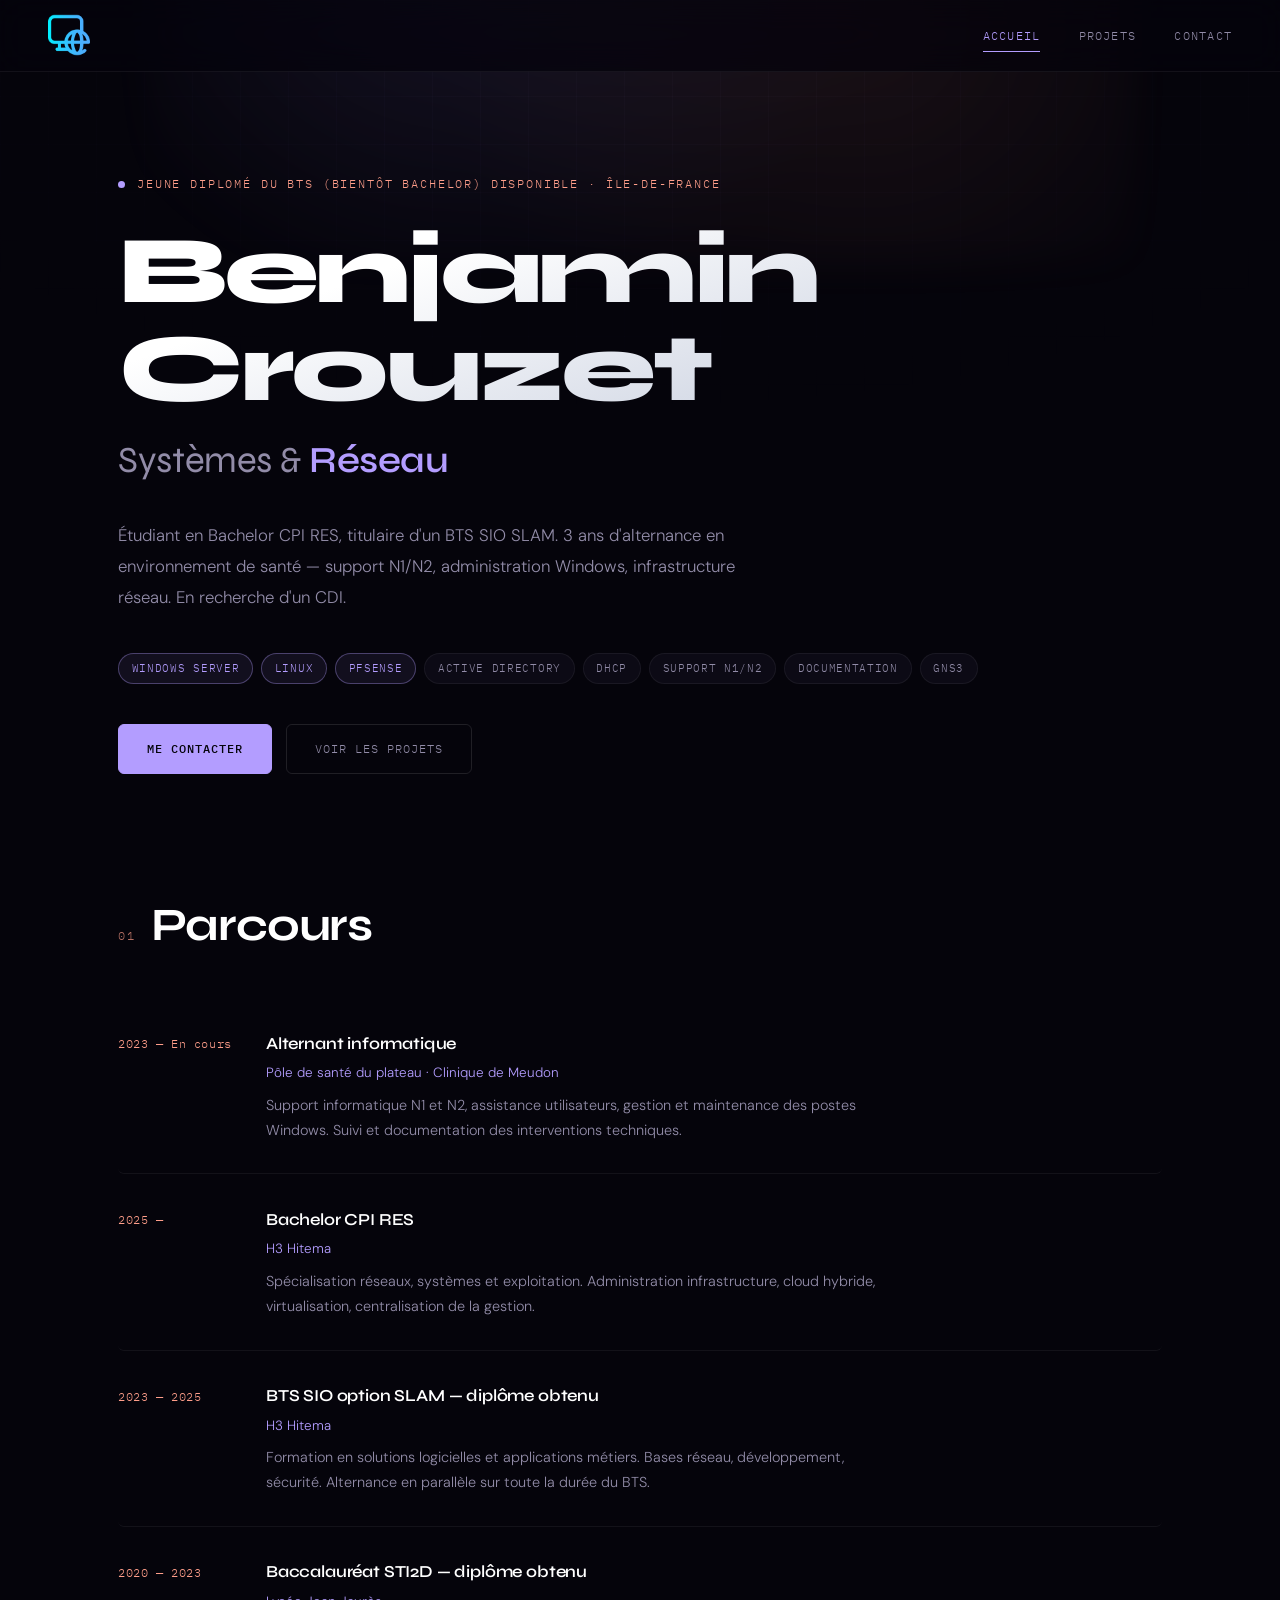
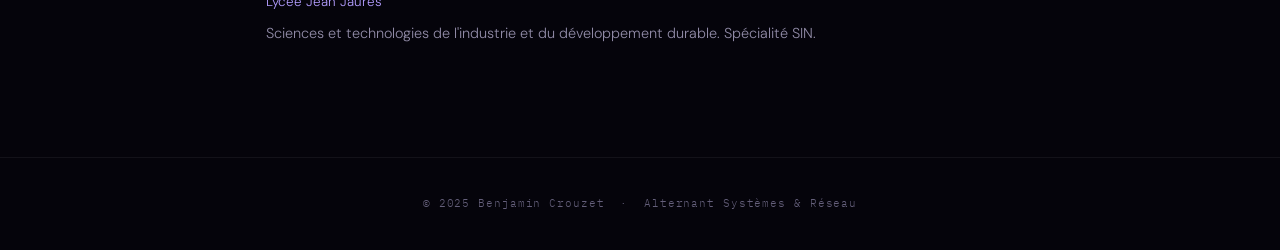
<file: portfolio/index.html>
<!DOCTYPE html>
<html lang="fr">
<head>
  <meta charset="UTF-8">
  <meta name="viewport" content="width=device-width, initial-scale=1.0">
  <title>Benjamin Crouzet — Accueil</title>
  <link rel="stylesheet" href="style.css">
</head>
<body>

<nav>
  <a href="index.html" class="nav-logo"><img src="./Assets/logo.png" alt="Logo Benjamin Crouzet"></a>
  <ul class="nav-links">
    <li><a href="index.html">accueil</a></li>
    <li><a href="projets.html">projets</a></li>
    <li><a href="contact.html">contact</a></li>
  </ul>
</nav>

<!-- ──────────── HERO ──────────── -->
<section id="accueil" class="page">
  <div class="hero-label">Jeune Diplomé du BTS (Bientôt Bachelor) disponible · Île-de-France</div>
  <h1>Benjamin<br>Crouzet</h1>
  <p class="hero-sub">Systèmes &amp; <span>Réseau</span></p>
  <p class="hero-bio">
    Étudiant en Bachelor CPI RES, titulaire d'un BTS SIO SLAM. 3 ans d'alternance
    en environnement de santé — support N1/N2, administration Windows, infrastructure réseau.
    En recherche d'un CDI.
  </p>

  <!-- ── BADGES COMPÉTENCES ──
       Pour ajouter une compétence : copier une ligne <span class="tag"> et changer le texte.
       Classe "accent" = mise en avant en vert, sans "accent" = discret.
  ── -->
  <div class="tags">
    <span class="tag accent">Windows Server</span>
    <span class="tag accent">Linux</span>
    <span class="tag accent">pfSense</span>
    <span class="tag">Active Directory</span>
    <span class="tag">DHCP</span>
    <span class="tag">Support N1/N2</span>
    <span class="tag">Documentation</span>
    <span class="tag">GNS3</span>
  </div>

  <div class="hero-cta">
    <a href="contact.html" class="btn btn-primary">Me contacter</a>
    <a href="projets.html" class="btn btn-ghost">Voir les projets</a>
  </div>
</section>

<!-- ──────────── PARCOURS ──────────── -->
<section class="page" style="padding-top: 0;">
  <div class="section-header reveal">
    <span class="section-num">01</span>
    <h2>Parcours</h2>
  </div>

  <!-- ── EXPÉRIENCES ──
       Pour ajouter une expérience : copier un bloc .xp-block complet et modifier le contenu.
       Ordre conseillé : du plus récent au plus ancien (top → bas).
  ── -->

  <div class="xp-block reveal">
    <div class="xp-date">2023 — En cours</div>
    <div class="xp-content">
      <h3>Alternant informatique</h3>
      <div class="xp-org">Pôle de santé du plateau · Clinique de Meudon</div>
      <p>Support informatique N1 et N2, assistance utilisateurs, gestion et maintenance des postes Windows.
      Suivi et documentation des interventions techniques.</p>
    </div>
  </div>

  <div class="xp-block reveal">
    <div class="xp-date">2025 —</div>
    <div class="xp-content">
      <h3>Bachelor CPI RES</h3>
      <div class="xp-org">H3 Hitema</div>
      <p>Spécialisation réseaux, systèmes et exploitation. Administration infrastructure,
      cloud hybride, virtualisation, centralisation de la gestion.</p>
    </div>
  </div>

  <div class="xp-block reveal">
    <div class="xp-date">2023 — 2025</div>
    <div class="xp-content">
      <h3>BTS SIO option SLAM — diplôme obtenu</h3>
      <div class="xp-org">H3 Hitema</div>
      <p>Formation en solutions logicielles et applications métiers. Bases réseau, développement, sécurité.
      Alternance en parallèle sur toute la durée du BTS.</p>
    </div>
  </div>

  <div class="xp-block reveal">
    <div class="xp-date">2020 — 2023</div>
    <div class="xp-content">
      <h3>Baccalauréat STI2D — diplôme obtenu</h3>
      <div class="xp-org">Lycée Jean Jaurès</div>
      <p>Sciences et technologies de l'industrie et du développement durable. Spécialité SIN.</p>
    </div>
  </div>

</section>

<footer>
  &copy; 2025 Benjamin Crouzet &nbsp;·&nbsp; Alternant Systèmes &amp; Réseau
</footer>

<script src="script.js"></script>
</body>
</html>
</file>
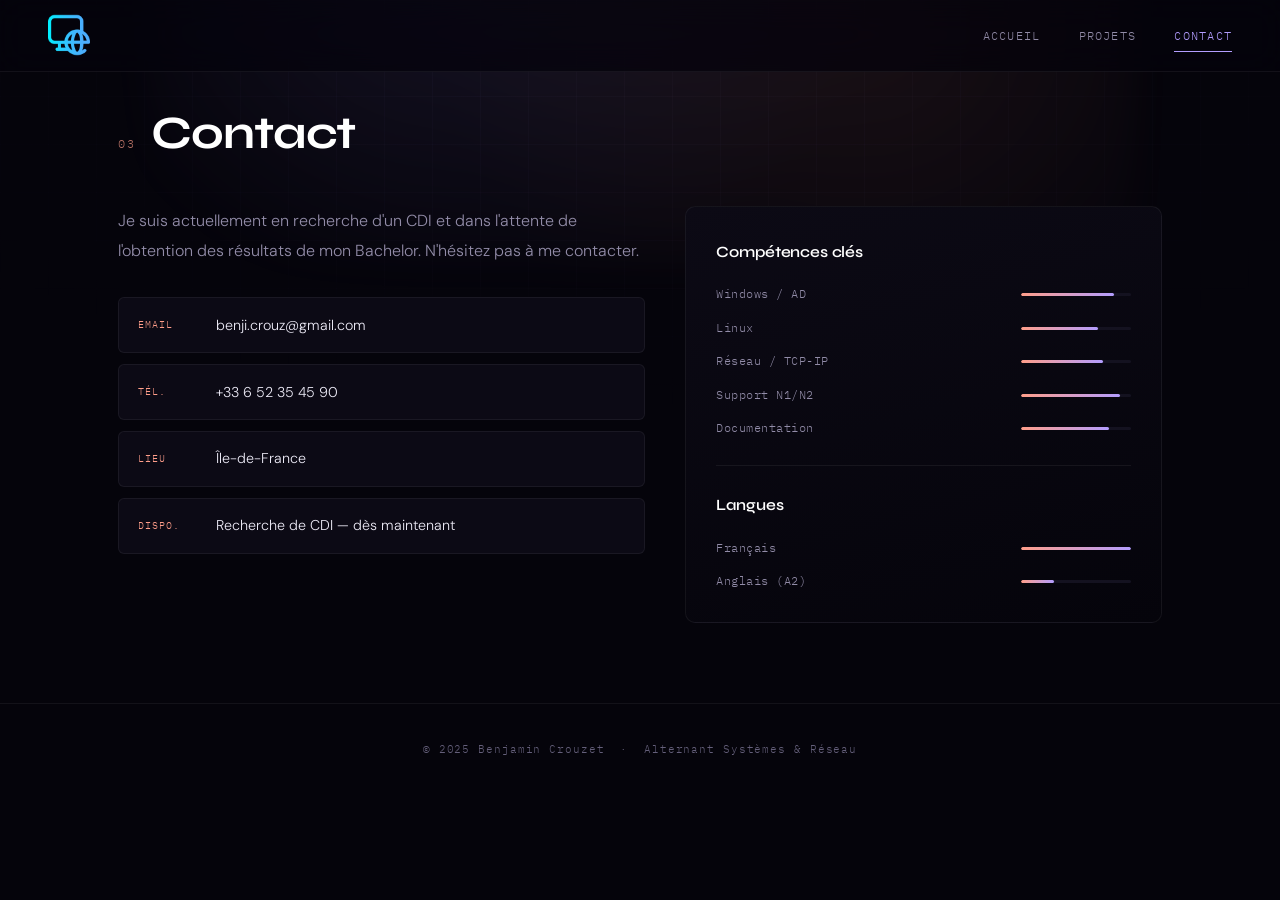
<file: portfolio/contact.html>
<!DOCTYPE html>
<html lang="fr">
<head>
  <meta charset="UTF-8">
  <meta name="viewport" content="width=device-width, initial-scale=1.0">
  <title>Benjamin Crouzet — Contact</title>
  <link rel="stylesheet" href="style.css">
</head>
<body>

<nav>
  <a href="index.html" class="nav-logo"><img src="./Assets/logo.png" alt="Logo Benjamin Crouzet"></a>
  <ul class="nav-links">
    <li><a href="index.html">accueil</a></li>
    <li><a href="projets.html">projets</a></li>
    <li><a href="contact.html">contact</a></li>
  </ul>
</nav>

<main class="page">
  <div class="section-header reveal">
    <span class="section-num">03</span>
    <h2>Contact</h2>
  </div>

  <div class="contact-grid">

    <!-- ── COLONNE GAUCHE : infos de contact ── -->
    <div class="contact-text reveal">
      <p>
        Je suis actuellement en recherche d'un CDI et dans l'attente de l'obtention des résultats de mon Bachelor.
        N'hésitez pas à me contacter.
      </p>

      <!-- ── LIENS DE CONTACT ──
           · Pour les <a> avec href="mailto:" ou "tel:", modifier l'adresse/numéro.
           · Pour un lien LinkedIn : remplacer href="#" par ton URL de profil.
           · Les blocs sans href (lieu, disponibilité) utilisent <div> à la place de <a>.
           · Pour supprimer un item : supprimer le bloc .contact-item entier.
      ── -->
      <div class="contact-links">

        <a href="mailto:benji.crouz@gmail.com" class="contact-item">
          <span class="ci-icon">email</span>
          benji.crouz@gmail.com
        </a>

        <a href="tel:+33652354590" class="contact-item">
          <span class="ci-icon">tél.</span>
          +33 6 52 35 45 90
        </a>

        <div class="contact-item">
          <span class="ci-icon">lieu</span>
          Île-de-France
        </div>

        <div class="contact-item">
          <span class="ci-icon">dispo.</span>
          Recherche de CDI — dès maintenant
        </div>

        <!-- Décommenter et remplir si tu as un LinkedIn ou GitHub
        <a href="https://linkedin.com/in/ton-profil" class="contact-item" target="_blank">
          <span class="ci-icon">linkedin</span>
          linkedin.com/in/ton-profil
        </a>
        <a href="https://github.com/ton-pseudo" class="contact-item" target="_blank">
          <span class="ci-icon">github</span>
          github.com/ton-pseudo
        </a>
        -->

      </div>
    </div>

    <!-- ── COLONNE DROITE : compétences + langues ── -->
    <div class="contact-aside reveal">
      <h3>Compétences clés</h3>

      <!-- ── BARRES DE COMPÉTENCES ──
           · Modifier le texte du <span> pour changer le nom de la compétence.
           · Modifier width:XX% dans .skill-fill pour ajuster le niveau affiché.
           · Pour ajouter : copier un .skill-item et modifier texte + pourcentage.
           · Pour supprimer : supprimer le .skill-item entier.
      ── -->
      <div class="skill-list">
        <div class="skill-item">
          <span>Windows / AD</span>
          <div class="skill-bar"><div class="skill-fill" style="width:85%"></div></div>
        </div>
        <div class="skill-item">
          <span>Linux</span>
          <div class="skill-bar"><div class="skill-fill" style="width:70%"></div></div>
        </div>
        <div class="skill-item">
          <span>Réseau / TCP-IP</span>
          <div class="skill-bar"><div class="skill-fill" style="width:75%"></div></div>
        </div>
        <div class="skill-item">
          <span>Support N1/N2</span>
          <div class="skill-bar"><div class="skill-fill" style="width:90%"></div></div>
        </div>
        <div class="skill-item">
          <span>Documentation</span>
          <div class="skill-bar"><div class="skill-fill" style="width:80%"></div></div>
        </div>
      </div>

      <div class="lang-block">
        <h3>Langues</h3>
        <div class="skill-list">
          <div class="skill-item">
            <span>Français</span>
            <div class="skill-bar"><div class="skill-fill" style="width:100%"></div></div>
          </div>
          <div class="skill-item">
            <span>Anglais (A2)</span>
            <div class="skill-bar"><div class="skill-fill" style="width:30%"></div></div>
          </div>
        </div>
      </div>

    </div>

  </div>
</main>

<footer>
  &copy; 2025 Benjamin Crouzet &nbsp;·&nbsp; Alternant Systèmes &amp; Réseau
</footer>

<script src="script.js"></script>
</body>
</html>
</file>
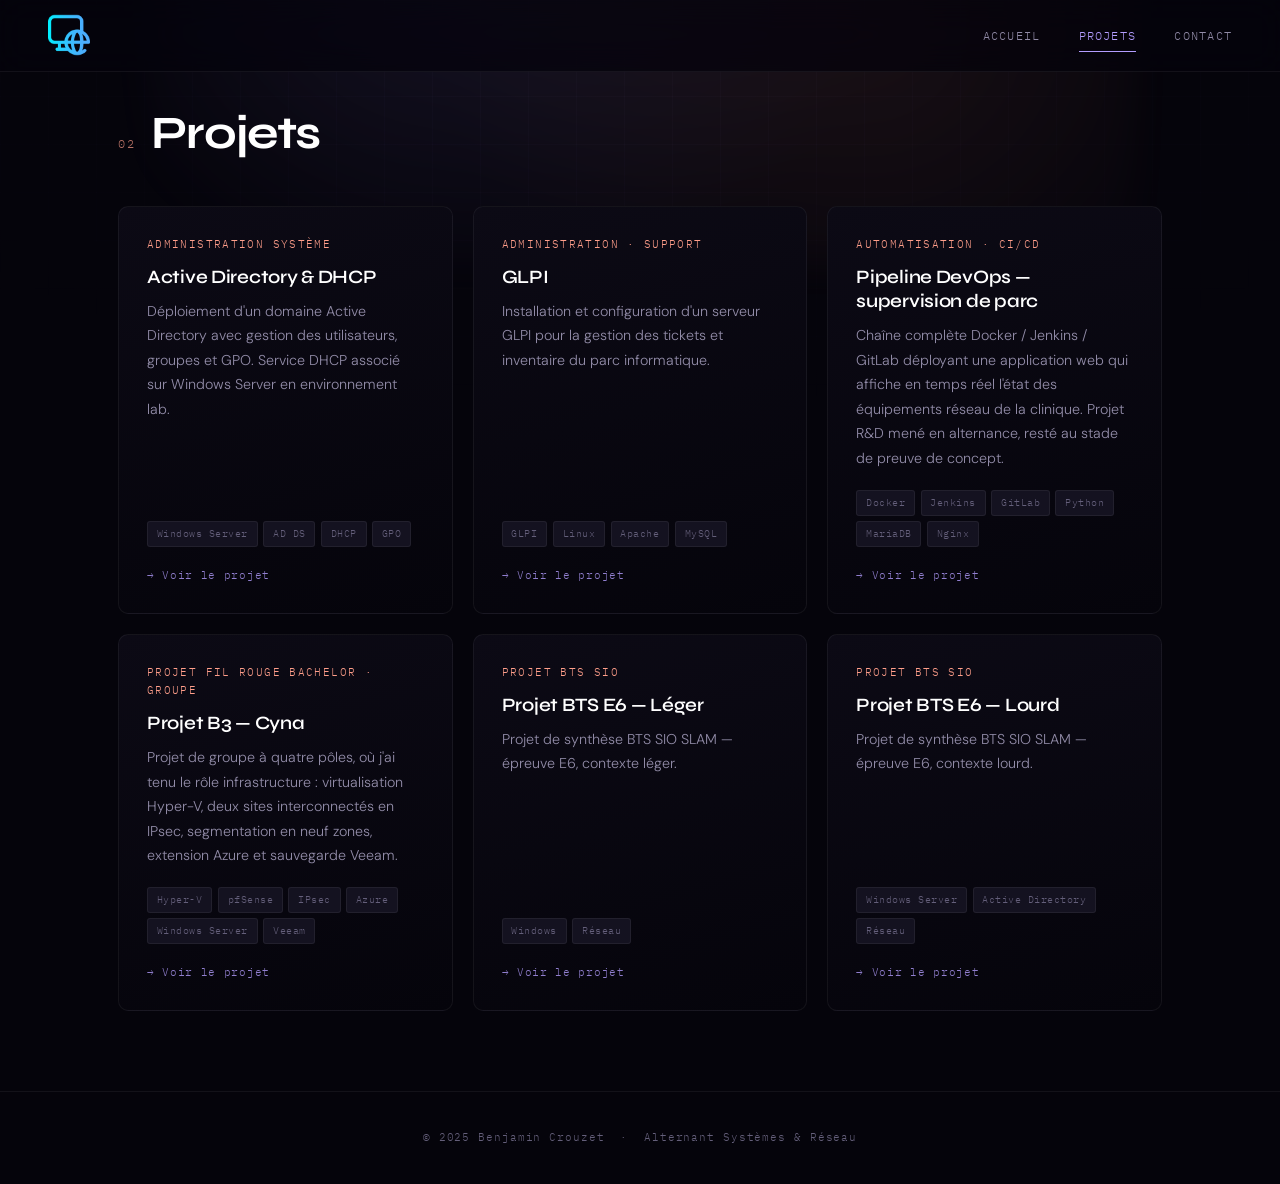
<file: portfolio/projets.html>
<!DOCTYPE html>
<html lang="fr">
<head>
  <meta charset="UTF-8">
  <meta name="viewport" content="width=device-width, initial-scale=1.0">
  <title>Benjamin Crouzet — Projets</title>
  <link rel="stylesheet" href="style.css">
</head>
<body>

<nav>
  <a href="index.html" class="nav-logo"><img src="./Assets/logo.png" alt="Logo Benjamin Crouzet"></a>
  <ul class="nav-links">
    <li><a href="index.html">accueil</a></li>
    <li><a href="projets.html">projets</a></li>
    <li><a href="contact.html">contact</a></li>
  </ul>
</nav>

<main class="page">
  <div class="section-header reveal">
    <span class="section-num">02</span>
    <h2>Projets</h2>
  </div>

  <!-- ═══════════════════════════════════════════════════════
       AJOUTER UN PROJET
       ───────────────────────────────────────────────────────
       Copier un bloc .project-card complet et le coller ici.
       · .project-type  → catégorie
       · h3             → nom du projet
       · p              → description courte
       · .stack-tag     → une balise par techno
       · .project-link  → pointe vers Projets/NomDuFichier.html
  ═══════════════════════════════════════════════════════ -->

  <div class="projects-grid">

    <!-- PROJET 1 -->
    <div class="project-card reveal">
      <div class="project-type">Administration système</div>
      <h3>Active Directory &amp; DHCP</h3>
      <p>Déploiement d'un domaine Active Directory avec gestion des utilisateurs, groupes et GPO.
      Service DHCP associé sur Windows Server en environnement lab.</p>
      <div class="project-stack">
        <span class="stack-tag">Windows Server</span>
        <span class="stack-tag">AD DS</span>
        <span class="stack-tag">DHCP</span>
        <span class="stack-tag">GPO</span>
      </div>
      <a href="Projets/Active_Directory_&_DHCP.html" class="project-link">→ Voir le projet</a>
    </div>

    <!-- PROJET 2 -->
    <div class="project-card reveal">
      <div class="project-type">Administration · Support</div>
      <h3>GLPI</h3>
      <p>Installation et configuration d'un serveur GLPI pour la gestion des tickets
      et inventaire du parc informatique.</p>
      <div class="project-stack">
        <span class="stack-tag">GLPI</span>
        <span class="stack-tag">Linux</span>
        <span class="stack-tag">Apache</span>
        <span class="stack-tag">MySQL</span>
      </div>
      <a href="Projets/GLPI.html" class="project-link">→ Voir le projet</a>
    </div>

    <!-- PROJET 3 -->
    <div class="project-card reveal">
      <div class="project-type">Automatisation · CI/CD</div>
      <h3>Pipeline DevOps — supervision de parc</h3>
      <p>Chaîne complète Docker / Jenkins / GitLab déployant une application web
      qui affiche en temps réel l'état des équipements réseau de la clinique.
      Projet R&amp;D mené en alternance, resté au stade de preuve de concept.</p>
      <div class="project-stack">
        <span class="stack-tag">Docker</span>
        <span class="stack-tag">Jenkins</span>
        <span class="stack-tag">GitLab</span>
        <span class="stack-tag">Python</span>
        <span class="stack-tag">MariaDB</span>
        <span class="stack-tag">Nginx</span>
      </div>
      <a href="Projets/DevOps.html" class="project-link">→ Voir le projet</a>
    </div>

    <!-- PROJET 4 -->
    <div class="project-card reveal">
      <div class="project-type">Projet fil rouge Bachelor · Groupe</div>
      <h3>Projet B3 — Cyna</h3>
      <p>Projet de groupe à quatre pôles, où j'ai tenu le rôle infrastructure :
      virtualisation Hyper-V, deux sites interconnectés en IPsec, segmentation en
      neuf zones, extension Azure et sauvegarde Veeam.</p>
      <div class="project-stack">
        <span class="stack-tag">Hyper-V</span>
        <span class="stack-tag">pfSense</span>
        <span class="stack-tag">IPsec</span>
        <span class="stack-tag">Azure</span>
        <span class="stack-tag">Windows Server</span>
        <span class="stack-tag">Veeam</span>
      </div>
      <a href="Projets/Projet_B3_Cyna.html" class="project-link">→ Voir le projet</a>
    </div>

    <!-- PROJET 5 -->
    <div class="project-card reveal">
      <div class="project-type">Projet BTS SIO</div>
      <h3>Projet BTS E6 — Léger</h3>
      <p>Projet de synthèse BTS SIO SLAM — épreuve E6, contexte léger.</p>
      <div class="project-stack">
        <span class="stack-tag">Windows</span>
        <span class="stack-tag">Réseau</span>
      </div>
      <a href="Projets/Projet_BTS_E6_leger.html" class="project-link">→ Voir le projet</a>
    </div>

    <!-- PROJET 6 -->
    <div class="project-card reveal">
      <div class="project-type">Projet BTS SIO</div>
      <h3>Projet BTS E6 — Lourd</h3>
      <p>Projet de synthèse BTS SIO SLAM — épreuve E6, contexte lourd.</p>
      <div class="project-stack">
        <span class="stack-tag">Windows Server</span>
        <span class="stack-tag">Active Directory</span>
        <span class="stack-tag">Réseau</span>
      </div>
      <a href="Projets/Projet_BTS_E6_lourd.html" class="project-link">→ Voir le projet</a>
    </div>

    <!-- ── MODÈLE VIDE — copier ce bloc pour ajouter un projet ──
    <div class="project-card reveal">
      <div class="project-type">Catégorie</div>
      <h3>Nom du projet</h3>
      <p>Description courte.</p>
      <div class="project-stack">
        <span class="stack-tag">Techno 1</span>
        <span class="stack-tag">Techno 2</span>
      </div>
      <a href="Projets/NomDuFichier.html" class="project-link">→ Voir le projet</a>
    </div>
    ── -->

  </div>
</main>

<footer>
  &copy; 2025 Benjamin Crouzet &nbsp;·&nbsp; Alternant Systèmes &amp; Réseau
</footer>

<script src="script.js"></script>
</body>
</html>
</file>
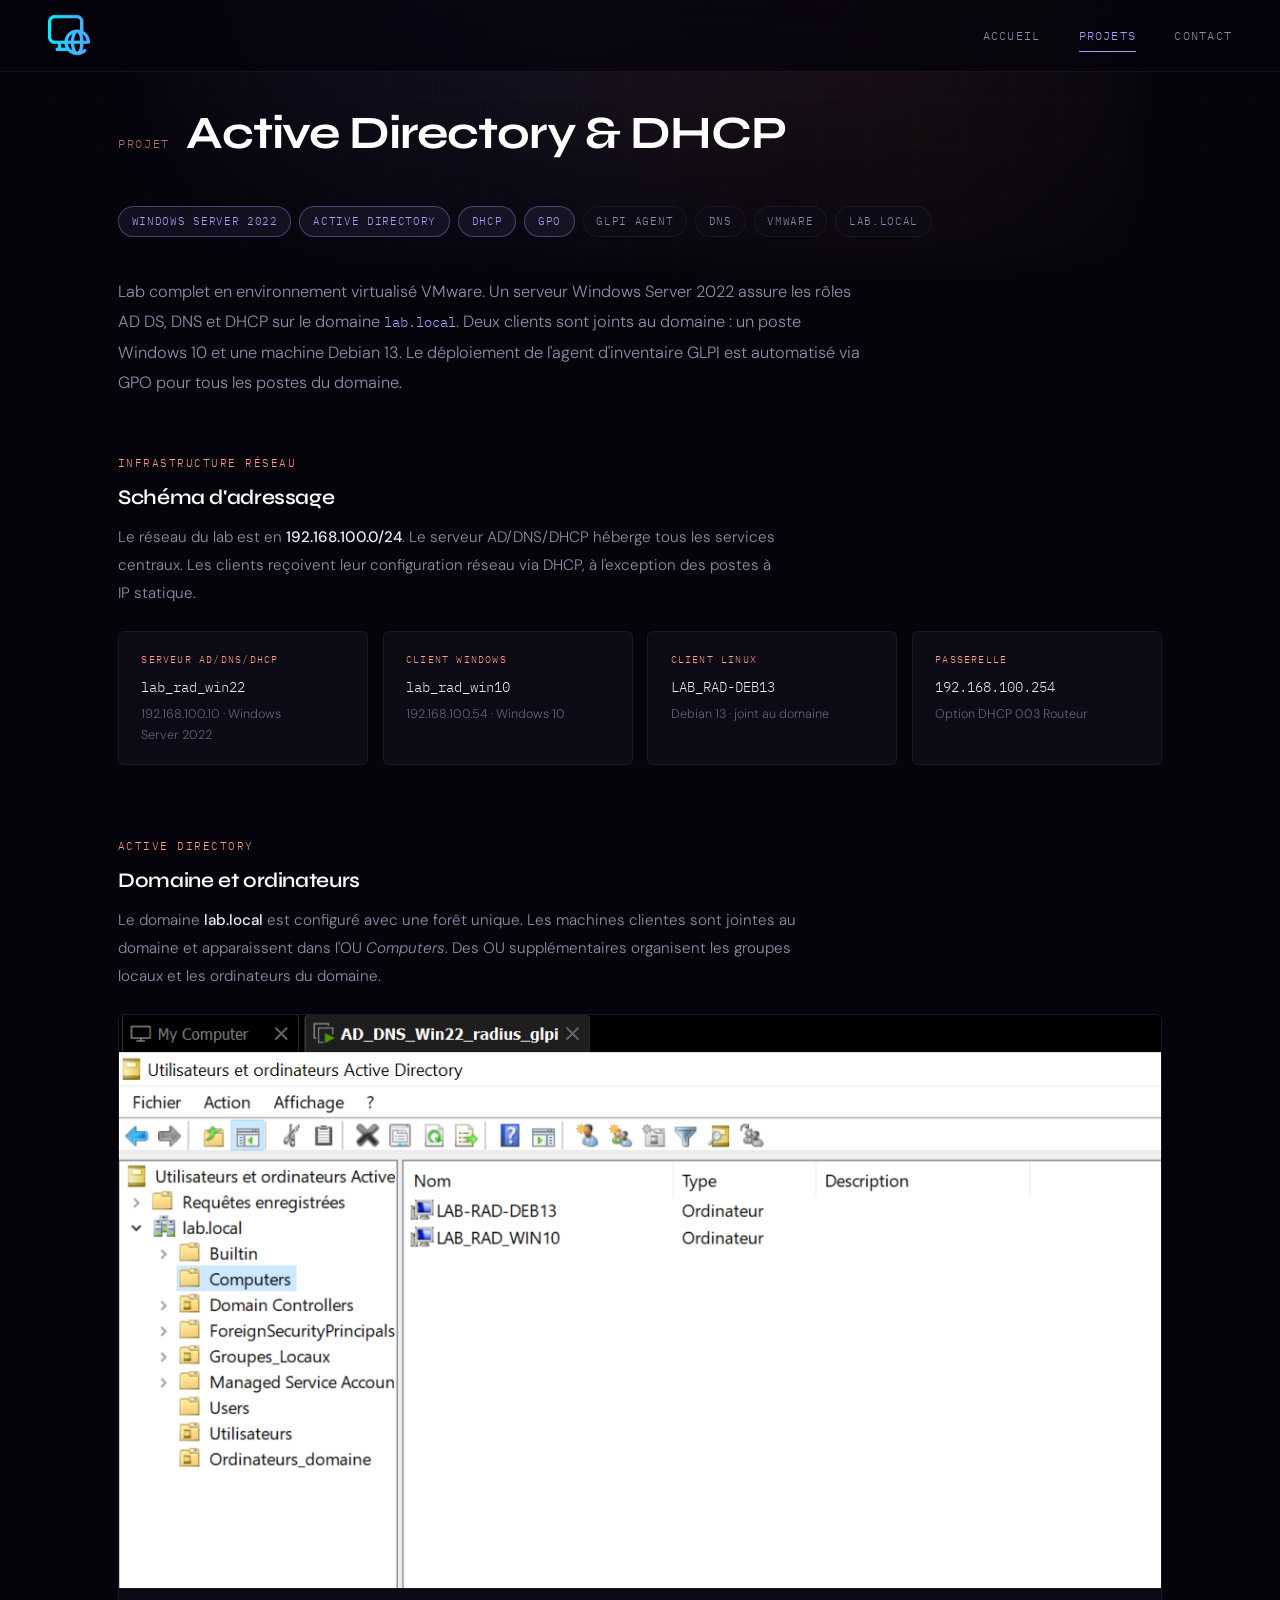
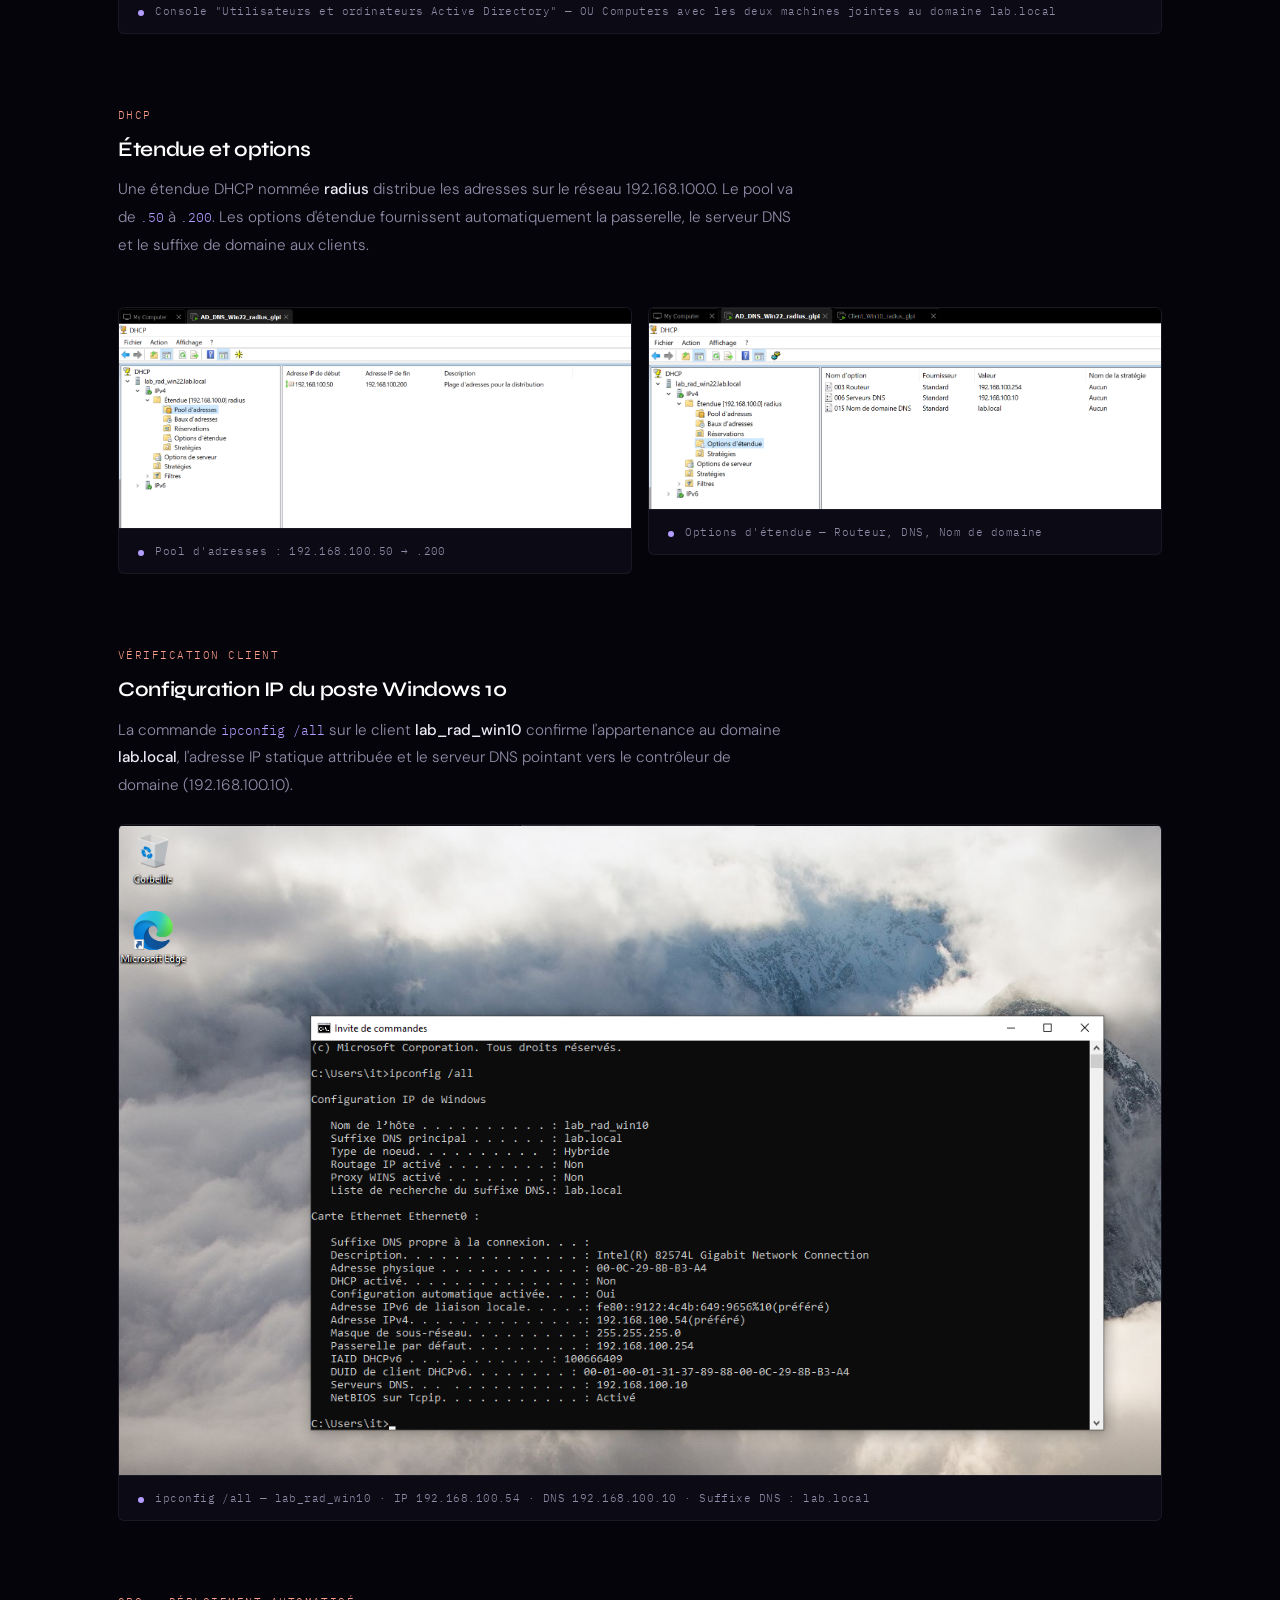
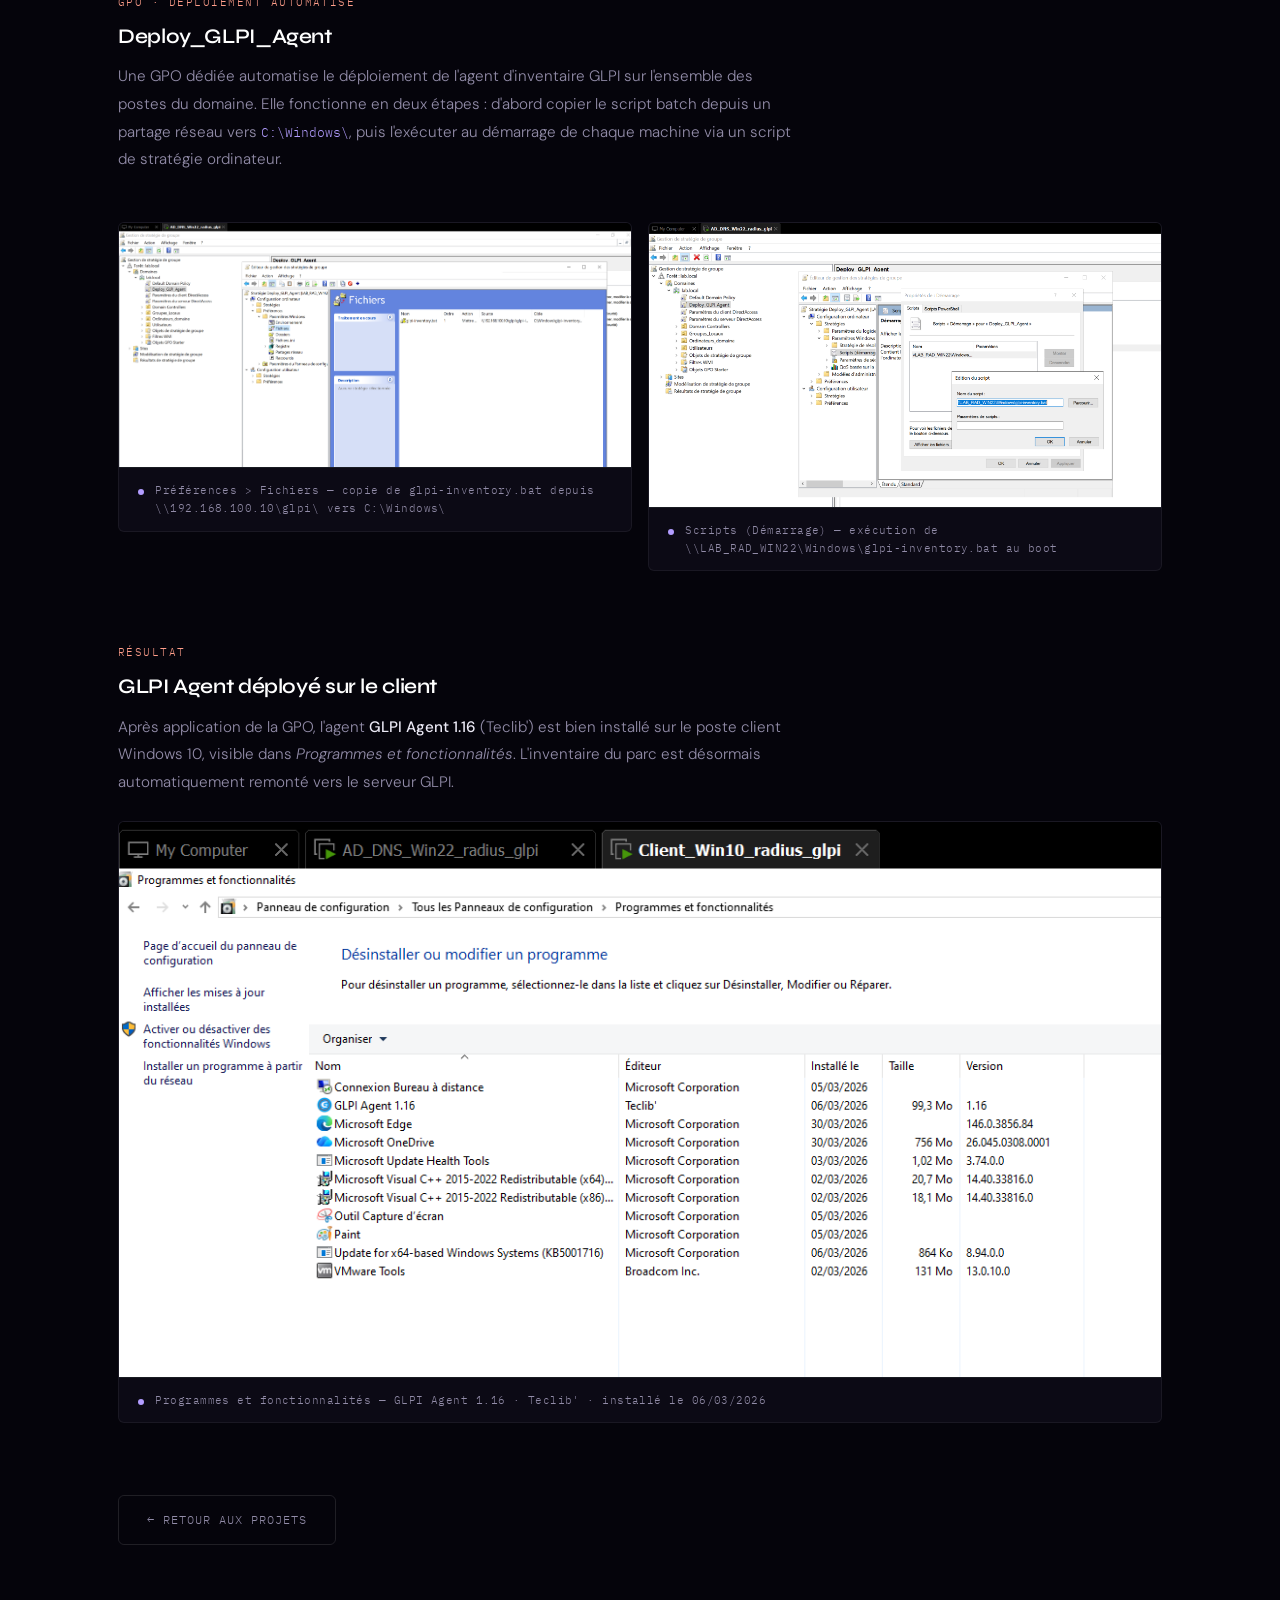
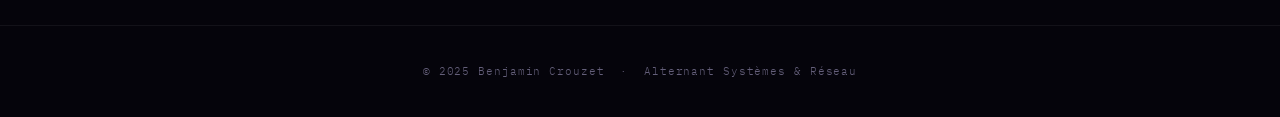
<file: portfolio/Projets/Active_Directory_&_DHCP.html>
<!DOCTYPE html>
<html lang="fr">
<head>
  <meta charset="UTF-8">
  <meta name="viewport" content="width=device-width, initial-scale=1.0">
  <title>Benjamin Crouzet — Active Directory & DHCP</title>
  <link rel="stylesheet" href="../style.css">
</head>
<body>

<nav>
  <a href="../index.html" class="nav-logo"><img src="../Assets/logo.png" alt="Logo Benjamin Crouzet"></a>
  <ul class="nav-links">
    <li><a href="../index.html">accueil</a></li>
    <li><a href="../projets.html">projets</a></li>
    <li><a href="../contact.html">contact</a></li>
  </ul>
</nav>

<main class="page">

  <!-- ── EN-TÊTE ── -->
  <div class="section-header reveal">
    <span class="section-num">projet</span>
    <h2>Active Directory &amp; DHCP</h2>
  </div>

  <div class="tags reveal">
    <span class="tag accent">Windows Server 2022</span>
    <span class="tag accent">Active Directory</span>
    <span class="tag accent">DHCP</span>
    <span class="tag accent">GPO</span>
    <span class="tag">GLPI Agent</span>
    <span class="tag">DNS</span>
    <span class="tag">VMware</span>
    <span class="tag">lab.local</span>
  </div>

  <p class="project-intro reveal">
    Lab complet en environnement virtualisé VMware. Un serveur Windows Server 2022 assure les rôles
    AD DS, DNS et DHCP sur le domaine <code style="color:var(--accent);font-family:var(--mono)">lab.local</code>.
    Deux clients sont joints au domaine : un poste Windows 10 et une machine Debian 13.
    Le déploiement de l'agent d'inventaire GLPI est automatisé via GPO pour tous les postes du domaine.
  </p>

  <!-- ────────────────────────────────────────────
       1. INFRASTRUCTURE
  ──────────────────────────────────────────── -->
  <div class="section-block reveal">
    <div class="block-label">Infrastructure réseau</div>
    <h3>Schéma d'adressage</h3>
    <p>Le réseau du lab est en <strong style="color:var(--text)">192.168.100.0/24</strong>.
    Le serveur AD/DNS/DHCP héberge tous les services centraux. Les clients reçoivent
    leur configuration réseau via DHCP, à l'exception des postes à IP statique.</p>

    <div class="infra-grid">
      <div class="infra-card">
        <div class="ic-label">Serveur AD/DNS/DHCP</div>
        <div class="ic-value">lab_rad_win22</div>
        <p>192.168.100.10 · Windows Server 2022</p>
      </div>
      <div class="infra-card">
        <div class="ic-label">Client Windows</div>
        <div class="ic-value">lab_rad_win10</div>
        <p>192.168.100.54 · Windows 10</p>
      </div>
      <div class="infra-card">
        <div class="ic-label">Client Linux</div>
        <div class="ic-value">LAB_RAD-DEB13</div>
        <p>Debian 13 · joint au domaine</p>
      </div>
      <div class="infra-card">
        <div class="ic-label">Passerelle</div>
        <div class="ic-value">192.168.100.254</div>
        <p>Option DHCP 003 Routeur</p>
      </div>
    </div>
  </div>

  <!-- ────────────────────────────────────────────
       2. ACTIVE DIRECTORY
  ──────────────────────────────────────────── -->
  <div class="section-block reveal">
    <div class="block-label">Active Directory</div>
    <h3>Domaine et ordinateurs</h3>
    <p>Le domaine <strong style="color:var(--text)">lab.local</strong> est configuré avec une forêt unique.
    Les machines clientes sont jointes au domaine et apparaissent dans l'OU <em>Computers</em>.
    Des OU supplémentaires organisent les groupes locaux et les ordinateurs du domaine.</p>

    <div class="screenshot-block">
      <!-- Renommer le fichier correspondant en "ad_computers.png" et le placer dans Assets/AD/ -->
      <img src="../Assets/AD/ad_computers.png" alt="Utilisateurs et ordinateurs Active Directory — OU Computers avec LAB_RAD-DEB13 et LAB_RAD_WIN10">
      <div class="screenshot-caption">
        Console "Utilisateurs et ordinateurs Active Directory" — OU Computers avec les deux machines jointes au domaine lab.local
      </div>
    </div>
  </div>

  <!-- ────────────────────────────────────────────
       3. DHCP
  ──────────────────────────────────────────── -->
  <div class="section-block reveal">
    <div class="block-label">DHCP</div>
    <h3>Étendue et options</h3>
    <p>Une étendue DHCP nommée <strong style="color:var(--text)">radius</strong> distribue les adresses
    sur le réseau 192.168.100.0. Le pool va de <code style="color:var(--accent);font-family:var(--mono)">.50</code> à
    <code style="color:var(--accent);font-family:var(--mono)">.200</code>. Les options d'étendue fournissent
    automatiquement la passerelle, le serveur DNS et le suffixe de domaine aux clients.</p>

    <div class="screenshots-row">
      <div class="screenshot-block">
        <!-- Renommer en "dhcp_pool.png" -->
        <img src="../Assets/AD/dhcp_pool.png" alt="DHCP — Pool d'adresses 192.168.100.50 à 192.168.100.200">
        <div class="screenshot-caption">Pool d'adresses : 192.168.100.50 → .200</div>
      </div>
      <div class="screenshot-block">
        <!-- Renommer en "dhcp_options.png" -->
        <img src="../Assets/AD/dhcp_options.png" alt="DHCP — Options d'étendue : routeur, DNS, domaine">
        <div class="screenshot-caption">Options d'étendue — Routeur, DNS, Nom de domaine</div>
      </div>
    </div>
  </div>

  <!-- ────────────────────────────────────────────
       4. CLIENT — IPCONFIG
  ──────────────────────────────────────────── -->
  <div class="section-block reveal">
    <div class="block-label">Vérification client</div>
    <h3>Configuration IP du poste Windows 10</h3>
    <p>La commande <code style="color:var(--accent);font-family:var(--mono)">ipconfig /all</code> sur le client
    <strong style="color:var(--text)">lab_rad_win10</strong> confirme l'appartenance au domaine
    <strong style="color:var(--text)">lab.local</strong>, l'adresse IP statique attribuée et le serveur DNS
    pointant vers le contrôleur de domaine (192.168.100.10).</p>

    <div class="screenshot-block">
      <!-- Renommer en "client_ipconfig.png" -->
      <img src="../Assets/AD/client_ipconfig.png" alt="ipconfig /all sur lab_rad_win10 — IP 192.168.100.54, DNS 192.168.100.10, domaine lab.local">
      <div class="screenshot-caption">
        ipconfig /all — lab_rad_win10 · IP 192.168.100.54 · DNS 192.168.100.10 · Suffixe DNS : lab.local
      </div>
    </div>
  </div>

  <!-- ────────────────────────────────────────────
       5. GPO — DÉPLOIEMENT GLPI
  ──────────────────────────────────────────── -->
  <div class="section-block reveal">
    <div class="block-label">GPO · Déploiement automatisé</div>
    <h3>Deploy_GLPI_Agent</h3>
    <p>Une GPO dédiée automatise le déploiement de l'agent d'inventaire GLPI sur l'ensemble des postes du domaine.
    Elle fonctionne en deux étapes : d'abord copier le script batch depuis un partage réseau vers
    <code style="color:var(--accent);font-family:var(--mono)">C:\Windows\</code>, puis l'exécuter au démarrage
    de chaque machine via un script de stratégie ordinateur.</p>

    <div class="screenshots-row">
      <div class="screenshot-block">
        <!-- Renommer en "gpo_fichiers.png" -->
        <img src="../Assets/AD/gpo_fichiers.png" alt="GPO Deploy_GLPI_Agent — Préférences Fichiers : copie glpi-inventory.bat depuis le partage réseau">
        <div class="screenshot-caption">
          Préférences &gt; Fichiers — copie de glpi-inventory.bat depuis \\192.168.100.10\glpi\ vers C:\Windows\
        </div>
      </div>
      <div class="screenshot-block">
        <!-- Renommer en "gpo_script.png" -->
        <img src="../Assets/AD/gpo_script.png" alt="GPO Deploy_GLPI_Agent — Script de démarrage glpi-inventory.bat">
        <div class="screenshot-caption">
          Scripts (Démarrage) — exécution de \\LAB_RAD_WIN22\Windows\glpi-inventory.bat au boot
        </div>
      </div>
    </div>
  </div>

  <!-- ────────────────────────────────────────────
       6. RÉSULTAT — GLPI AGENT INSTALLÉ
  ──────────────────────────────────────────── -->
  <div class="section-block reveal">
    <div class="block-label">Résultat</div>
    <h3>GLPI Agent déployé sur le client</h3>
    <p>Après application de la GPO, l'agent <strong style="color:var(--text)">GLPI Agent 1.16</strong>
    (Teclib') est bien installé sur le poste client Windows 10, visible dans
    <em>Programmes et fonctionnalités</em>. L'inventaire du parc est désormais automatiquement
    remonté vers le serveur GLPI.</p>

    <div class="screenshot-block">
      <!-- Renommer en "glpi_agent_installed.png" -->
      <img src="../Assets/AD/glpi_agent_installed.png" alt="Programmes et fonctionnalités — GLPI Agent 1.16 installé sur le client Windows 10">
      <div class="screenshot-caption">
        Programmes et fonctionnalités — GLPI Agent 1.16 · Teclib' · installé le 06/03/2026
      </div>
    </div>
  </div>

  <!-- ── Retour ── -->
  <div class="reveal" style="margin-top: 2rem;">
    <a href="../projets.html" class="btn btn-ghost">← Retour aux projets</a>
  </div>

</main>

<footer>
  &copy; 2025 Benjamin Crouzet &nbsp;·&nbsp; Alternant Systèmes &amp; Réseau
</footer>

<script src="../script.js"></script>
</body>
</html>
</file>
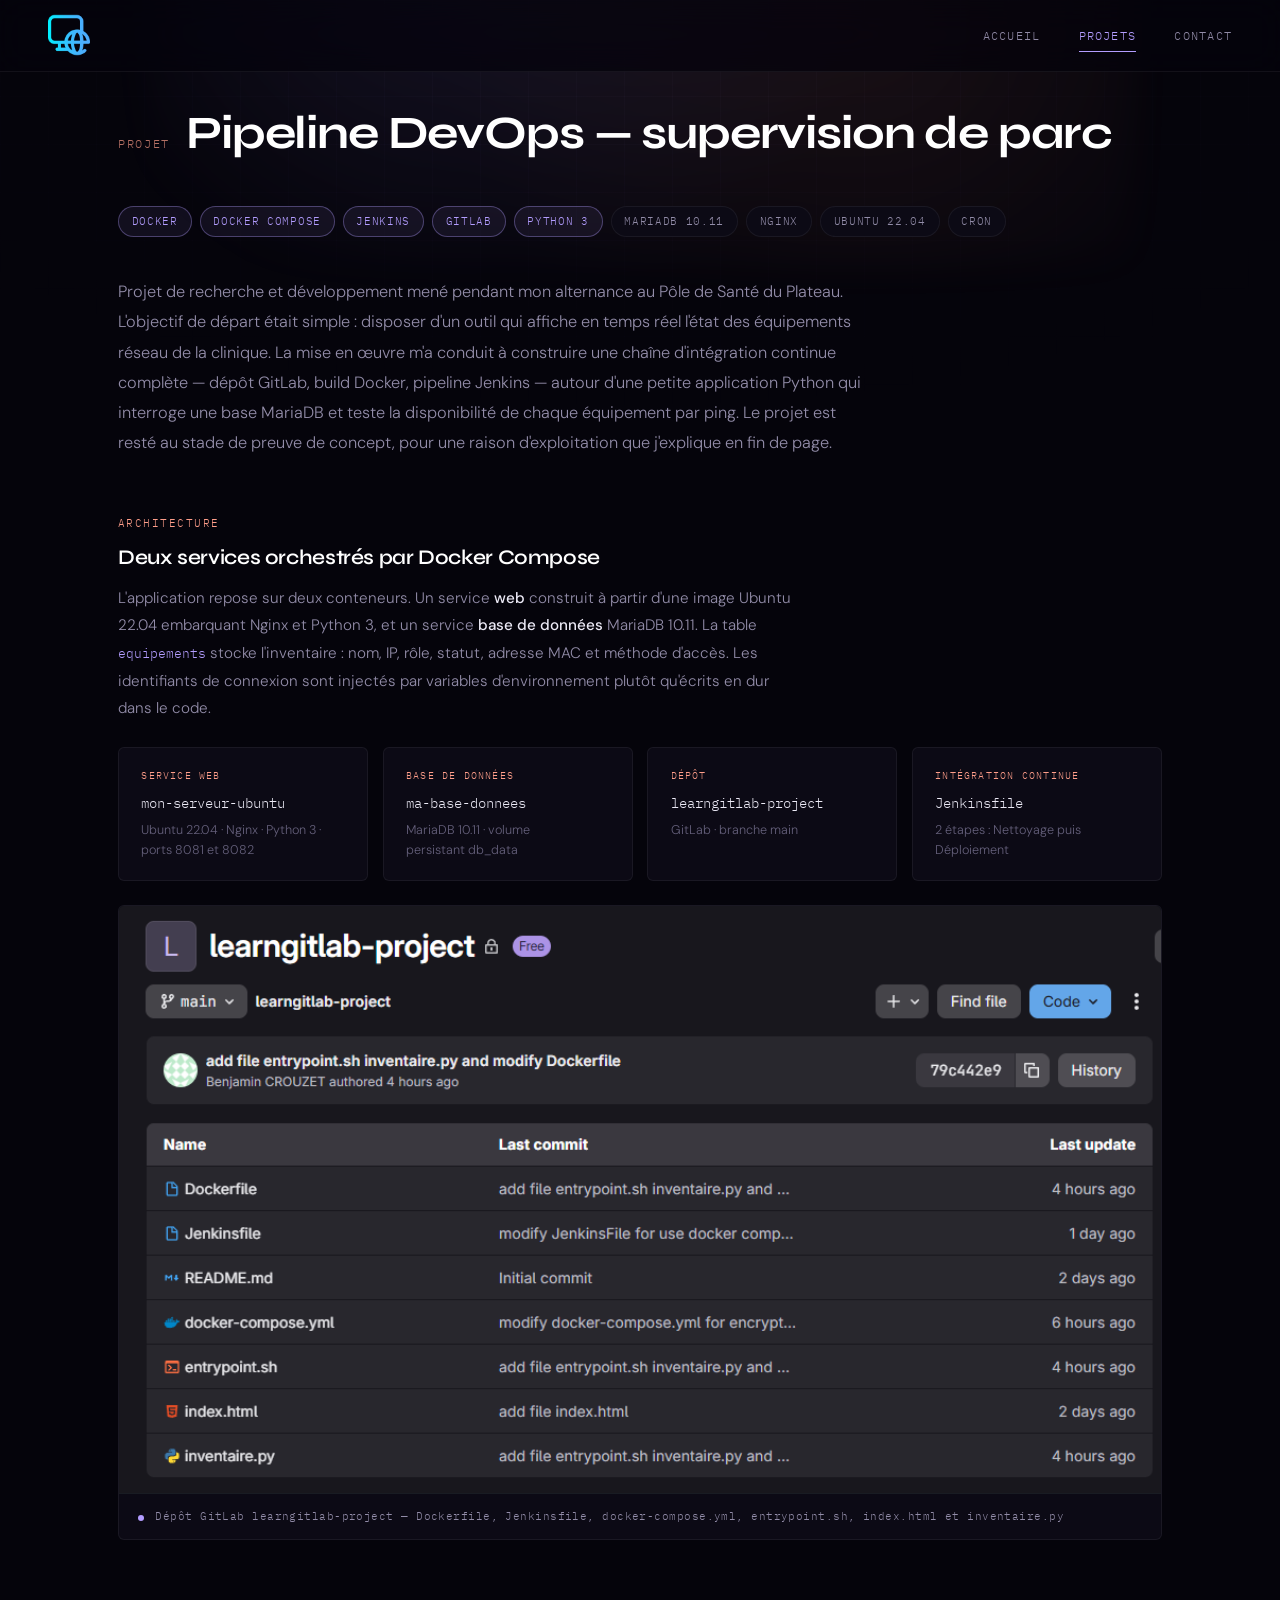
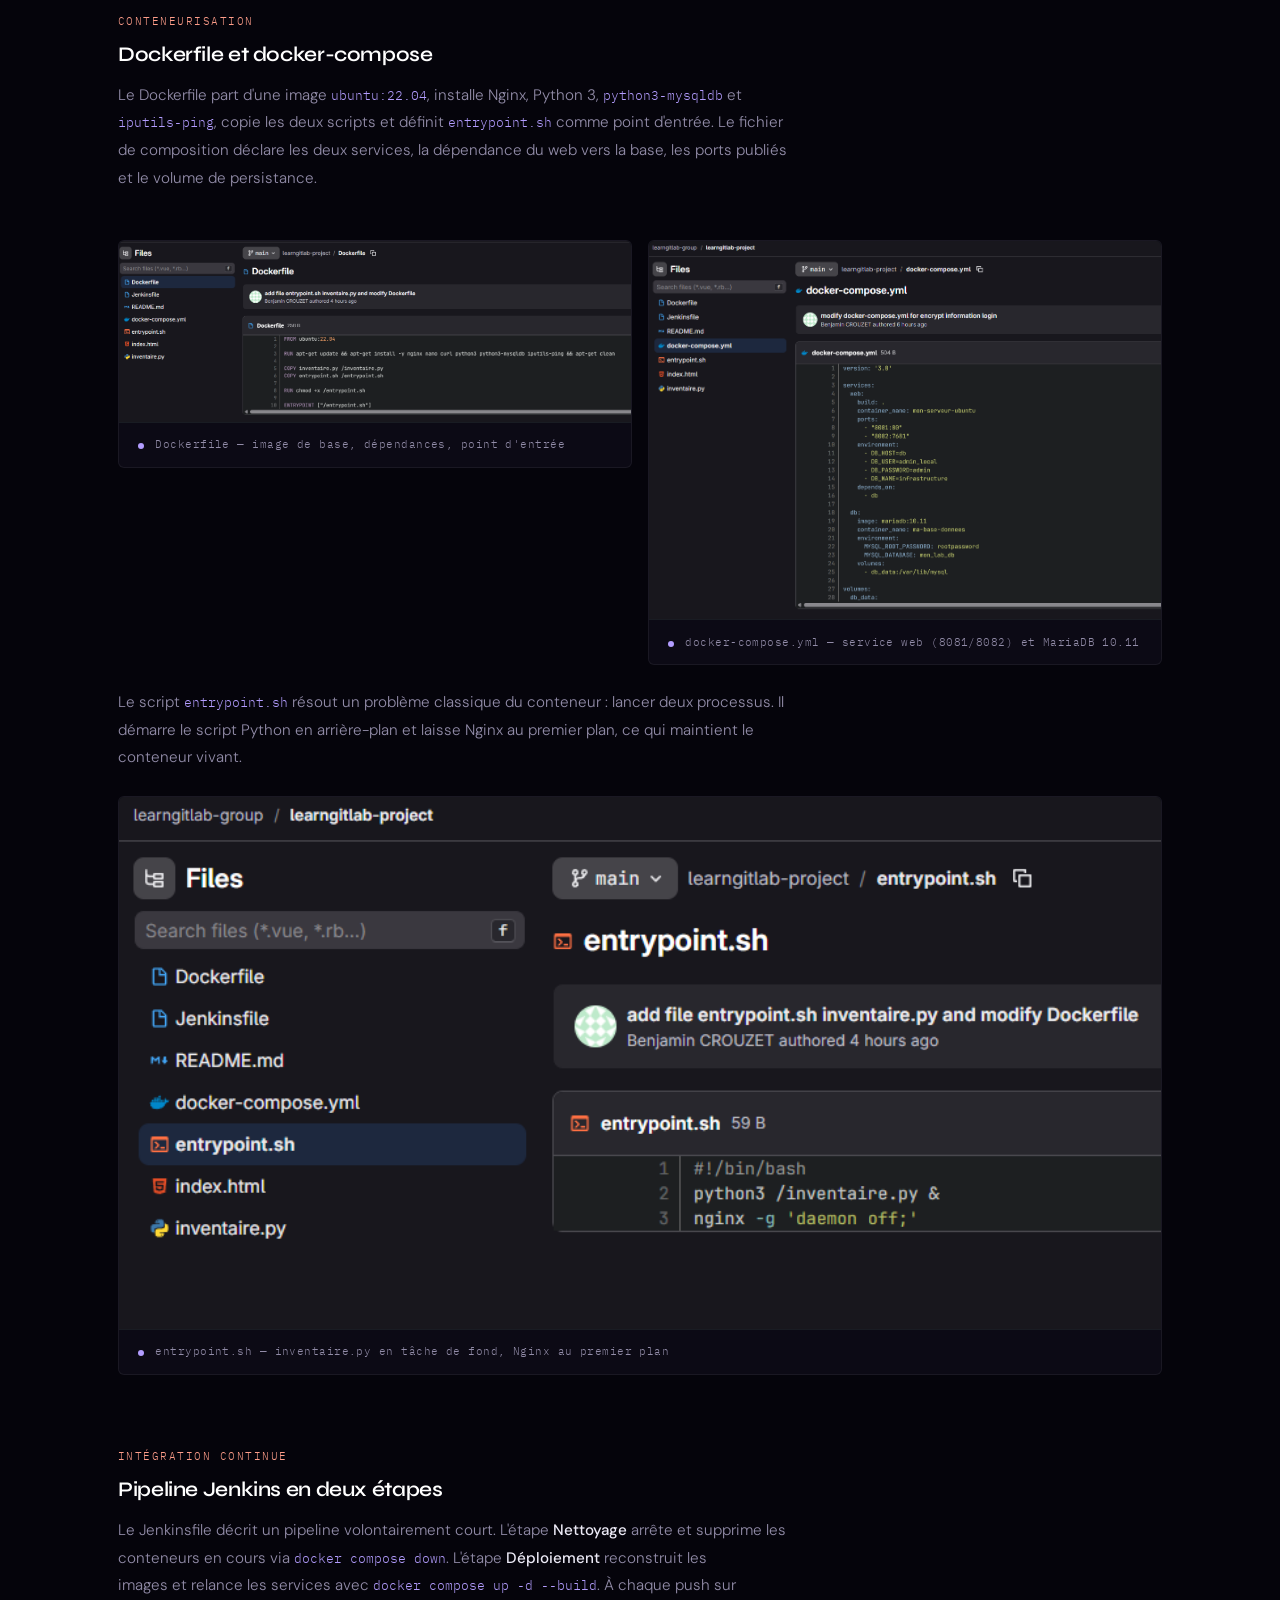
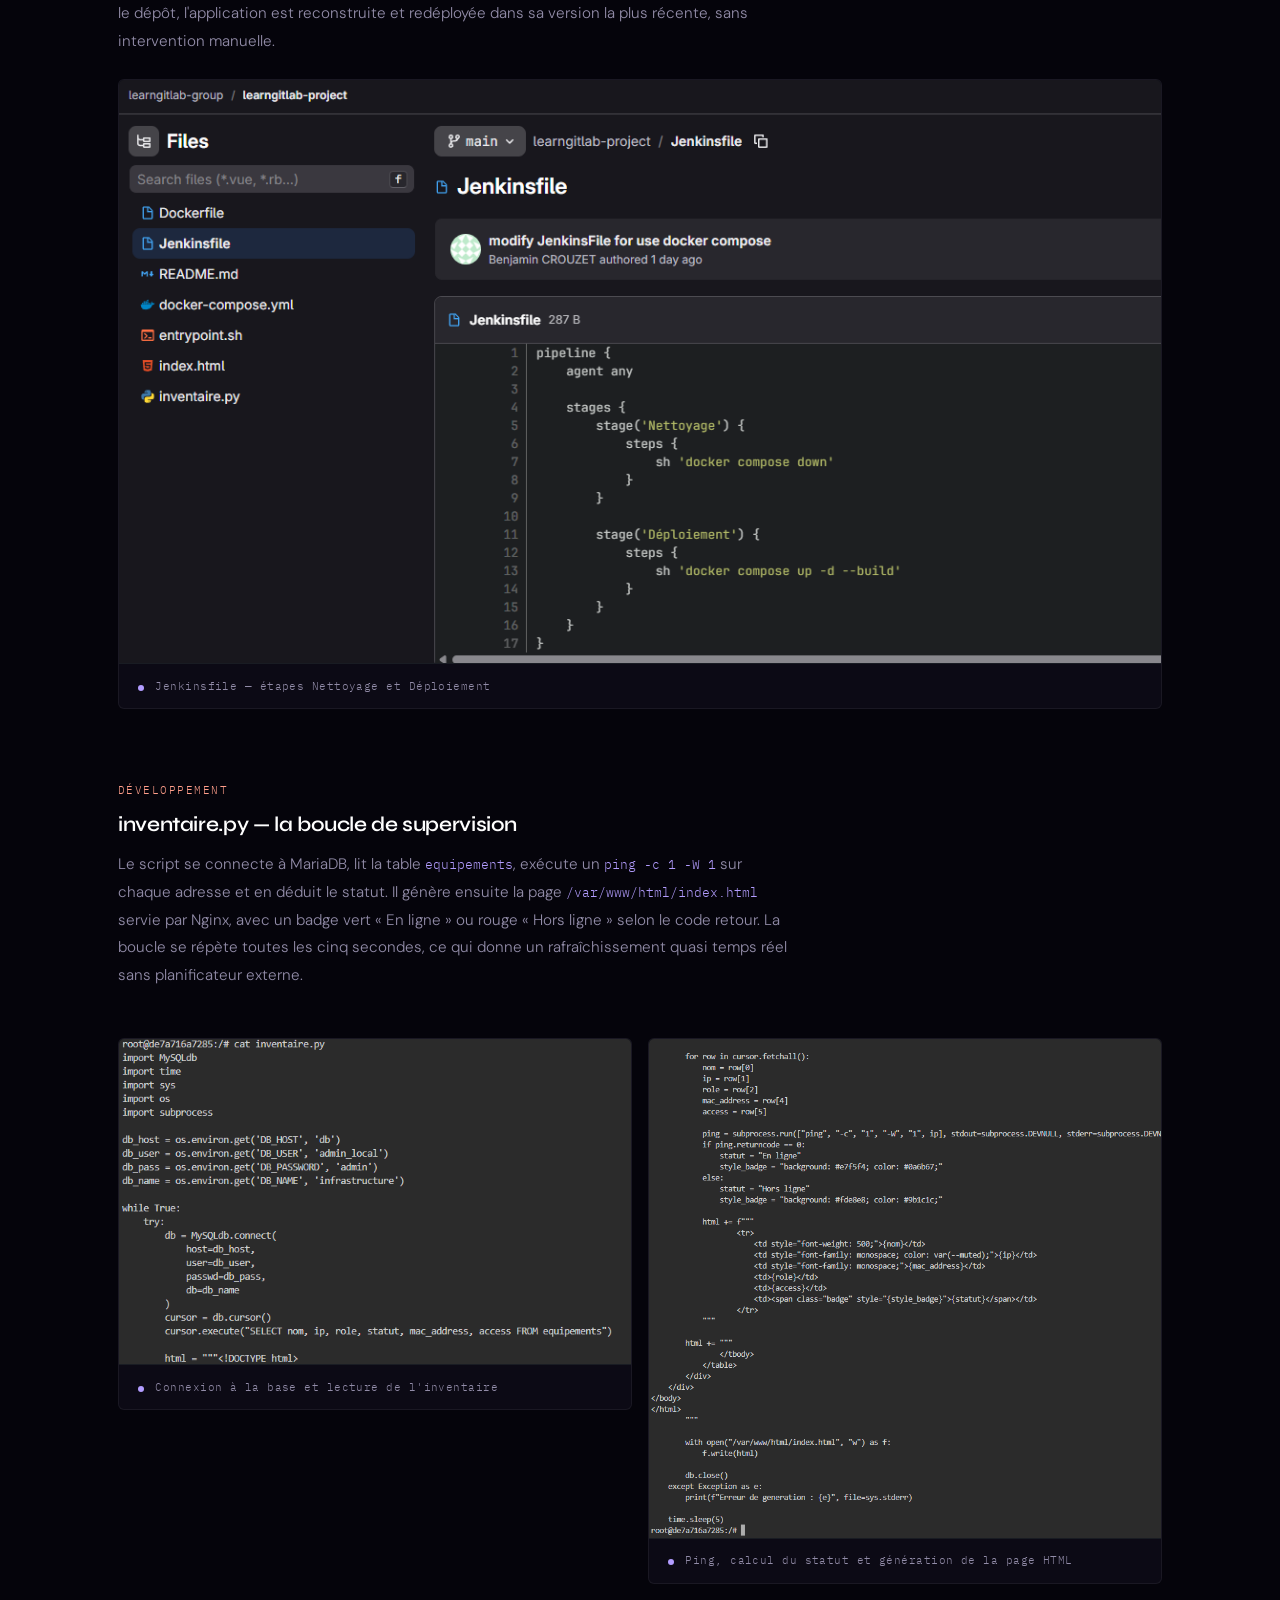
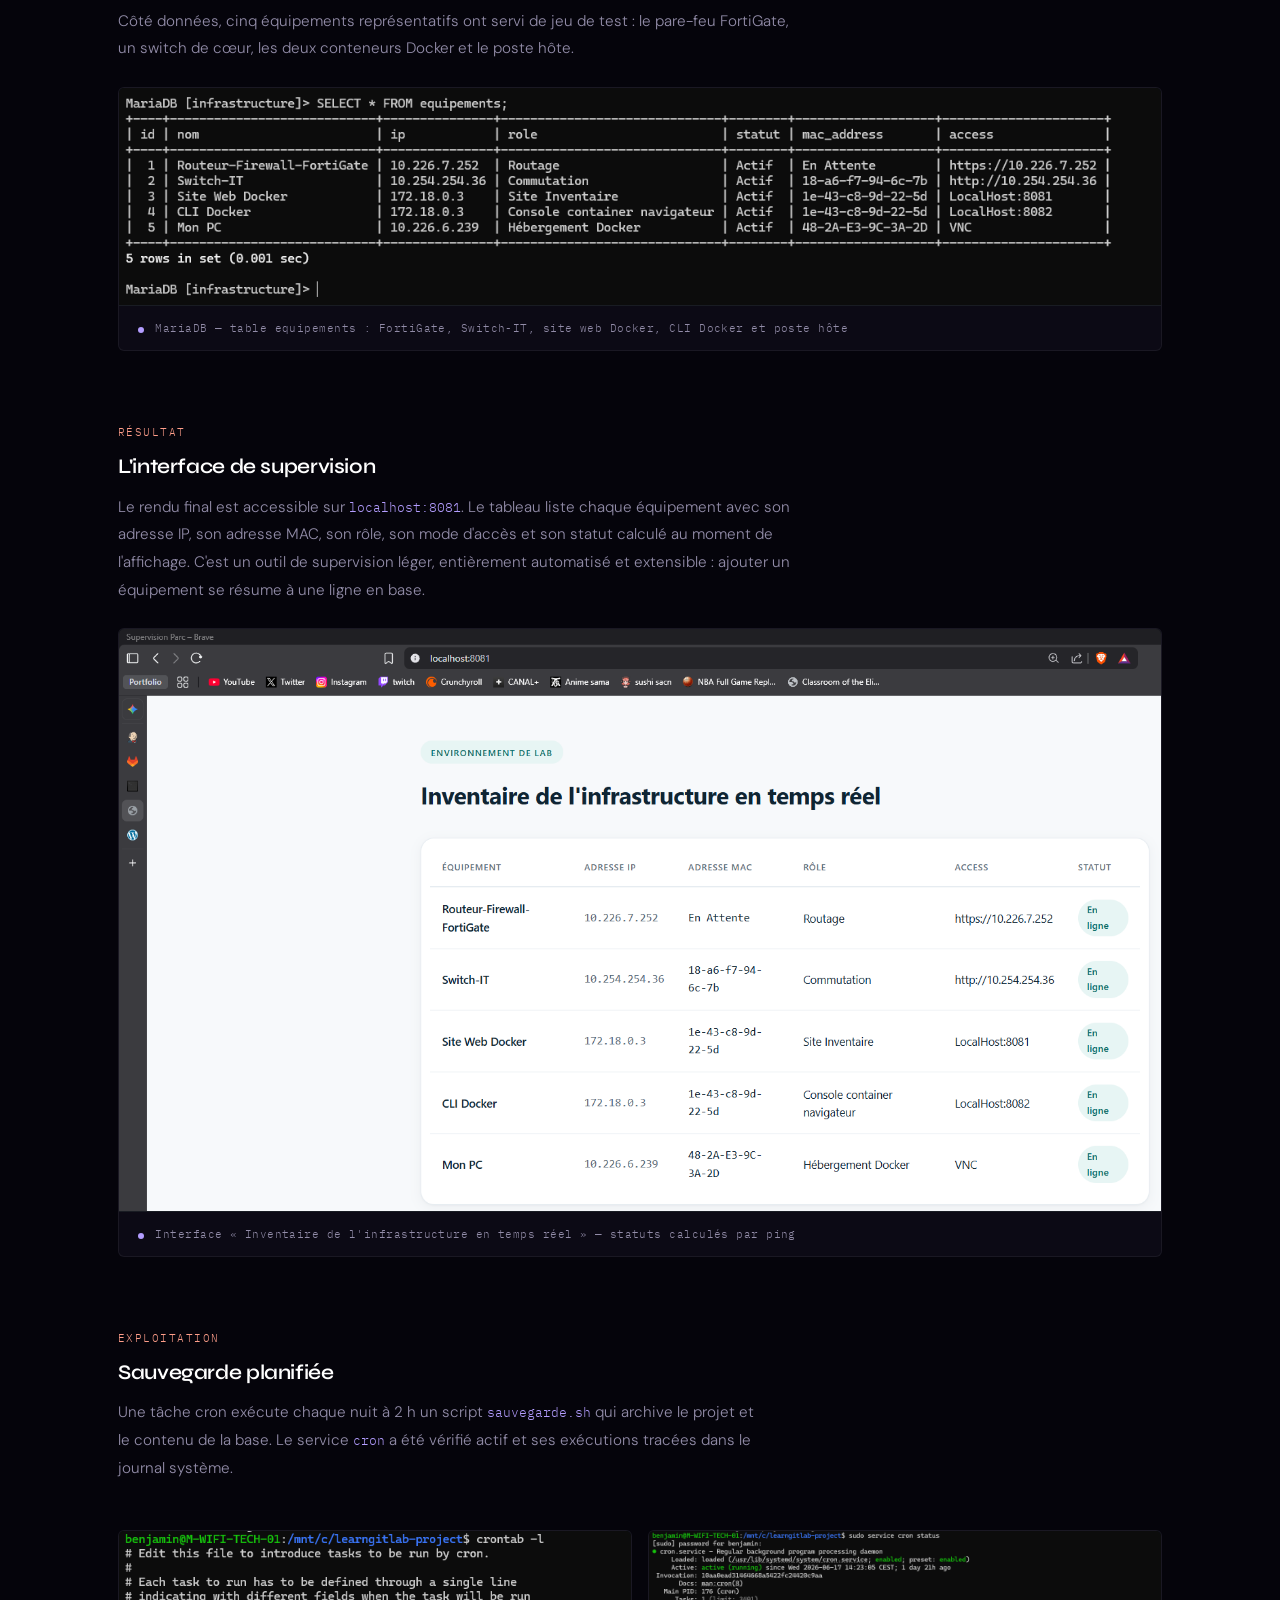
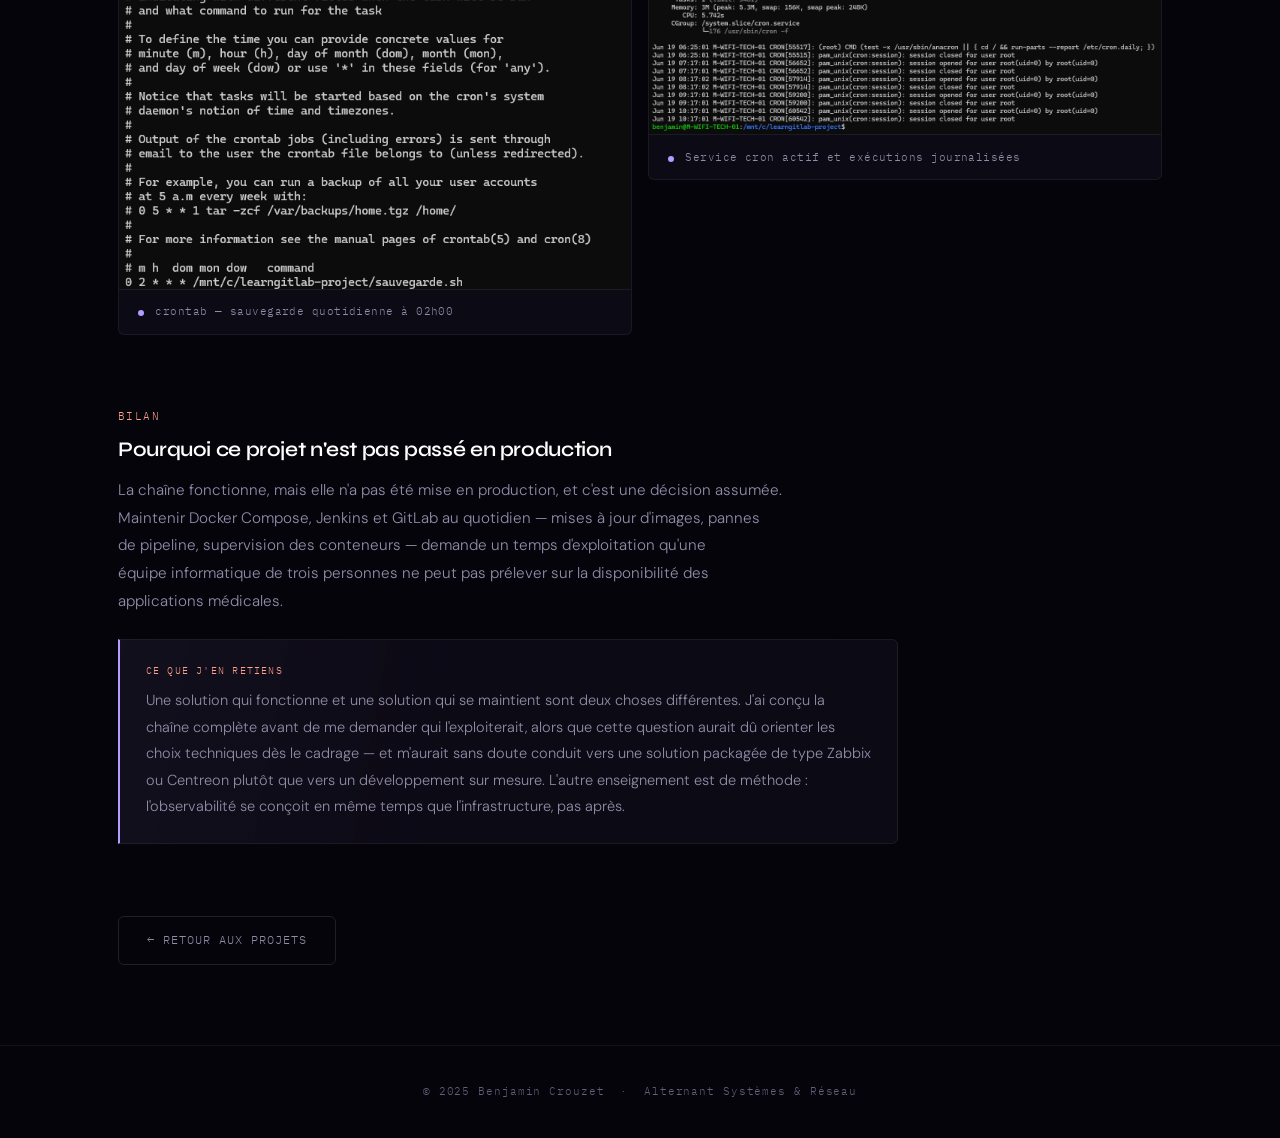
<file: portfolio/Projets/DevOps.html>
<!DOCTYPE html>
<html lang="fr">
<head>
  <meta charset="UTF-8">
  <meta name="viewport" content="width=device-width, initial-scale=1.0">
  <title>Benjamin Crouzet — Pipeline DevOps</title>
  <link rel="stylesheet" href="../style.css">
</head>
<body>

<nav>
  <a href="../index.html" class="nav-logo"><img src="../Assets/logo.png" alt="Logo Benjamin Crouzet"></a>
  <ul class="nav-links">
    <li><a href="../index.html">accueil</a></li>
    <li><a href="../projets.html">projets</a></li>
    <li><a href="../contact.html">contact</a></li>
  </ul>
</nav>

<main class="page">

  <!-- ── EN-TÊTE ── -->
  <div class="section-header reveal">
    <span class="section-num">projet</span>
    <h2>Pipeline DevOps — supervision de parc</h2>
  </div>

  <div class="tags reveal">
    <span class="tag accent">Docker</span>
    <span class="tag accent">Docker Compose</span>
    <span class="tag accent">Jenkins</span>
    <span class="tag accent">GitLab</span>
    <span class="tag accent">Python 3</span>
    <span class="tag">MariaDB 10.11</span>
    <span class="tag">Nginx</span>
    <span class="tag">Ubuntu 22.04</span>
    <span class="tag">cron</span>
  </div>

  <p class="project-intro reveal">
    Projet de recherche et développement mené pendant mon alternance au Pôle de Santé du Plateau.
    L'objectif de départ était simple : disposer d'un outil qui affiche en temps réel l'état des
    équipements réseau de la clinique. La mise en œuvre m'a conduit à construire une chaîne
    d'intégration continue complète — dépôt GitLab, build Docker, pipeline Jenkins — autour d'une
    petite application Python qui interroge une base MariaDB et teste la disponibilité de chaque
    équipement par ping. Le projet est resté au stade de preuve de concept, pour une raison
    d'exploitation que j'explique en fin de page.
  </p>

  <!-- ────────────────────────────────────────────
       1. ARCHITECTURE
  ──────────────────────────────────────────── -->
  <div class="section-block reveal">
    <div class="block-label">Architecture</div>
    <h3>Deux services orchestrés par Docker Compose</h3>
    <p>L'application repose sur deux conteneurs. Un service <strong>web</strong>
    construit à partir d'une image Ubuntu 22.04 embarquant Nginx et Python 3, et un service
    <strong>base de données</strong> MariaDB 10.11. La table
    <code>equipements</code> stocke l'inventaire : nom, IP, rôle, statut, adresse MAC et méthode d'accès.
    Les identifiants de connexion sont injectés par variables d'environnement plutôt qu'écrits en dur
    dans le code.</p>

    <div class="infra-grid">
      <div class="infra-card">
        <div class="ic-label">Service web</div>
        <div class="ic-value">mon-serveur-ubuntu</div>
        <p>Ubuntu 22.04 · Nginx · Python 3 · ports 8081 et 8082</p>
      </div>
      <div class="infra-card">
        <div class="ic-label">Base de données</div>
        <div class="ic-value">ma-base-donnees</div>
        <p>MariaDB 10.11 · volume persistant db_data</p>
      </div>
      <div class="infra-card">
        <div class="ic-label">Dépôt</div>
        <div class="ic-value">learngitlab-project</div>
        <p>GitLab · branche main</p>
      </div>
      <div class="infra-card">
        <div class="ic-label">Intégration continue</div>
        <div class="ic-value">Jenkinsfile</div>
        <p>2 étapes : Nettoyage puis Déploiement</p>
      </div>
    </div>

    <div class="screenshot-block">
      <img src="../Assets/DevOps/gitlab_repo.png" alt="Dépôt GitLab learngitlab-project avec Dockerfile, Jenkinsfile, docker-compose.yml, entrypoint.sh, index.html et inventaire.py">
      <div class="screenshot-caption">
        Dépôt GitLab learngitlab-project — Dockerfile, Jenkinsfile, docker-compose.yml, entrypoint.sh, index.html et inventaire.py
      </div>
    </div>
  </div>

  <!-- ────────────────────────────────────────────
       2. CONTENEURISATION
  ──────────────────────────────────────────── -->
  <div class="section-block reveal">
    <div class="block-label">Conteneurisation</div>
    <h3>Dockerfile et docker-compose</h3>
    <p>Le Dockerfile part d'une image <code>ubuntu:22.04</code>, installe Nginx, Python 3,
    <code>python3-mysqldb</code> et <code>iputils-ping</code>, copie les deux scripts et définit
    <code>entrypoint.sh</code> comme point d'entrée. Le fichier de composition déclare les deux services,
    la dépendance du web vers la base, les ports publiés et le volume de persistance.</p>

    <div class="screenshots-row">
      <div class="screenshot-block">
        <img src="../Assets/DevOps/dockerfile.png" alt="Dockerfile : image Ubuntu 22.04, installation Nginx, Python 3, python3-mysqldb et iputils-ping">
        <div class="screenshot-caption">Dockerfile — image de base, dépendances, point d'entrée</div>
      </div>
      <div class="screenshot-block">
        <img src="../Assets/DevOps/docker_compose.png" alt="docker-compose.yml : service web sur les ports 8081 et 8082, service db MariaDB 10.11 avec volume db_data">
        <div class="screenshot-caption">docker-compose.yml — service web (8081/8082) et MariaDB 10.11</div>
      </div>
    </div>

    <p style="margin-top:1.5rem">Le script <code>entrypoint.sh</code> résout un problème classique du
    conteneur : lancer deux processus. Il démarre le script Python en arrière-plan et laisse Nginx au
    premier plan, ce qui maintient le conteneur vivant.</p>

    <div class="screenshot-block">
      <img src="../Assets/DevOps/entrypoint.png" alt="entrypoint.sh : lancement de inventaire.py en arrière-plan puis nginx en avant-plan">
      <div class="screenshot-caption">entrypoint.sh — inventaire.py en tâche de fond, Nginx au premier plan</div>
    </div>
  </div>

  <!-- ────────────────────────────────────────────
       3. CI/CD
  ──────────────────────────────────────────── -->
  <div class="section-block reveal">
    <div class="block-label">Intégration continue</div>
    <h3>Pipeline Jenkins en deux étapes</h3>
    <p>Le Jenkinsfile décrit un pipeline volontairement court. L'étape
    <strong>Nettoyage</strong> arrête et supprime les conteneurs en cours via
    <code>docker compose down</code>. L'étape <strong>Déploiement</strong>
    reconstruit les images et relance les services avec <code>docker compose up -d --build</code>.
    À chaque push sur le dépôt, l'application est reconstruite et redéployée dans sa version la plus
    récente, sans intervention manuelle.</p>

    <div class="screenshot-block">
      <img src="../Assets/DevOps/jenkinsfile.png" alt="Jenkinsfile : pipeline avec les étapes Nettoyage (docker compose down) et Déploiement (docker compose up -d --build)">
      <div class="screenshot-caption">Jenkinsfile — étapes Nettoyage et Déploiement</div>
    </div>
  </div>

  <!-- ────────────────────────────────────────────
       4. APPLICATION
  ──────────────────────────────────────────── -->
  <div class="section-block reveal">
    <div class="block-label">Développement</div>
    <h3>inventaire.py — la boucle de supervision</h3>
    <p>Le script se connecte à MariaDB, lit la table <code>equipements</code>, exécute un
    <code>ping -c 1 -W 1</code> sur chaque adresse et en déduit le statut. Il génère ensuite la page
    <code>/var/www/html/index.html</code> servie par Nginx, avec un badge vert « En ligne » ou rouge
    « Hors ligne » selon le code retour. La boucle se répète toutes les cinq secondes, ce qui donne un
    rafraîchissement quasi temps réel sans planificateur externe.</p>

    <div class="screenshots-row">
      <div class="screenshot-block">
        <img src="../Assets/DevOps/inventaire_py_1.png" alt="inventaire.py : connexion MySQLdb avec identifiants en variables d'environnement et requête SELECT">
        <div class="screenshot-caption">Connexion à la base et lecture de l'inventaire</div>
      </div>
      <div class="screenshot-block">
        <img src="../Assets/DevOps/inventaire_py_2.png" alt="inventaire.py : ping par subprocess, calcul du statut, génération du HTML et écriture dans /var/www/html/index.html">
        <div class="screenshot-caption">Ping, calcul du statut et génération de la page HTML</div>
      </div>
    </div>

    <p style="margin-top:1.5rem">Côté données, cinq équipements représentatifs ont servi de jeu de test :
    le pare-feu FortiGate, un switch de cœur, les deux conteneurs Docker et le poste hôte.</p>

    <div class="screenshot-block">
      <img src="../Assets/DevOps/mariadb_equipements.png" alt="Requête SELECT * FROM equipements dans MariaDB : cinq équipements avec nom, IP, rôle, statut, MAC et accès">
      <div class="screenshot-caption">
        MariaDB — table equipements : FortiGate, Switch-IT, site web Docker, CLI Docker et poste hôte
      </div>
    </div>
  </div>

  <!-- ────────────────────────────────────────────
       5. RÉSULTAT
  ──────────────────────────────────────────── -->
  <div class="section-block reveal">
    <div class="block-label">Résultat</div>
    <h3>L'interface de supervision</h3>
    <p>Le rendu final est accessible sur <code>localhost:8081</code>. Le tableau liste chaque équipement
    avec son adresse IP, son adresse MAC, son rôle, son mode d'accès et son statut calculé au moment de
    l'affichage. C'est un outil de supervision léger, entièrement automatisé et extensible : ajouter un
    équipement se résume à une ligne en base.</p>

    <div class="screenshot-block">
      <img src="../Assets/DevOps/interface_web.png" alt="Interface web Inventaire de l'infrastructure en temps réel : tableau des équipements avec statut En ligne">
      <div class="screenshot-caption">
        Interface « Inventaire de l'infrastructure en temps réel » — statuts calculés par ping
      </div>
    </div>
  </div>

  <!-- ────────────────────────────────────────────
       6. EXPLOITATION
  ──────────────────────────────────────────── -->
  <div class="section-block reveal">
    <div class="block-label">Exploitation</div>
    <h3>Sauvegarde planifiée</h3>
    <p>Une tâche cron exécute chaque nuit à 2 h un script <code>sauvegarde.sh</code> qui archive le
    projet et le contenu de la base. Le service <code>cron</code> a été vérifié actif et ses exécutions
    tracées dans le journal système.</p>

    <div class="screenshots-row">
      <div class="screenshot-block">
        <img src="../Assets/DevOps/crontab.png" alt="crontab -l : tâche 0 2 * * * lançant sauvegarde.sh">
        <div class="screenshot-caption">crontab — sauvegarde quotidienne à 02h00</div>
      </div>
      <div class="screenshot-block">
        <img src="../Assets/DevOps/cron_service.png" alt="systemctl status cron : service actif depuis plus d'un jour, exécutions tracées">
        <div class="screenshot-caption">Service cron actif et exécutions journalisées</div>
      </div>
    </div>
  </div>

  <!-- ────────────────────────────────────────────
       7. BILAN
  ──────────────────────────────────────────── -->
  <div class="section-block reveal">
    <div class="block-label">Bilan</div>
    <h3>Pourquoi ce projet n'est pas passé en production</h3>
    <p>La chaîne fonctionne, mais elle n'a pas été mise en production, et c'est une décision assumée.
    Maintenir Docker Compose, Jenkins et GitLab au quotidien — mises à jour d'images, pannes de pipeline,
    supervision des conteneurs — demande un temps d'exploitation qu'une équipe informatique de trois
    personnes ne peut pas prélever sur la disponibilité des applications médicales.</p>

    <div class="callout">
      <div class="co-label">Ce que j'en retiens</div>
      <p>Une solution qui fonctionne et une solution qui se maintient sont deux choses différentes.
      J'ai conçu la chaîne complète avant de me demander qui l'exploiterait, alors que cette question
      aurait dû orienter les choix techniques dès le cadrage — et m'aurait sans doute conduit vers une
      solution packagée de type Zabbix ou Centreon plutôt que vers un développement sur mesure.
      L'autre enseignement est de méthode : l'observabilité se conçoit en même temps que
      l'infrastructure, pas après.</p>
    </div>
  </div>

  <!-- ── Retour ── -->
  <div class="reveal" style="margin-top: 2rem;">
    <a href="../projets.html" class="btn btn-ghost">← Retour aux projets</a>
  </div>

</main>

<footer>
  &copy; 2025 Benjamin Crouzet &nbsp;·&nbsp; Alternant Systèmes &amp; Réseau
</footer>

<script src="../script.js"></script>
</body>
</html>
</file>
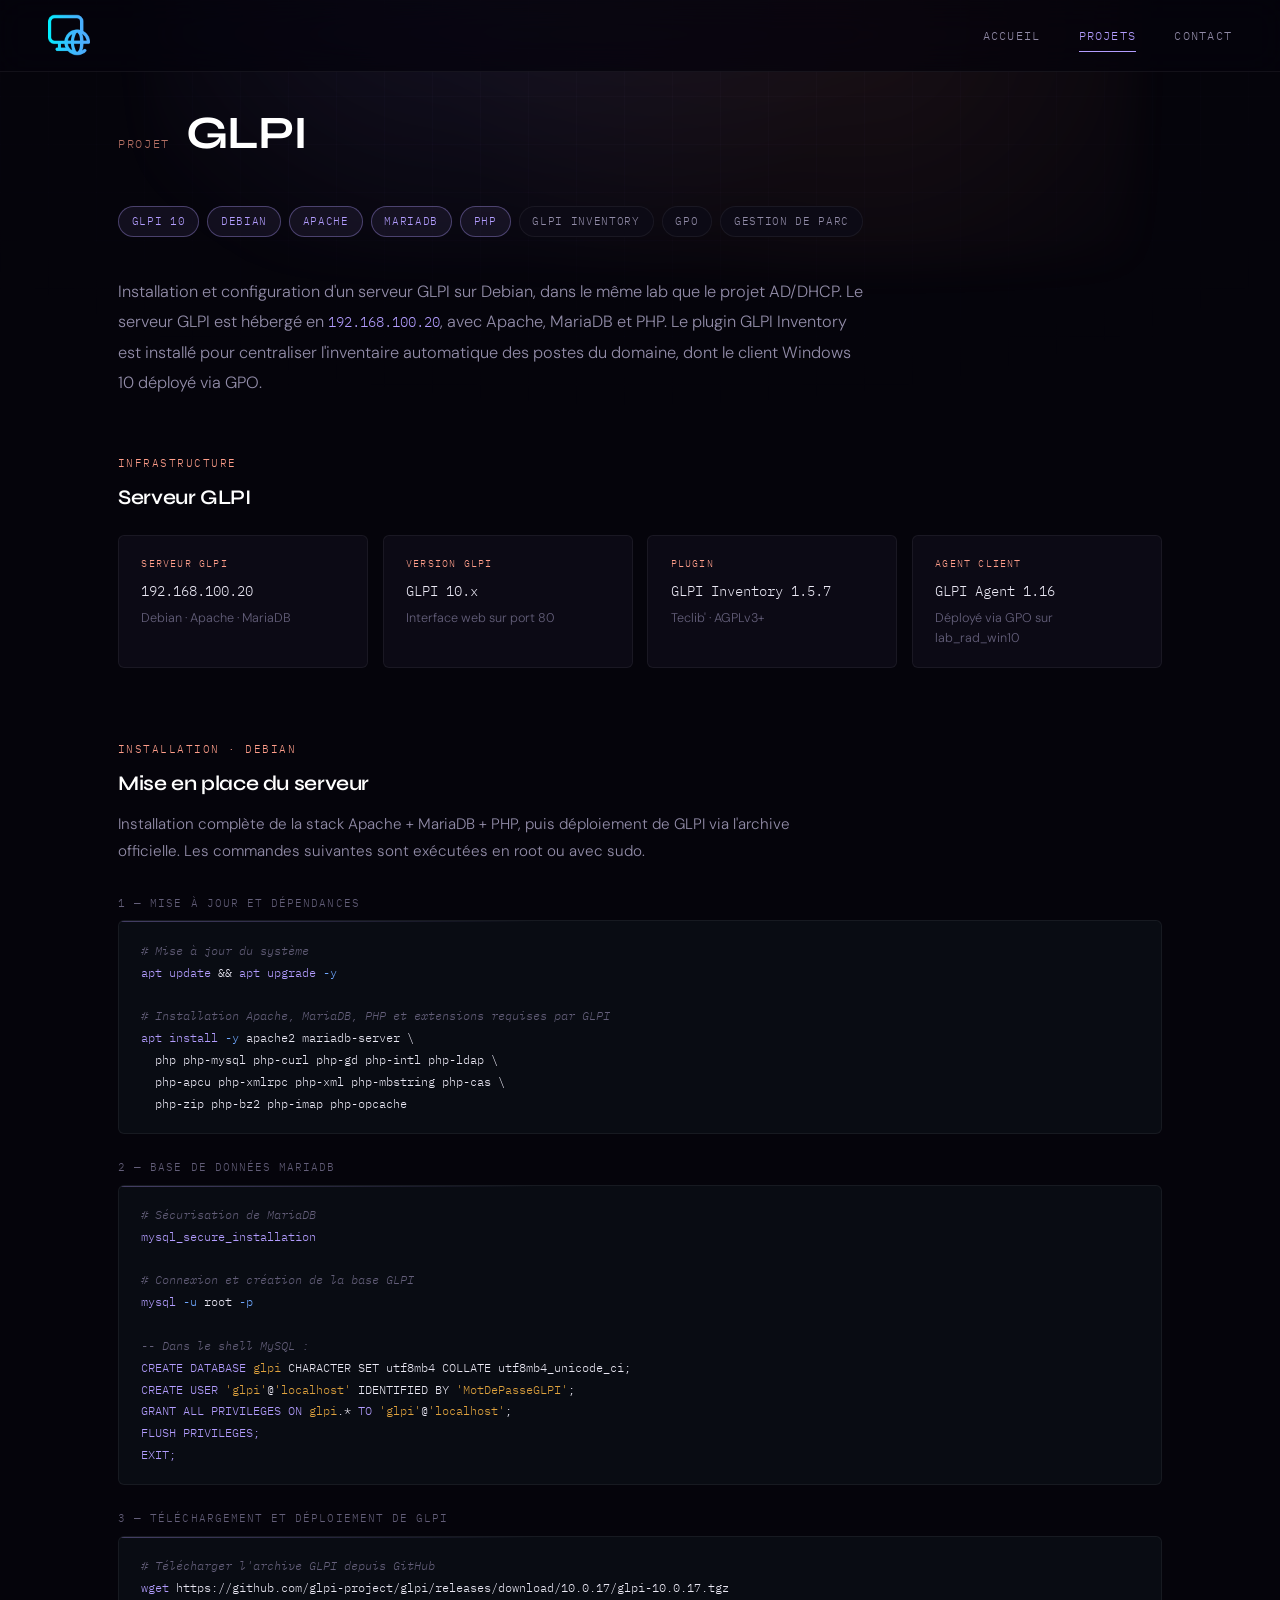
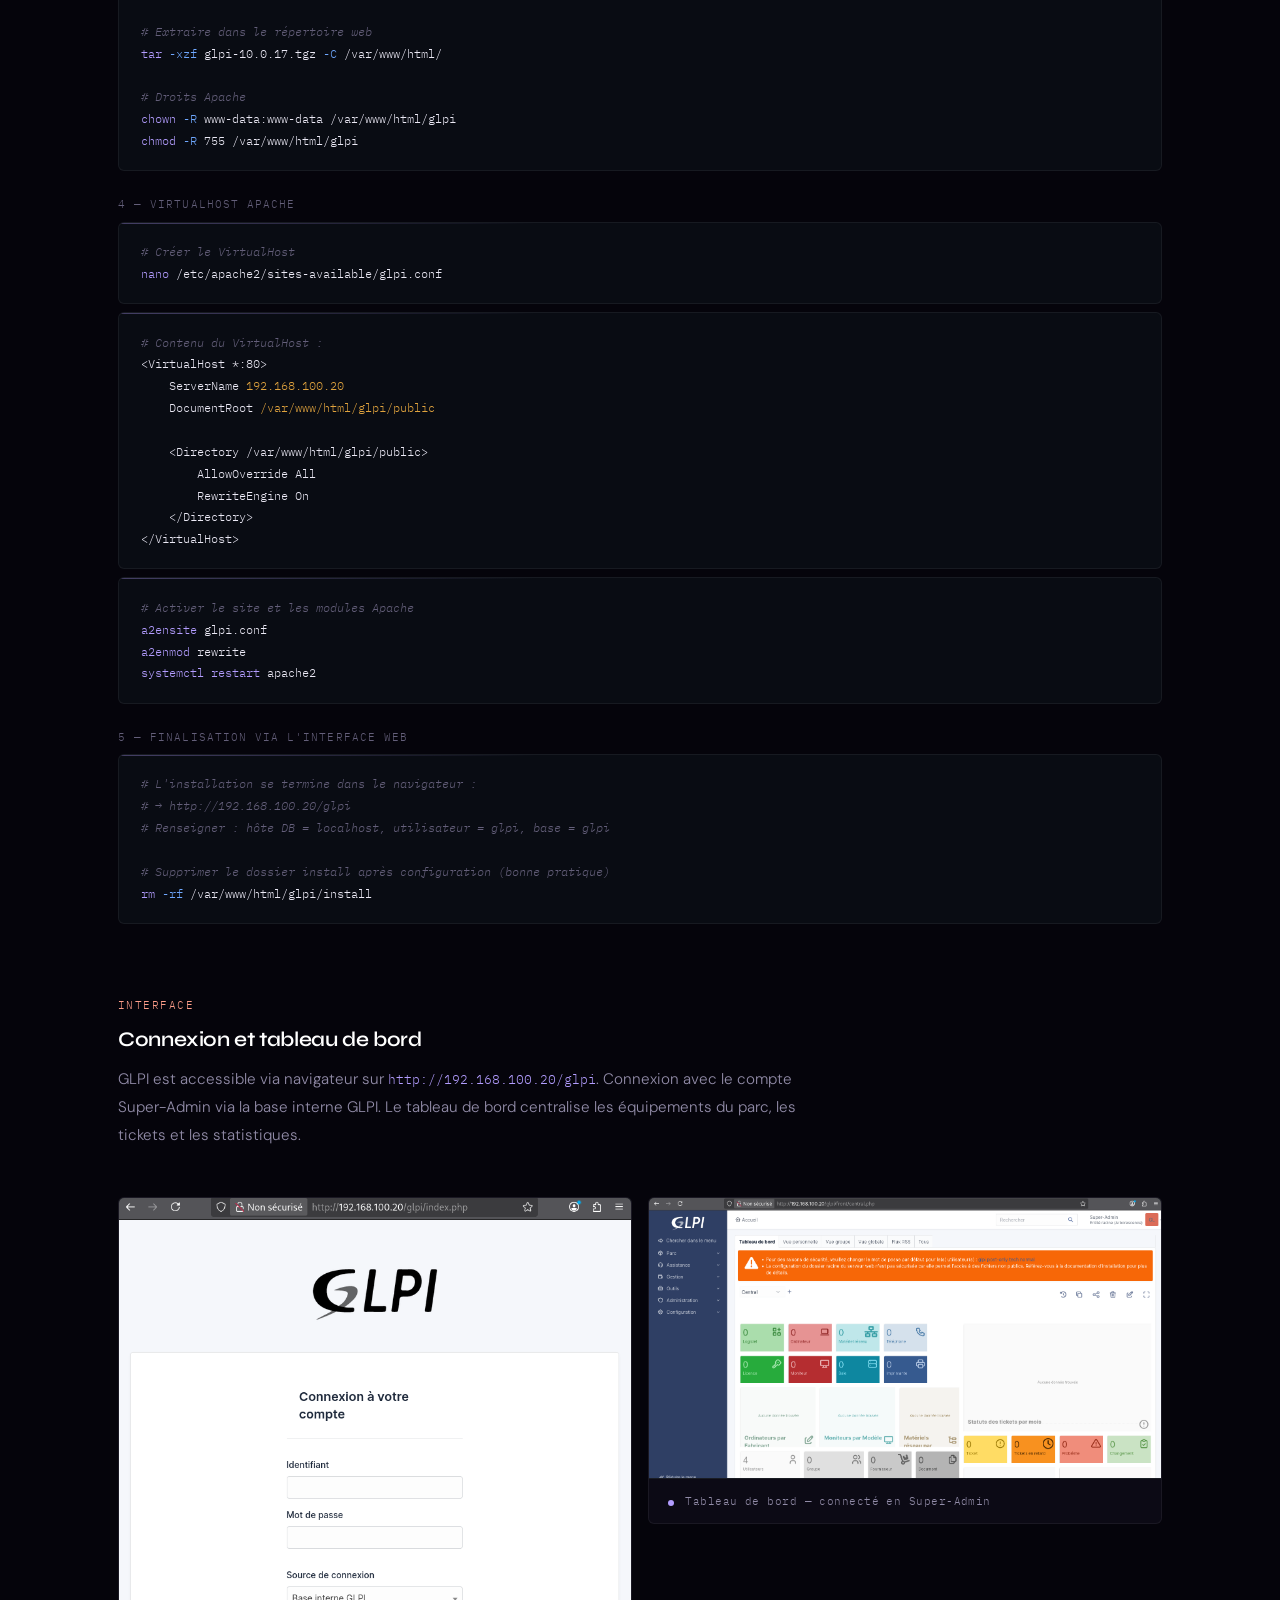
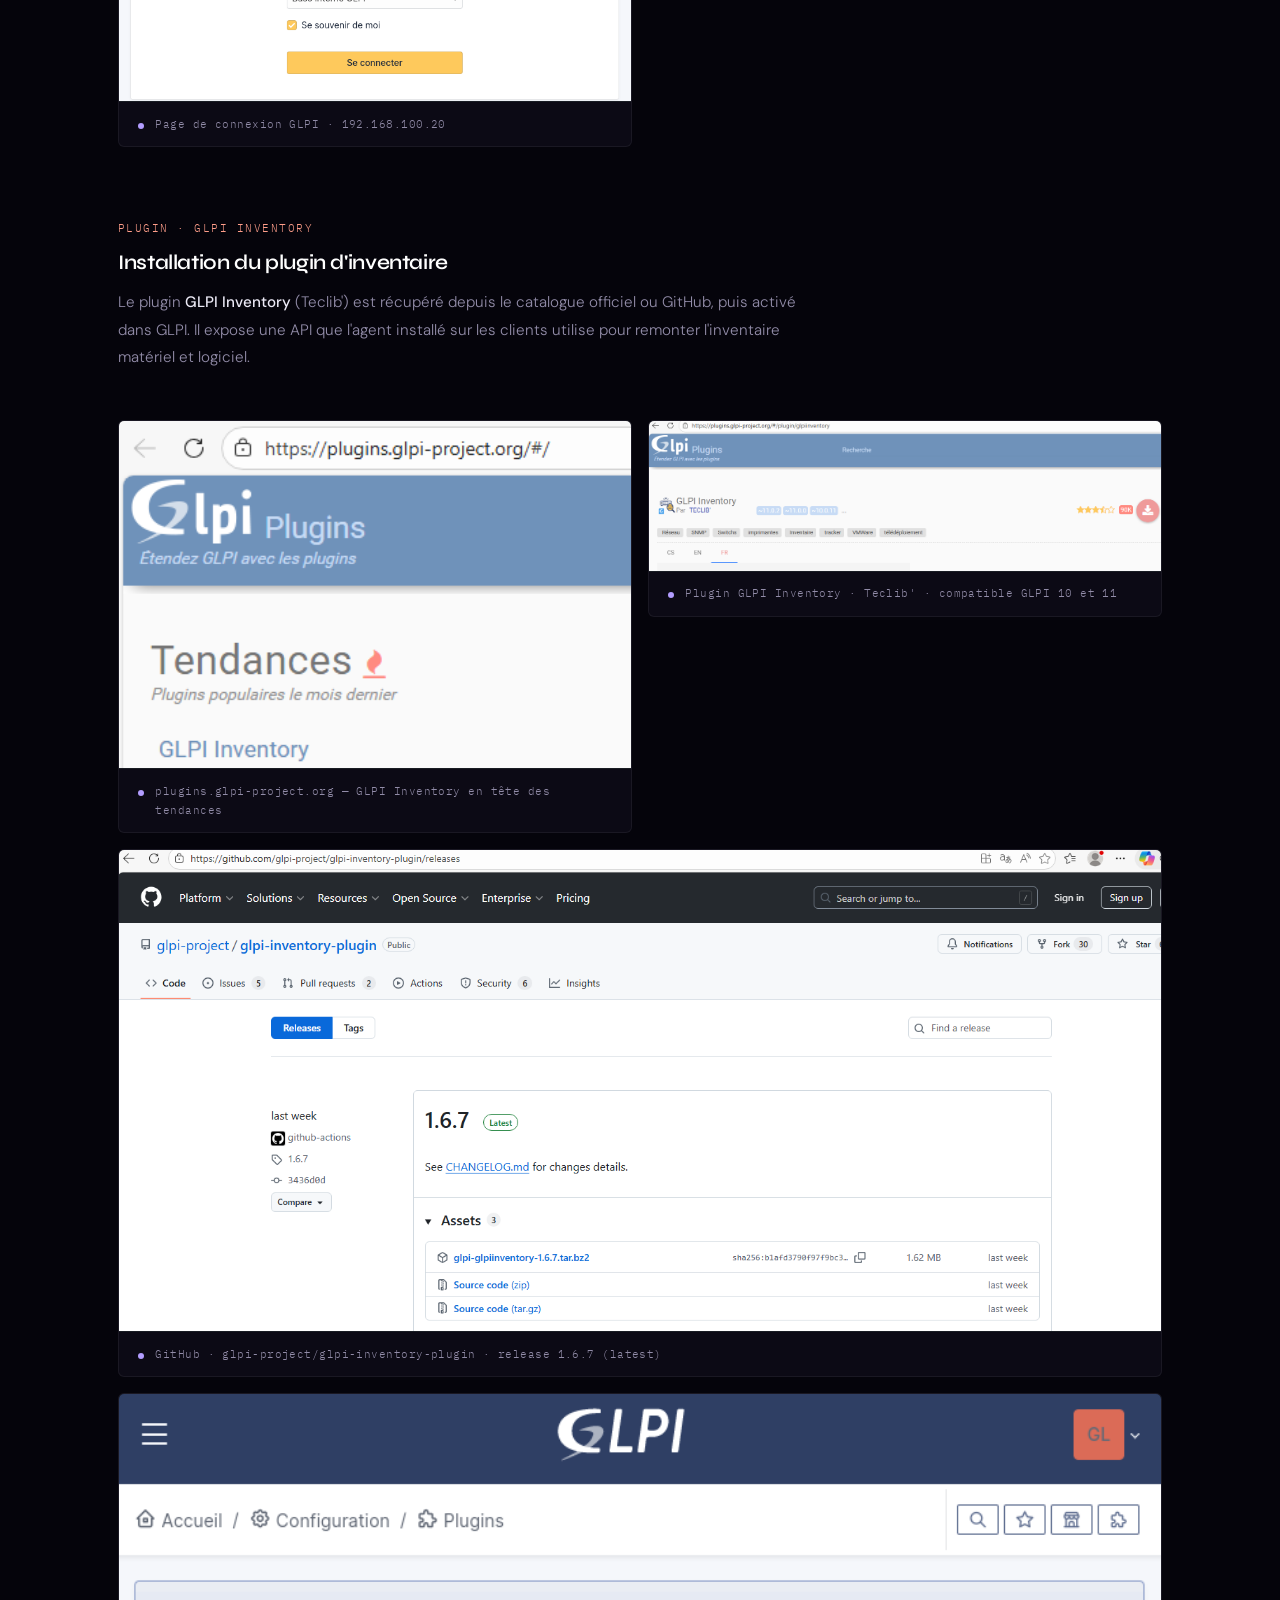
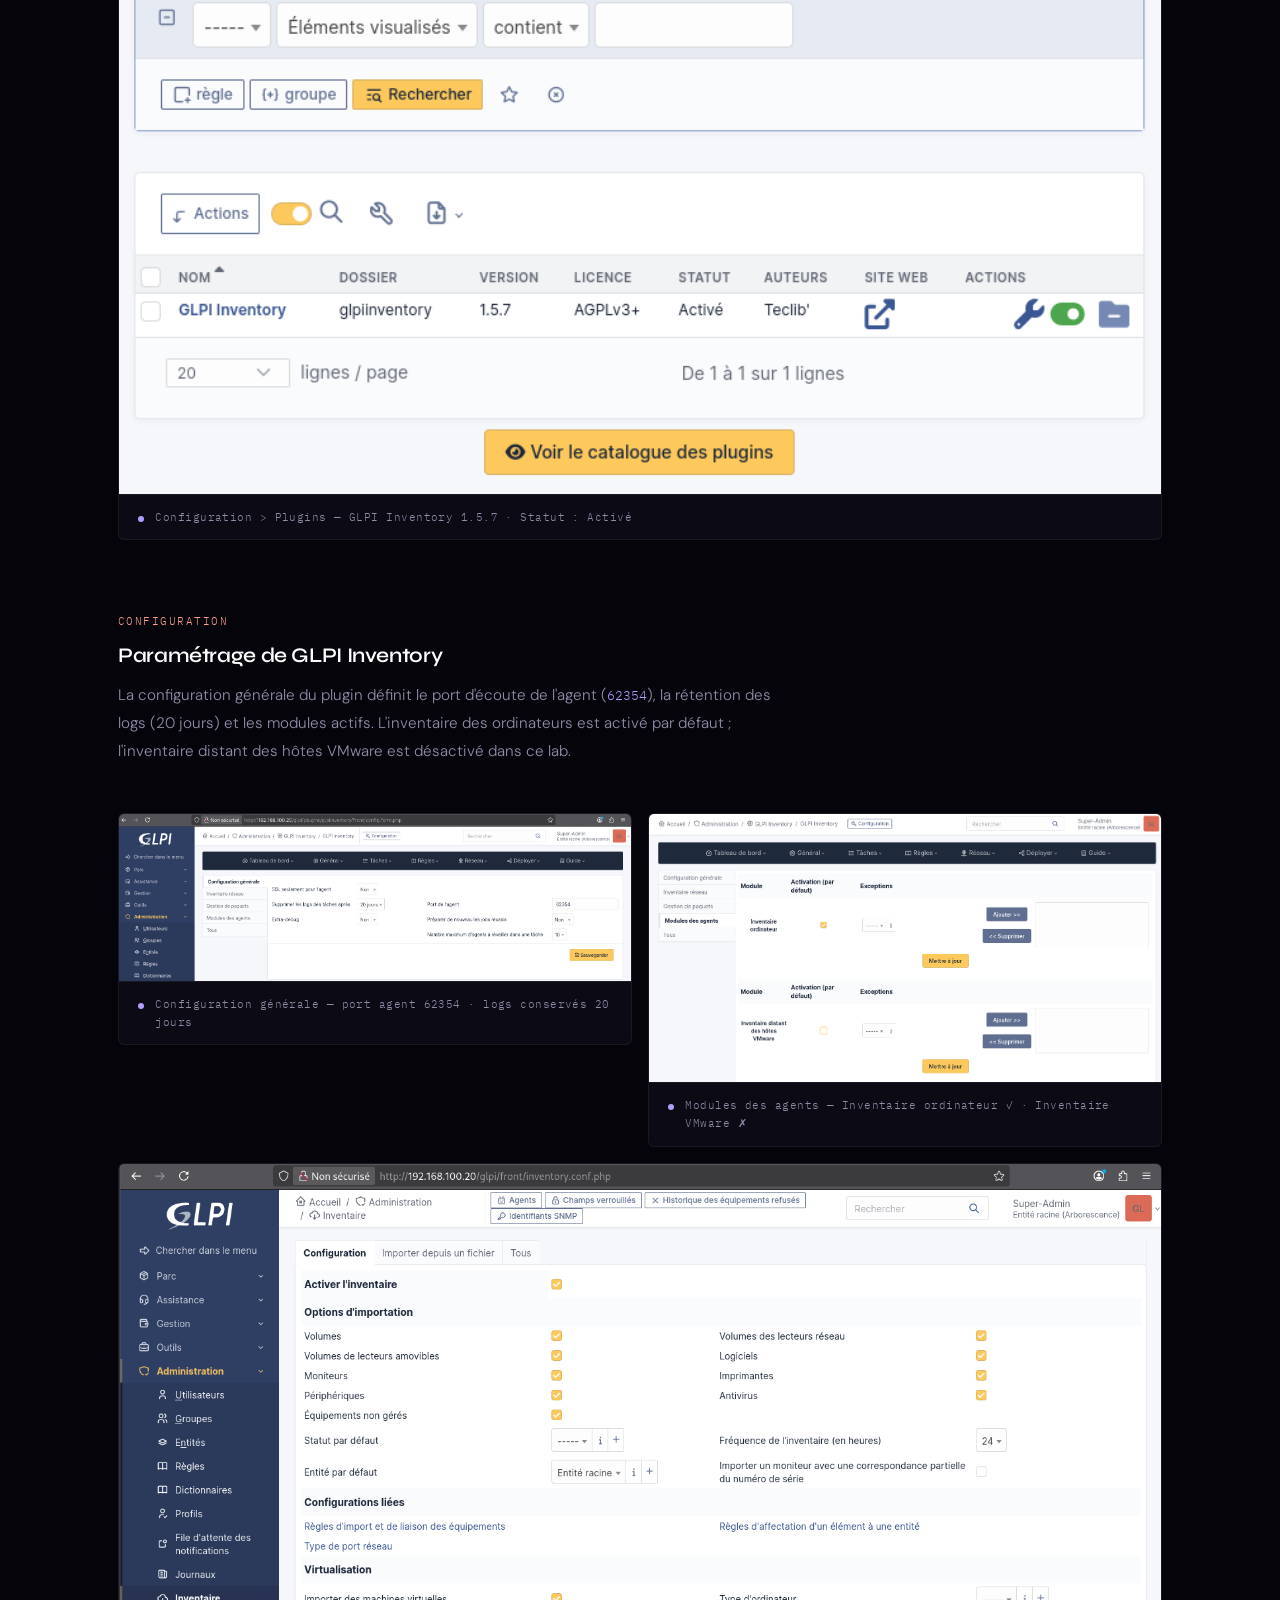
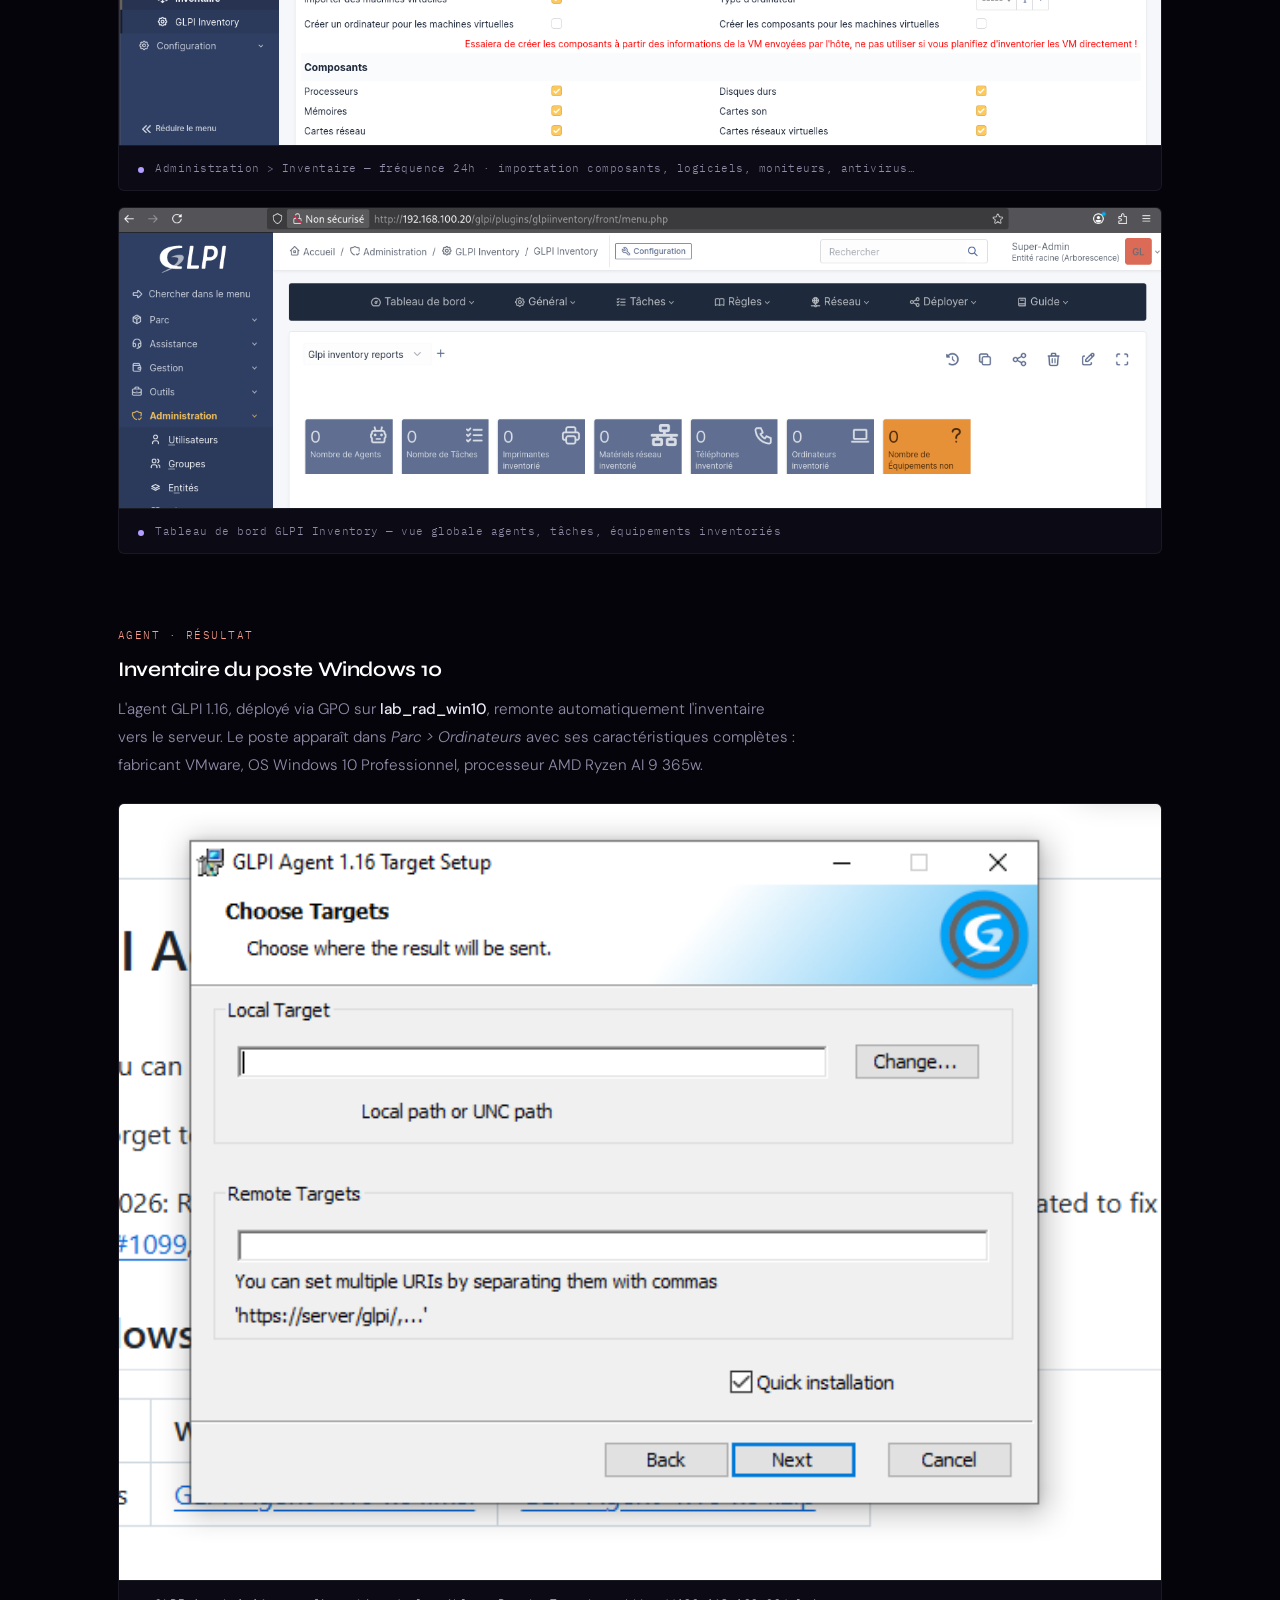
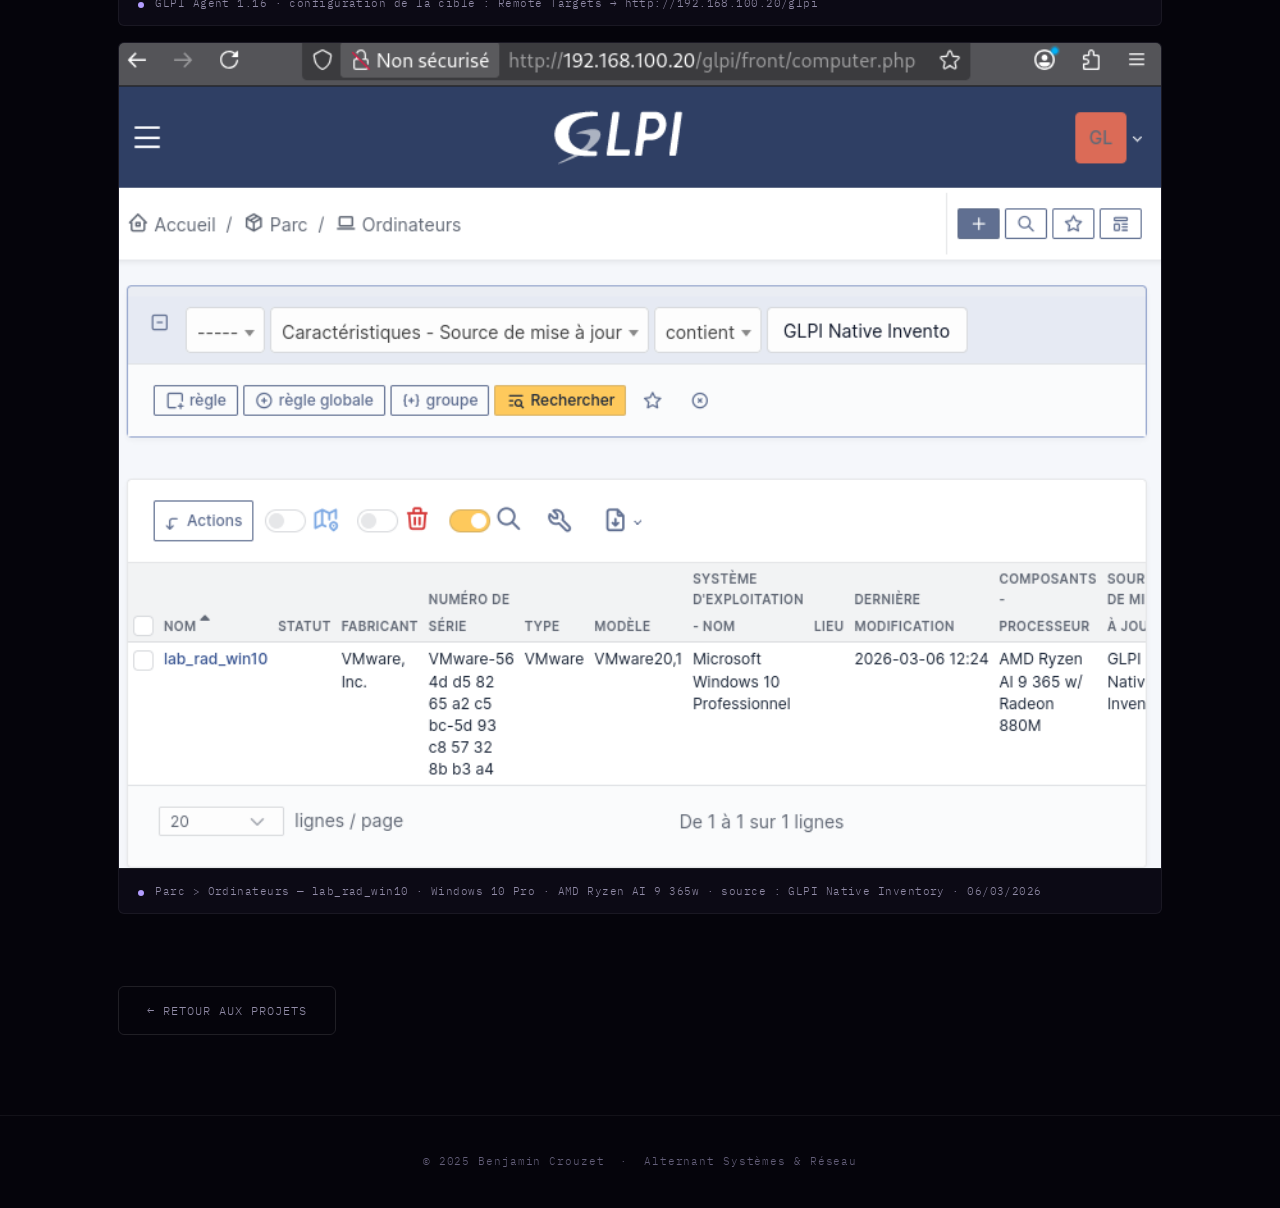
<file: portfolio/Projets/GLPI.html>
<!DOCTYPE html>
<html lang="fr">
<head>
  <meta charset="UTF-8">
  <meta name="viewport" content="width=device-width, initial-scale=1.0">
  <title>Benjamin Crouzet — GLPI</title>
  <link rel="stylesheet" href="../style.css">
</head>
<body>

<nav>
  <a href="../index.html" class="nav-logo"><img src="../Assets/logo.png" alt="Logo Benjamin Crouzet"></a>
  <ul class="nav-links">
    <li><a href="../index.html">accueil</a></li>
    <li><a href="../projets.html">projets</a></li>
    <li><a href="../contact.html">contact</a></li>
  </ul>
</nav>

<main class="page">

  <!-- ── EN-TÊTE ── -->
  <div class="section-header reveal">
    <span class="section-num">projet</span>
    <h2>GLPI</h2>
  </div>

  <div class="tags reveal">
    <span class="tag accent">GLPI 10</span>
    <span class="tag accent">Debian</span>
    <span class="tag accent">Apache</span>
    <span class="tag accent">MariaDB</span>
    <span class="tag accent">PHP</span>
    <span class="tag">GLPI Inventory</span>
    <span class="tag">GPO</span>
    <span class="tag">Gestion de parc</span>
  </div>

  <p class="project-intro reveal">
    Installation et configuration d'un serveur GLPI sur Debian, dans le même lab que le projet AD/DHCP.
    Le serveur GLPI est hébergé en <code style="color:var(--accent);font-family:var(--mono)">192.168.100.20</code>,
    avec Apache, MariaDB et PHP. Le plugin GLPI Inventory est installé pour centraliser
    l'inventaire automatique des postes du domaine, dont le client Windows 10 déployé via GPO.
  </p>

  <!-- ── INFRA ── -->
  <div class="section-block reveal">
    <div class="block-label">Infrastructure</div>
    <h3>Serveur GLPI</h3>
    <div class="infra-grid">
      <div class="infra-card">
        <div class="ic-label">Serveur GLPI</div>
        <div class="ic-value">192.168.100.20</div>
        <p>Debian · Apache · MariaDB</p>
      </div>
      <div class="infra-card">
        <div class="ic-label">Version GLPI</div>
        <div class="ic-value">GLPI 10.x</div>
        <p>Interface web sur port 80</p>
      </div>
      <div class="infra-card">
        <div class="ic-label">Plugin</div>
        <div class="ic-value">GLPI Inventory 1.5.7</div>
        <p>Teclib' · AGPLv3+</p>
      </div>
      <div class="infra-card">
        <div class="ic-label">Agent client</div>
        <div class="ic-value">GLPI Agent 1.16</div>
        <p>Déployé via GPO sur lab_rad_win10</p>
      </div>
    </div>
  </div>

  <!-- ══════════════════════════════════════════
       INSTALLATION GLPI SUR DEBIAN
  ══════════════════════════════════════════ -->
  <div class="section-block reveal">
    <div class="block-label">Installation · Debian</div>
    <h3>Mise en place du serveur</h3>
    <p>Installation complète de la stack Apache + MariaDB + PHP, puis déploiement de GLPI
    via l'archive officielle. Les commandes suivantes sont exécutées en root ou avec sudo.</p>

    <!-- ÉTAPE 1 -->
    <div class="code-label" style="margin-top:1.75rem;">1 — Mise à jour et dépendances</div>
    <div class="code-block">
      <pre><span class="comment"># Mise à jour du système</span>
<span class="cmd">apt update</span> && <span class="cmd">apt upgrade</span> <span class="param">-y</span>

<span class="comment"># Installation Apache, MariaDB, PHP et extensions requises par GLPI</span>
<span class="cmd">apt install</span> <span class="param">-y</span> apache2 mariadb-server \
  php php-mysql php-curl php-gd php-intl php-ldap \
  php-apcu php-xmlrpc php-xml php-mbstring php-cas \
  php-zip php-bz2 php-imap php-opcache</pre>
    </div>

    <!-- ÉTAPE 2 -->
    <div class="code-label" style="margin-top:1.5rem;">2 — Base de données MariaDB</div>
    <div class="code-block">
      <pre><span class="comment"># Sécurisation de MariaDB</span>
<span class="cmd">mysql_secure_installation</span>

<span class="comment"># Connexion et création de la base GLPI</span>
<span class="cmd">mysql</span> <span class="param">-u</span> root <span class="param">-p</span>

<span class="comment">-- Dans le shell MySQL :</span>
<span class="cmd">CREATE DATABASE</span> <span class="string">glpi</span> CHARACTER SET utf8mb4 COLLATE utf8mb4_unicode_ci;
<span class="cmd">CREATE USER</span> <span class="string">'glpi'</span>@<span class="string">'localhost'</span> IDENTIFIED BY <span class="string">'MotDePasseGLPI'</span>;
<span class="cmd">GRANT ALL PRIVILEGES ON</span> <span class="string">glpi</span>.* <span class="cmd">TO</span> <span class="string">'glpi'</span>@<span class="string">'localhost'</span>;
<span class="cmd">FLUSH PRIVILEGES;</span>
<span class="cmd">EXIT;</span></pre>
    </div>

    <!-- ÉTAPE 3 -->
    <div class="code-label" style="margin-top:1.5rem;">3 — Téléchargement et déploiement de GLPI</div>
    <div class="code-block">
      <pre><span class="comment"># Télécharger l'archive GLPI depuis GitHub</span>
<span class="cmd">wget</span> https://github.com/glpi-project/glpi/releases/download/10.0.17/glpi-10.0.17.tgz

<span class="comment"># Extraire dans le répertoire web</span>
<span class="cmd">tar</span> <span class="param">-xzf</span> glpi-10.0.17.tgz <span class="param">-C</span> /var/www/html/

<span class="comment"># Droits Apache</span>
<span class="cmd">chown</span> <span class="param">-R</span> www-data:www-data /var/www/html/glpi
<span class="cmd">chmod</span> <span class="param">-R</span> 755 /var/www/html/glpi</pre>
    </div>

    <!-- ÉTAPE 4 -->
    <div class="code-label" style="margin-top:1.5rem;">4 — VirtualHost Apache</div>
    <div class="code-block">
      <pre><span class="comment"># Créer le VirtualHost</span>
<span class="cmd">nano</span> /etc/apache2/sites-available/glpi.conf</pre>
    </div>
    <div class="code-block" style="margin-top:0.5rem;">
      <pre><span class="comment"># Contenu du VirtualHost :</span>
&lt;VirtualHost *:80&gt;
    ServerName <span class="string">192.168.100.20</span>
    DocumentRoot <span class="string">/var/www/html/glpi/public</span>

    &lt;Directory /var/www/html/glpi/public&gt;
        AllowOverride All
        RewriteEngine On
    &lt;/Directory&gt;
&lt;/VirtualHost&gt;</pre>
    </div>
    <div class="code-block" style="margin-top:0.5rem;">
      <pre><span class="comment"># Activer le site et les modules Apache</span>
<span class="cmd">a2ensite</span> glpi.conf
<span class="cmd">a2enmod</span> rewrite
<span class="cmd">systemctl restart</span> apache2</pre>
    </div>

    <!-- ÉTAPE 5 -->
    <div class="code-label" style="margin-top:1.5rem;">5 — Finalisation via l'interface web</div>
    <div class="code-block">
      <pre><span class="comment"># L'installation se termine dans le navigateur :</span>
<span class="comment"># → http://192.168.100.20/glpi</span>
<span class="comment"># Renseigner : hôte DB = localhost, utilisateur = glpi, base = glpi</span>

<span class="comment"># Supprimer le dossier install après configuration (bonne pratique)</span>
<span class="cmd">rm</span> <span class="param">-rf</span> /var/www/html/glpi/install</pre>
    </div>
  </div>

  <!-- ══════════════════════════════════════════
       INTERFACE GLPI
  ══════════════════════════════════════════ -->
  <div class="section-block reveal">
    <div class="block-label">Interface</div>
    <h3>Connexion et tableau de bord</h3>
    <p>GLPI est accessible via navigateur sur
    <code style="color:var(--accent);font-family:var(--mono)">http://192.168.100.20/glpi</code>.
    Connexion avec le compte Super-Admin via la base interne GLPI.
    Le tableau de bord centralise les équipements du parc, les tickets et les statistiques.</p>

    <div class="screenshots-row">
      <div class="screenshot-block">
        <!-- Assets/GLPI/glpi_login.png -->
        <img src="../Assets/GLPI/glpi_login.png" alt="Page de connexion GLPI — http://192.168.100.20/glpi/index.php">
        <div class="screenshot-caption">Page de connexion GLPI · 192.168.100.20</div>
      </div>
      <div class="screenshot-block">
        <!-- Assets/GLPI/glpi_dashboard.png -->
        <img src="../Assets/GLPI/glpi_dashboard.png" alt="Tableau de bord GLPI — Vue Super-Admin avec tuiles parc et tickets">
        <div class="screenshot-caption">Tableau de bord — connecté en Super-Admin</div>
      </div>
    </div>
  </div>

  <!-- ══════════════════════════════════════════
       PLUGIN GLPI INVENTORY
  ══════════════════════════════════════════ -->
  <div class="section-block reveal">
    <div class="block-label">Plugin · GLPI Inventory</div>
    <h3>Installation du plugin d'inventaire</h3>
    <p>Le plugin <strong style="color:var(--text)">GLPI Inventory</strong> (Teclib') est récupéré
    depuis le catalogue officiel ou GitHub, puis activé dans GLPI.
    Il expose une API que l'agent installé sur les clients utilise pour remonter l'inventaire matériel et logiciel.</p>

    <div class="screenshots-row">
      <div class="screenshot-block">
        <!-- Assets/GLPI/glpi_plugins_site.png -->
        <img src="../Assets/GLPI/glpi_plugins_site.png" alt="plugins.glpi-project.org — GLPI Inventory en tendance">
        <div class="screenshot-caption">plugins.glpi-project.org — GLPI Inventory en tête des tendances</div>
      </div>
      <div class="screenshot-block">
        <!-- Assets/GLPI/glpi_inventory_plugin.png -->
        <img src="../Assets/GLPI/glpi_inventory_plugin.png" alt="Fiche plugin GLPI Inventory — Teclib', compatibilité 10.x et 11.x">
        <div class="screenshot-caption">Plugin GLPI Inventory · Teclib' · compatible GLPI 10 et 11</div>
      </div>
    </div>

    <div class="screenshot-block" style="margin-top:1rem;">
      <!-- Assets/GLPI/glpi_inventory_github.png -->
      <img src="../Assets/GLPI/glpi_inventory_github.png" alt="GitHub — glpi-inventory-plugin release 1.6.7">
      <div class="screenshot-caption">GitHub · glpi-project/glpi-inventory-plugin · release 1.6.7 (latest)</div>
    </div>

    <div class="screenshot-block" style="margin-top:1rem;">
      <!-- Assets/GLPI/glpi_plugin_active.png -->
      <img src="../Assets/GLPI/glpi_plugin_active.png" alt="GLPI Configuration > Plugins — GLPI Inventory 1.5.7 activé">
      <div class="screenshot-caption">Configuration &gt; Plugins — GLPI Inventory 1.5.7 · Statut : Activé</div>
    </div>
  </div>

  <!-- ══════════════════════════════════════════
       CONFIGURATION DU PLUGIN
  ══════════════════════════════════════════ -->
  <div class="section-block reveal">
    <div class="block-label">Configuration</div>
    <h3>Paramétrage de GLPI Inventory</h3>
    <p>La configuration générale du plugin définit le port d'écoute de l'agent
    (<code style="color:var(--accent);font-family:var(--mono)">62354</code>), la rétention des logs
    (20 jours) et les modules actifs. L'inventaire des ordinateurs est activé par défaut ;
    l'inventaire distant des hôtes VMware est désactivé dans ce lab.</p>

    <div class="screenshots-row">
      <div class="screenshot-block">
        <!-- Assets/GLPI/glpi_inventory_config.png -->
        <img src="../Assets/GLPI/glpi_inventory_config.png" alt="GLPI Inventory — Configuration générale : port 62354, logs 20 jours">
        <div class="screenshot-caption">Configuration générale — port agent 62354 · logs conservés 20 jours</div>
      </div>
      <div class="screenshot-block">
        <!-- Assets/GLPI/glpi_inventory_modules.png -->
        <img src="../Assets/GLPI/glpi_inventory_modules.png" alt="GLPI Inventory — Modules des agents : inventaire ordinateur activé">
        <div class="screenshot-caption">Modules des agents — Inventaire ordinateur ✓ · Inventaire VMware ✗</div>
      </div>
    </div>

    <div class="screenshot-block" style="margin-top:1rem;">
      <!-- Assets/GLPI/glpi_inventaire_config.png -->
      <img src="../Assets/GLPI/glpi_inventaire_config.png" alt="Administration > Inventaire — options d'importation, composants, virtualisation, fréquence 24h">
      <div class="screenshot-caption">
        Administration &gt; Inventaire — fréquence 24h · importation composants, logiciels, moniteurs, antivirus…
      </div>
    </div>

    <div class="screenshot-block" style="margin-top:1rem;">
      <!-- Assets/GLPI/glpi_inventory_dashboard.png -->
      <img src="../Assets/GLPI/glpi_inventory_dashboard.png" alt="GLPI Inventory — Tableau de bord du plugin">
      <div class="screenshot-caption">Tableau de bord GLPI Inventory — vue globale agents, tâches, équipements inventoriés</div>
    </div>
  </div>

  <!-- ══════════════════════════════════════════
       AGENT & RÉSULTAT
  ══════════════════════════════════════════ -->
  <div class="section-block reveal">
    <div class="block-label">Agent · Résultat</div>
    <h3>Inventaire du poste Windows 10</h3>
    <p>L'agent GLPI 1.16, déployé via GPO sur <strong style="color:var(--text)">lab_rad_win10</strong>,
    remonte automatiquement l'inventaire vers le serveur.
    Le poste apparaît dans <em>Parc &gt; Ordinateurs</em> avec ses caractéristiques complètes :
    fabricant VMware, OS Windows 10 Professionnel, processeur AMD Ryzen AI 9 365w.</p>

    <div class="screenshot-block">
      <!-- Assets/GLPI/glpi_agent_setup.png -->
      <img src="../Assets/GLPI/glpi_agent_setup.png" alt="GLPI Agent 1.16 Target Setup — configuration de la cible remote">
      <div class="screenshot-caption">GLPI Agent 1.16 · configuration de la cible : Remote Targets → http://192.168.100.20/glpi</div>
    </div>

    <div class="screenshot-block" style="margin-top:1rem;">
      <!-- Assets/GLPI/glpi_computer_inventoried.png -->
      <img src="../Assets/GLPI/glpi_computer_inventoried.png" alt="Parc > Ordinateurs — lab_rad_win10 inventorié via GLPI Native Inventory">
      <div class="screenshot-caption">
        Parc &gt; Ordinateurs — lab_rad_win10 · Windows 10 Pro · AMD Ryzen AI 9 365w · source : GLPI Native Inventory · 06/03/2026
      </div>
    </div>
  </div>

  <div class="reveal" style="margin-top:2rem;">
    <a href="../projets.html" class="btn btn-ghost">← Retour aux projets</a>
  </div>

</main>

<footer>
  &copy; 2025 Benjamin Crouzet &nbsp;·&nbsp; Alternant Systèmes &amp; Réseau
</footer>

<script src="../script.js"></script>
</body>
</html>
</file>
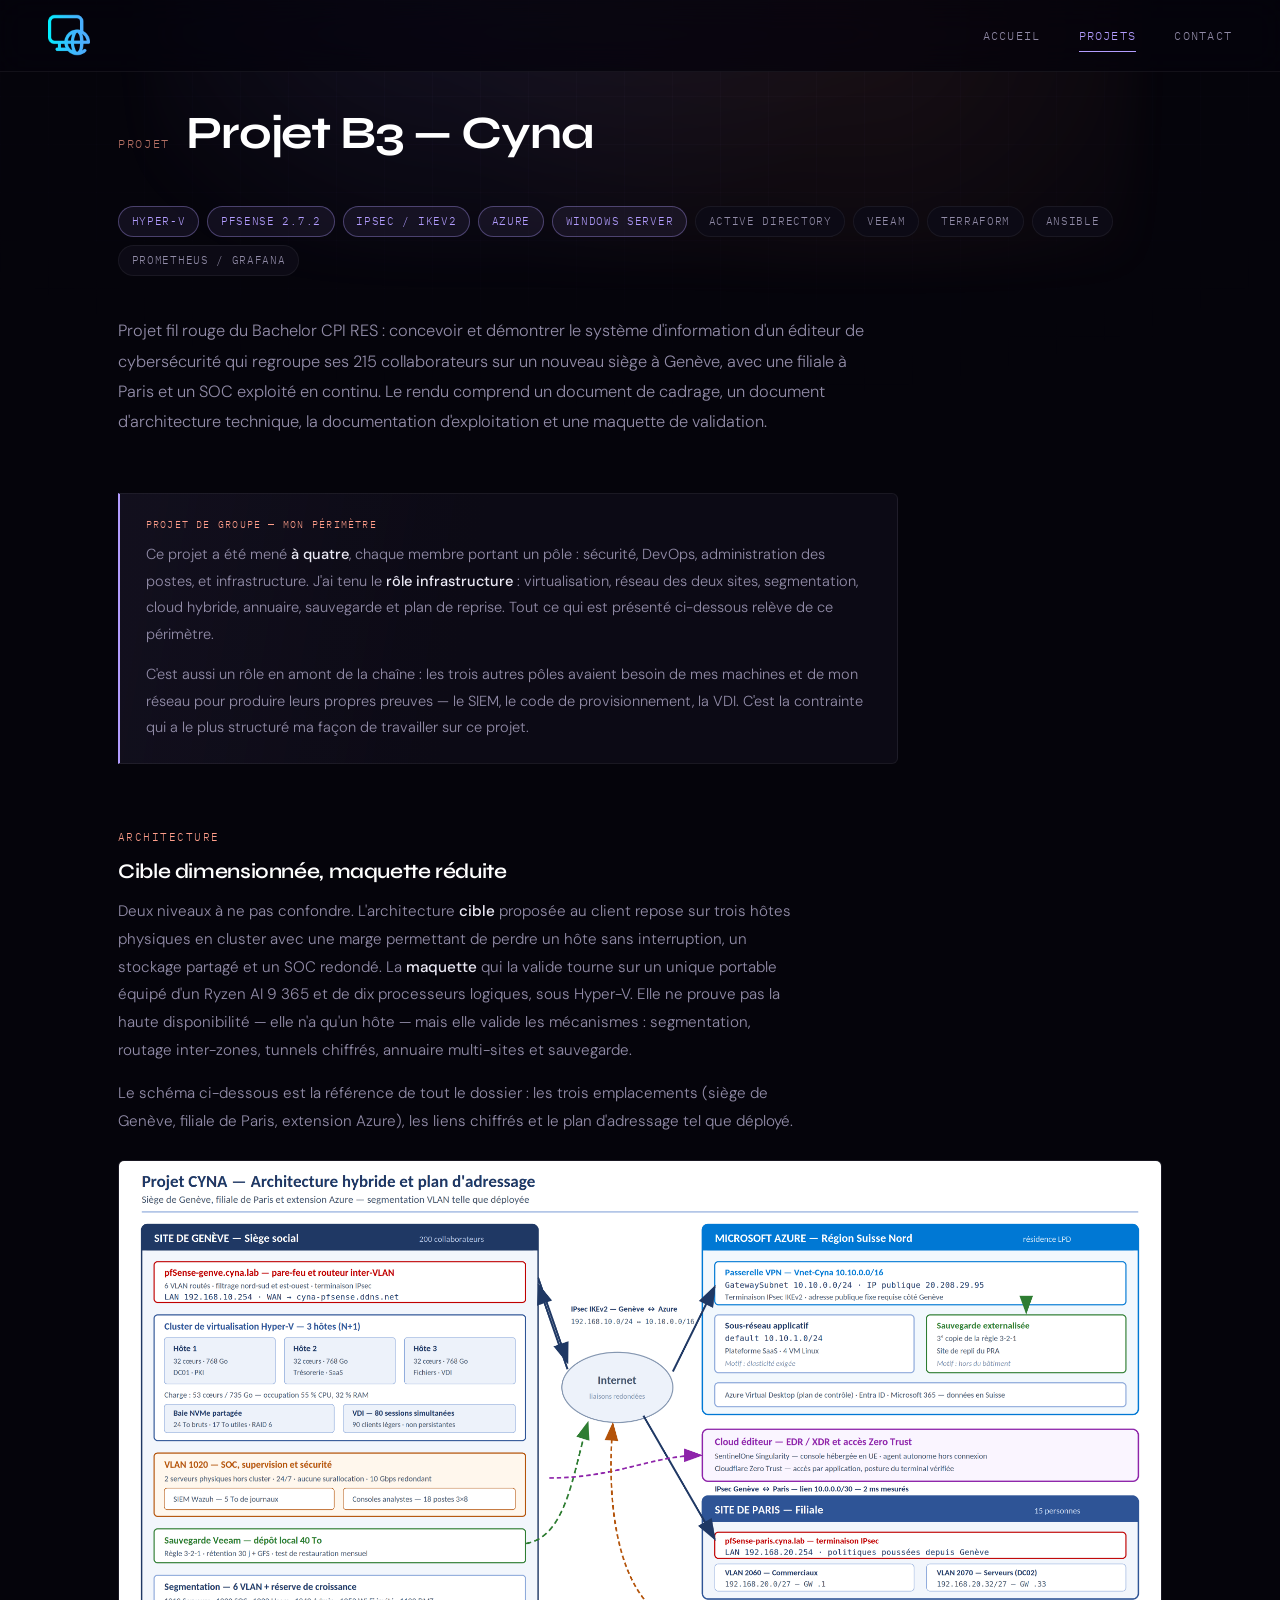
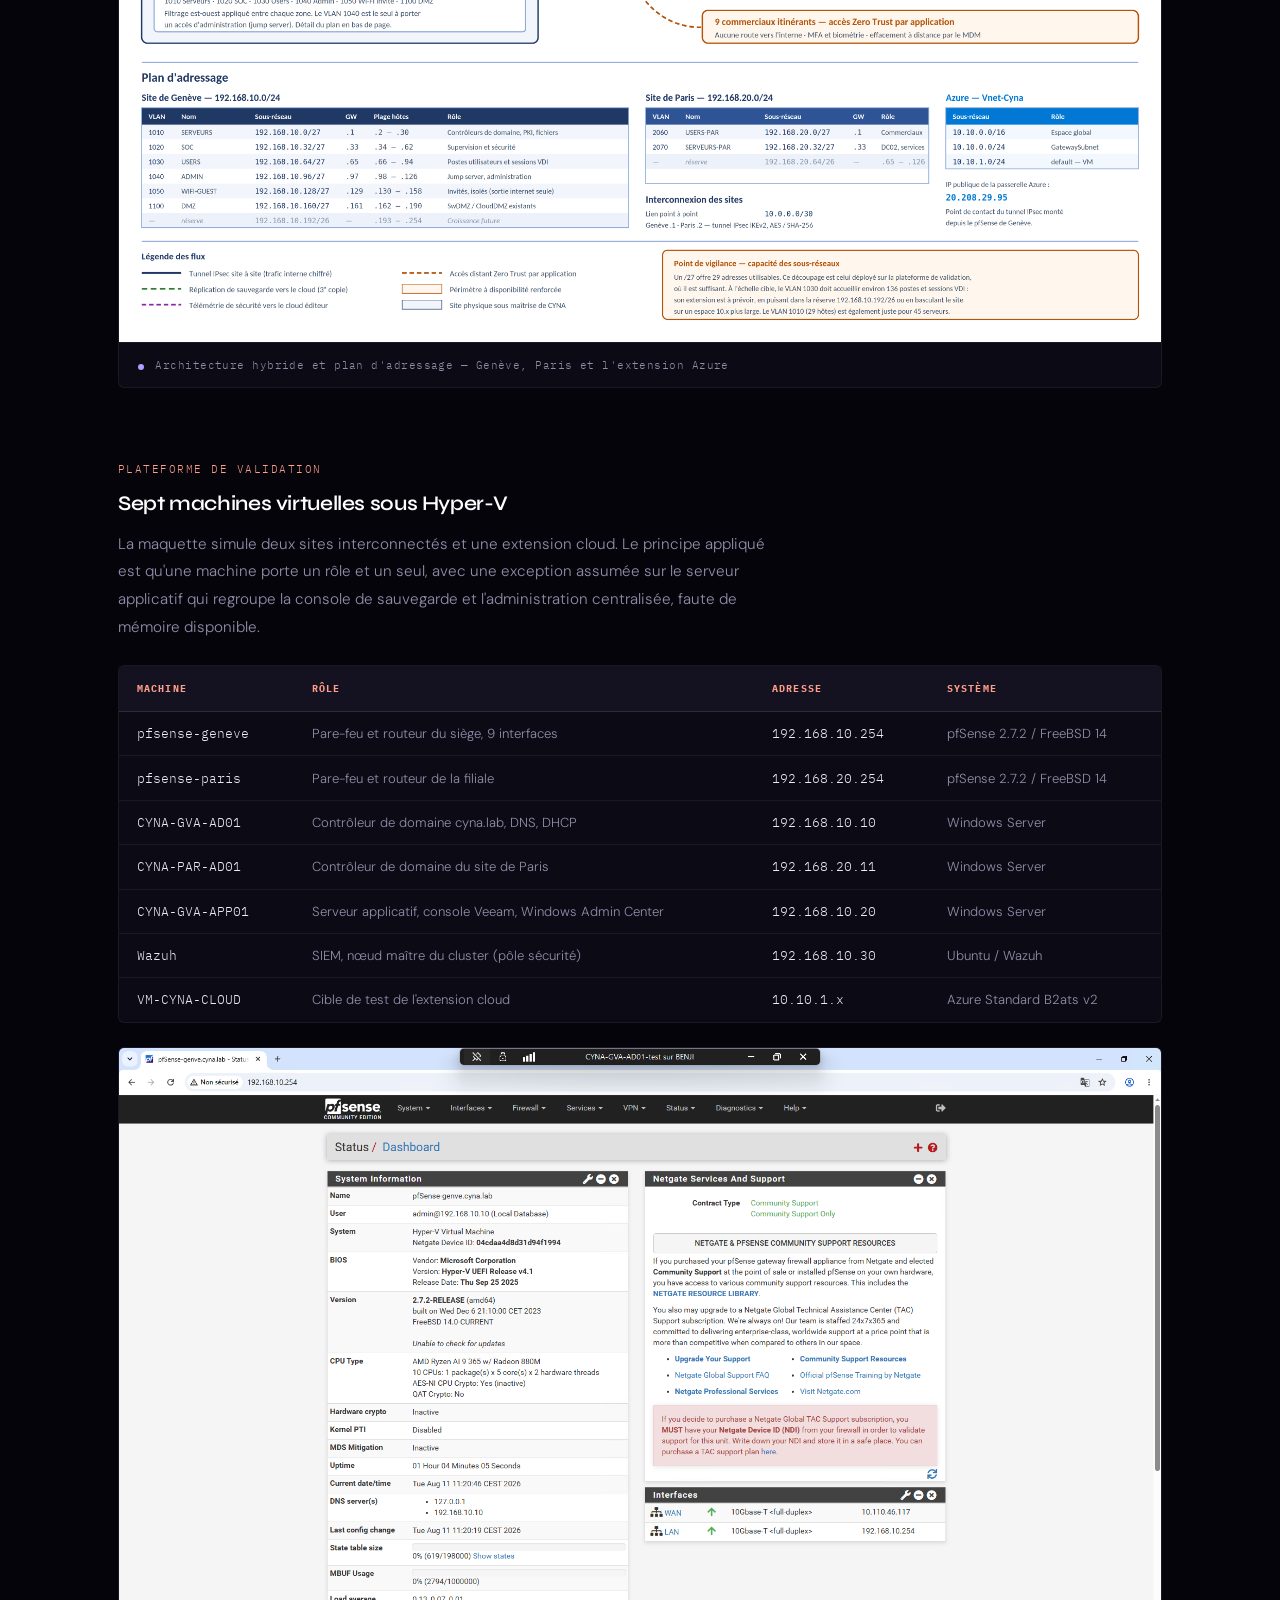
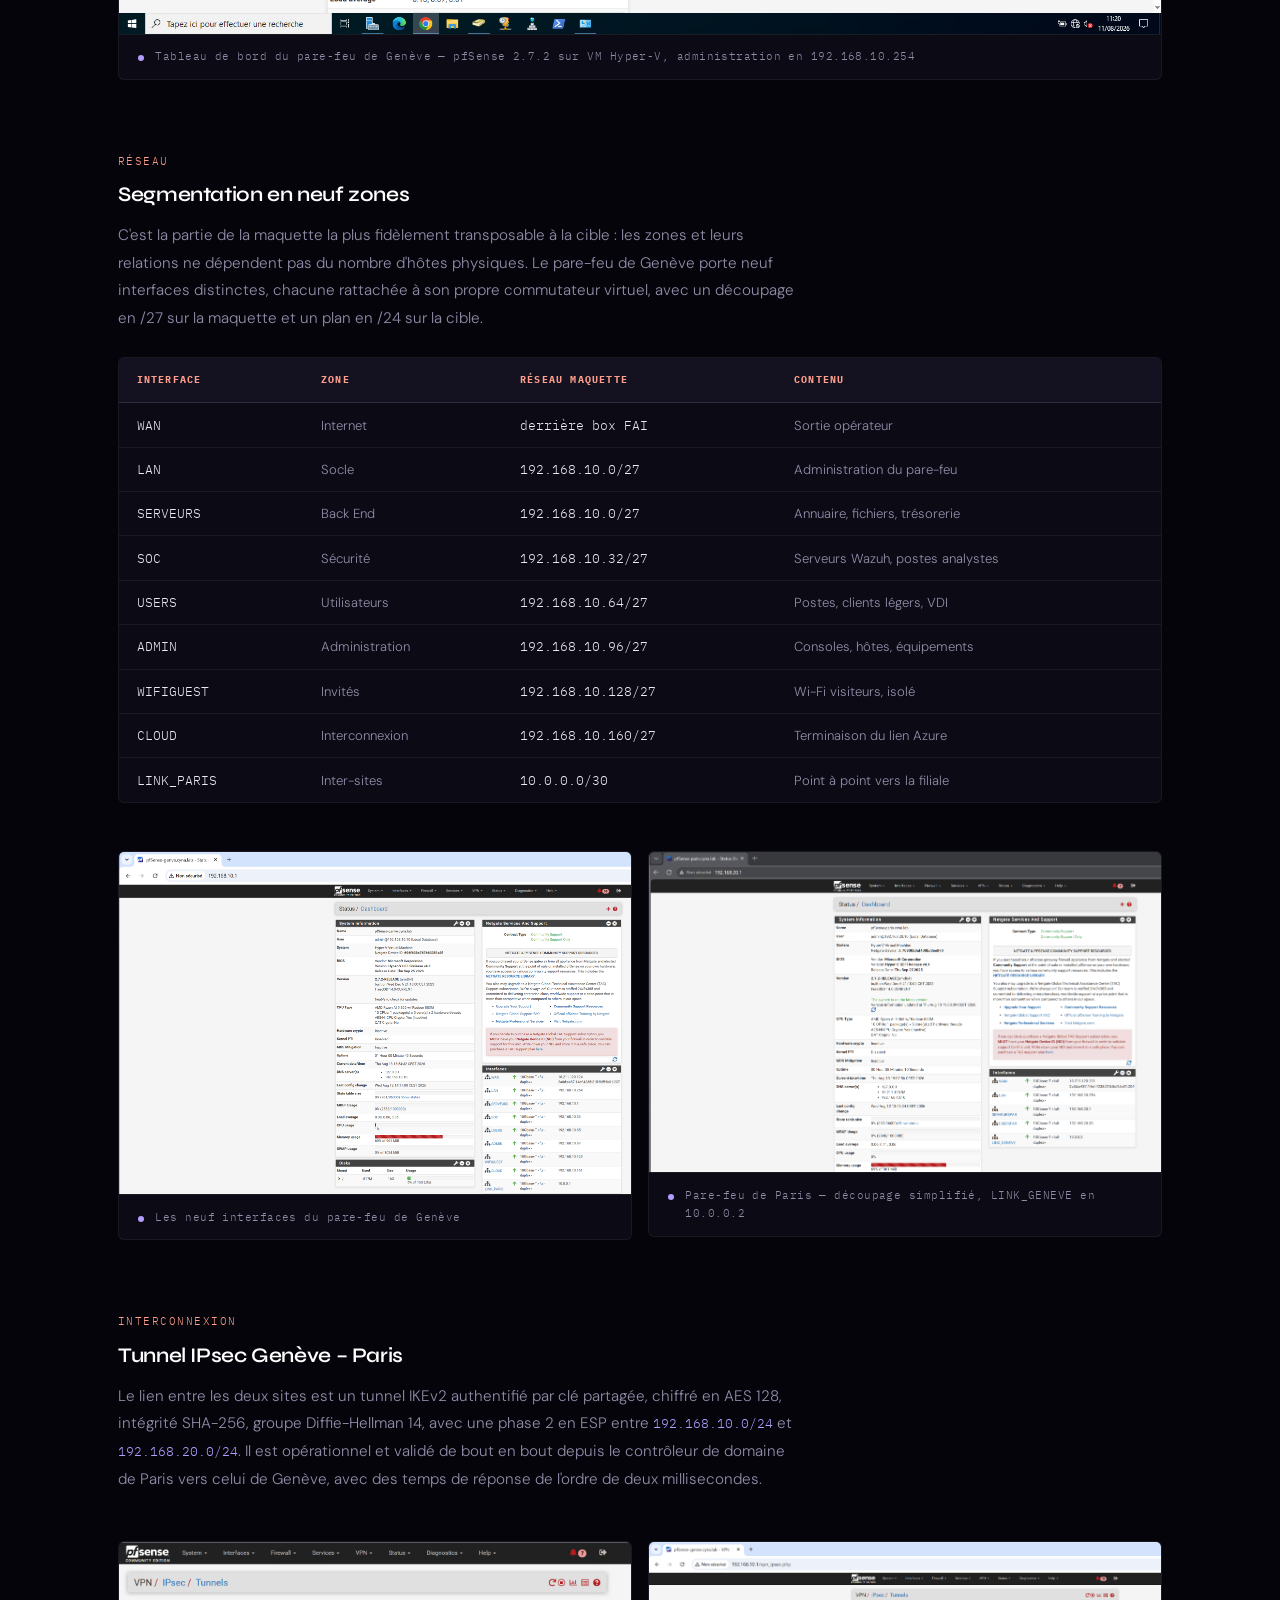
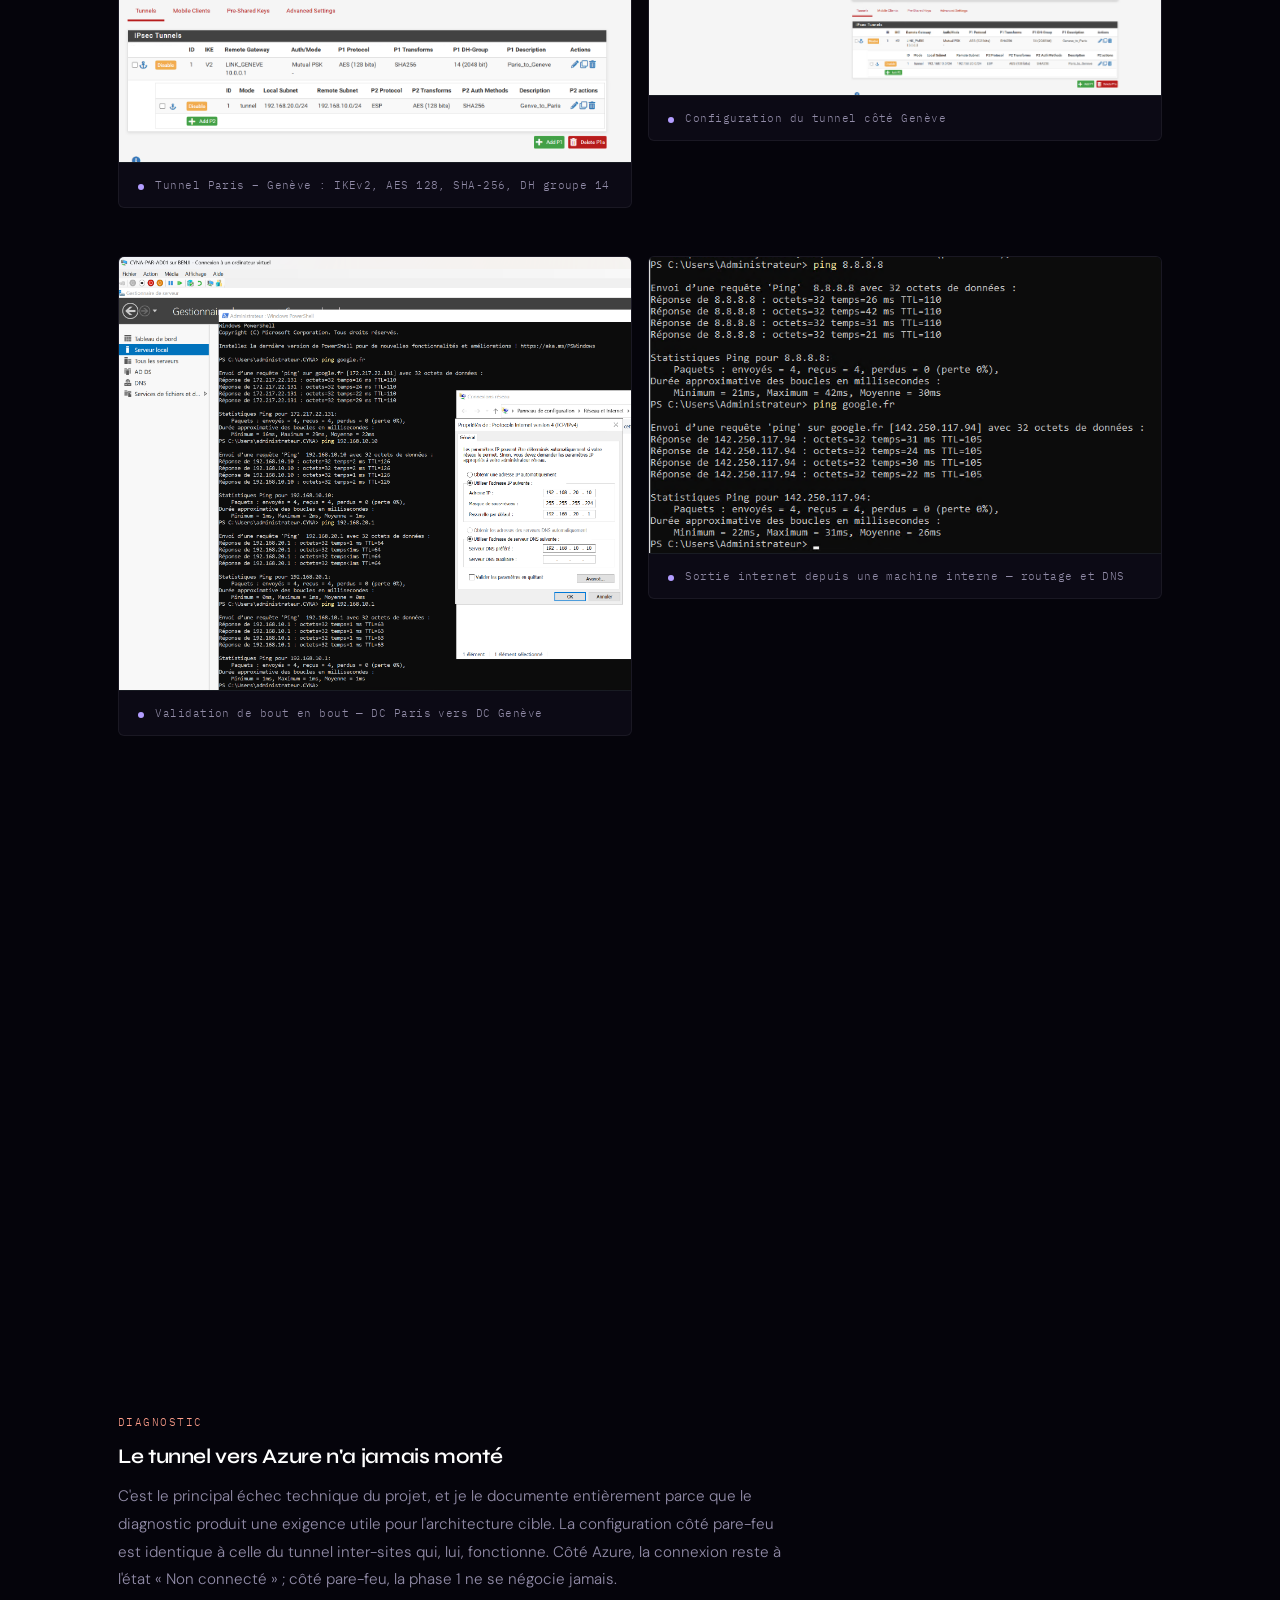
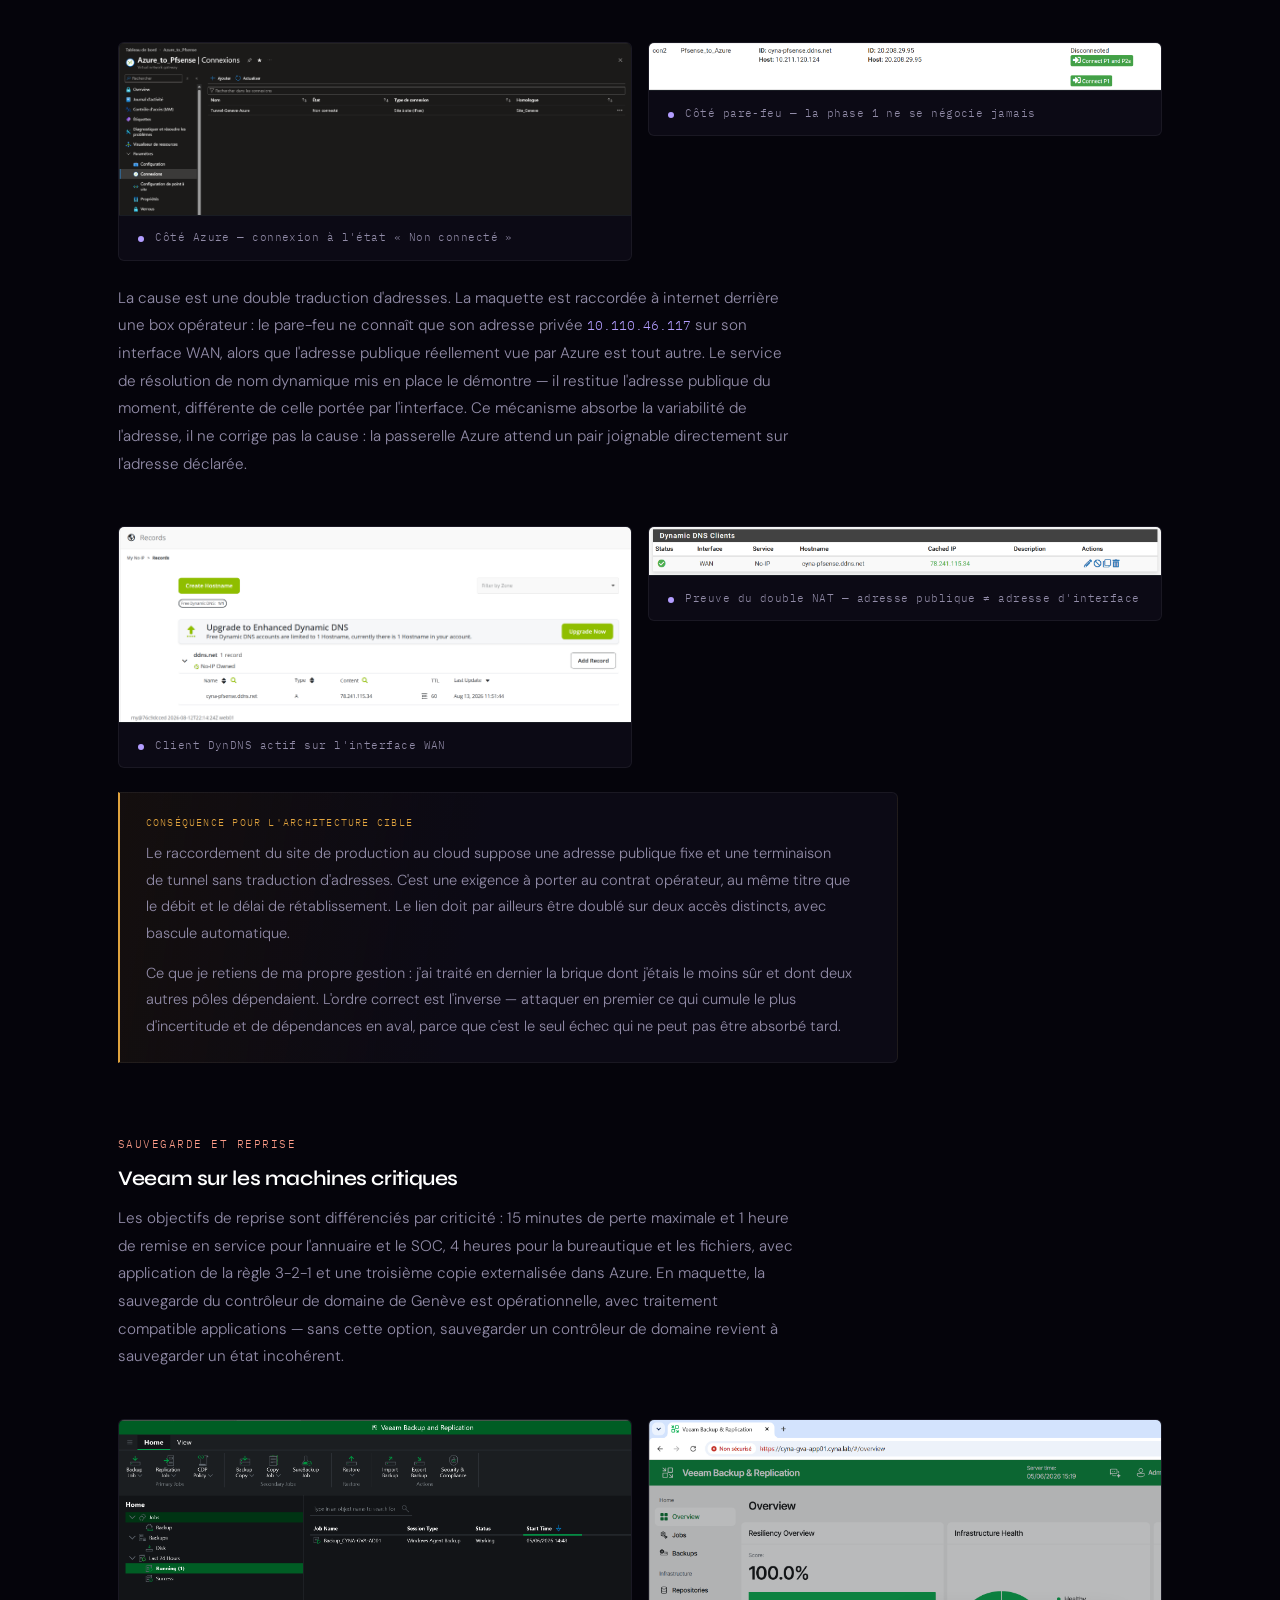
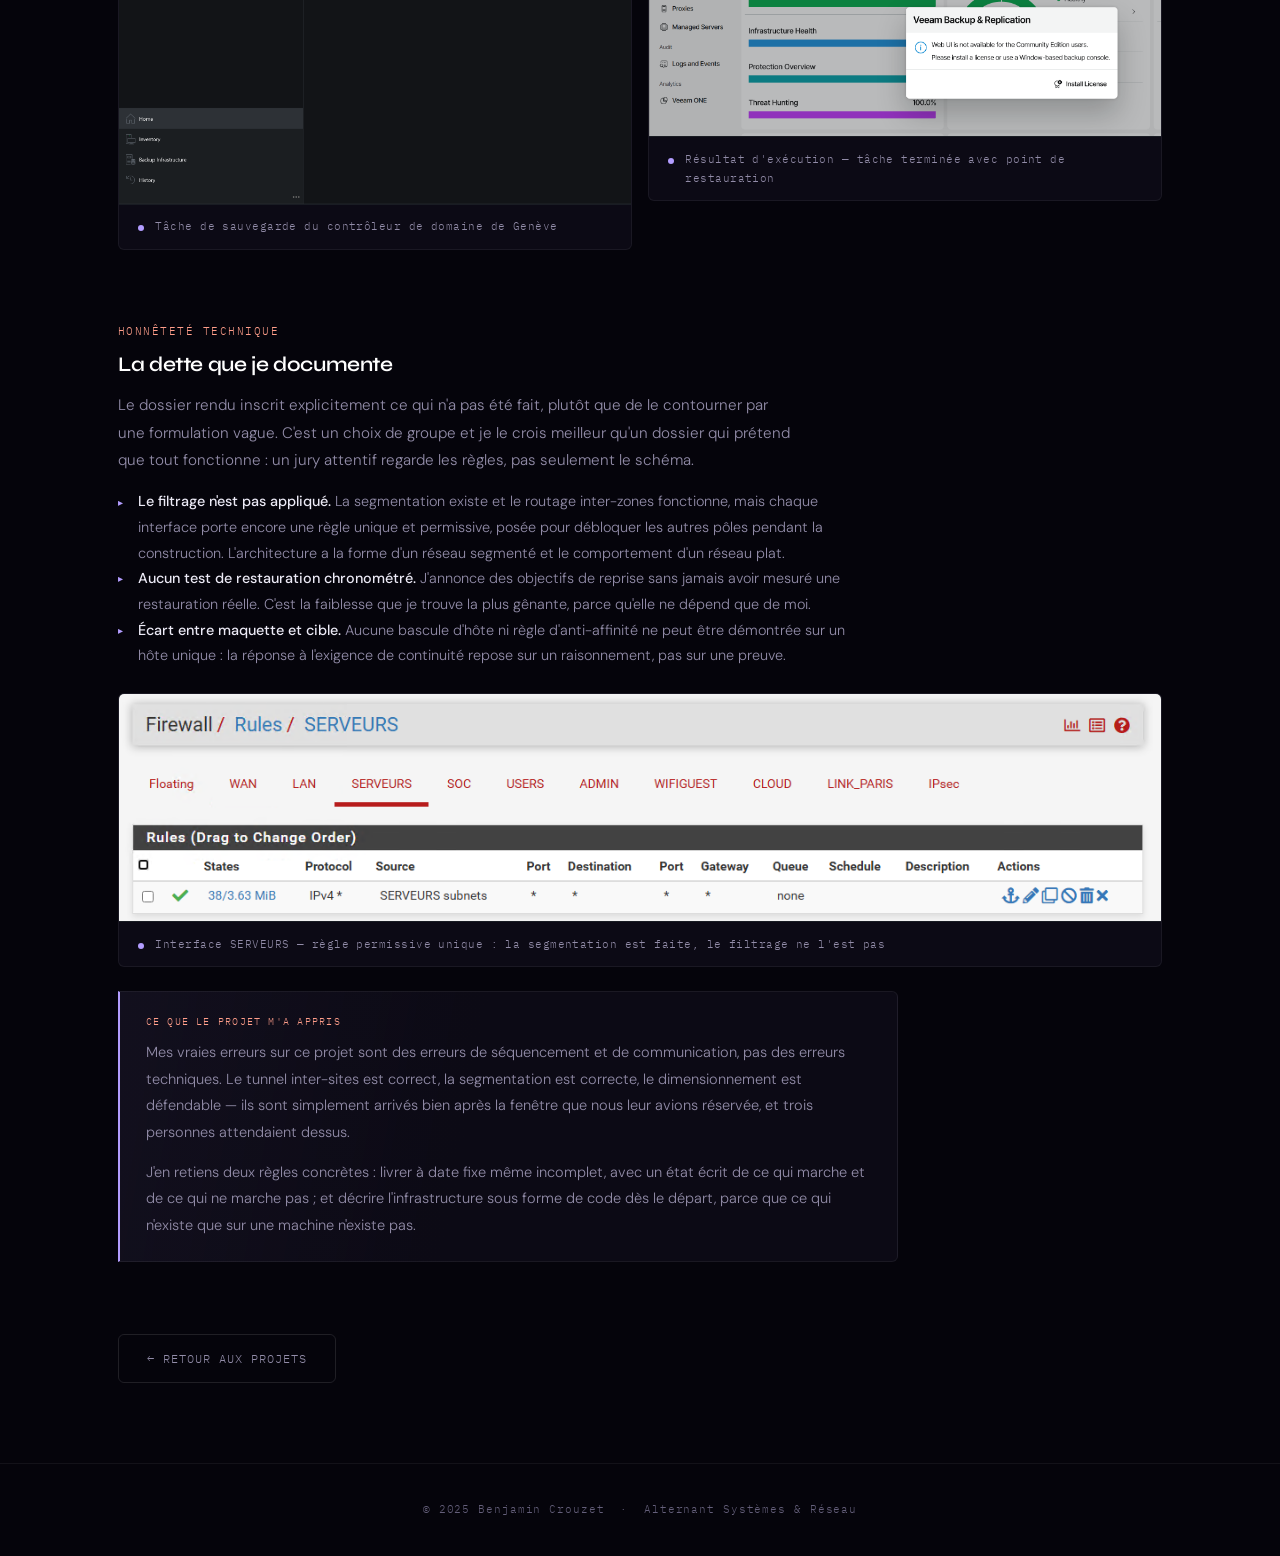
<file: portfolio/Projets/Projet_B3_Cyna.html>
<!DOCTYPE html>
<html lang="fr">
<head>
  <meta charset="UTF-8">
  <meta name="viewport" content="width=device-width, initial-scale=1.0">
  <title>Benjamin Crouzet — Projet B3 Cyna</title>
  <link rel="stylesheet" href="../style.css">
</head>
<body>

<nav>
  <a href="../index.html" class="nav-logo"><img src="../Assets/logo.png" alt="Logo Benjamin Crouzet"></a>
  <ul class="nav-links">
    <li><a href="../index.html">accueil</a></li>
    <li><a href="../projets.html">projets</a></li>
    <li><a href="../contact.html">contact</a></li>
  </ul>
</nav>

<main class="page">

  <!-- ── EN-TÊTE ── -->
  <div class="section-header reveal">
    <span class="section-num">projet</span>
    <h2>Projet B3 — Cyna</h2>
  </div>

  <div class="tags reveal">
    <span class="tag accent">Hyper-V</span>
    <span class="tag accent">pfSense 2.7.2</span>
    <span class="tag accent">IPsec / IKEv2</span>
    <span class="tag accent">Azure</span>
    <span class="tag accent">Windows Server</span>
    <span class="tag">Active Directory</span>
    <span class="tag">Veeam</span>
    <span class="tag">Terraform</span>
    <span class="tag">Ansible</span>
    <span class="tag">Prometheus / Grafana</span>
  </div>

  <p class="project-intro reveal">
    Projet fil rouge du Bachelor CPI RES : concevoir et démontrer le système d'information d'un
    éditeur de cybersécurité qui regroupe ses 215 collaborateurs sur un nouveau siège à Genève,
    avec une filiale à Paris et un SOC exploité en continu. Le rendu comprend un document de cadrage,
    un document d'architecture technique, la documentation d'exploitation et une maquette de validation.
  </p>

  <div class="callout reveal">
    <div class="co-label">Projet de groupe — mon périmètre</div>
    <p>Ce projet a été mené <strong>à quatre</strong>, chaque membre portant
    un pôle : sécurité, DevOps, administration des postes, et infrastructure. J'ai tenu le
    <strong>rôle infrastructure</strong> : virtualisation, réseau des deux
    sites, segmentation, cloud hybride, annuaire, sauvegarde et plan de reprise. Tout ce qui est
    présenté ci-dessous relève de ce périmètre.</p>
    <p>C'est aussi un rôle en amont de la chaîne : les trois autres pôles avaient besoin de mes machines
    et de mon réseau pour produire leurs propres preuves — le SIEM, le code de provisionnement, la VDI.
    C'est la contrainte qui a le plus structuré ma façon de travailler sur ce projet.</p>
  </div>

  <!-- ────────────────────────────────────────────
       1. ARCHITECTURE
  ──────────────────────────────────────────── -->
  <div class="section-block reveal" style="margin-top:4rem">
    <div class="block-label">Architecture</div>
    <h3>Cible dimensionnée, maquette réduite</h3>
    <p>Deux niveaux à ne pas confondre. L'architecture <strong>cible</strong>
    proposée au client repose sur trois hôtes physiques en cluster avec une marge permettant de perdre
    un hôte sans interruption, un stockage partagé et un SOC redondé. La
    <strong>maquette</strong> qui la valide tourne sur un unique portable
    équipé d'un Ryzen AI 9 365 et de dix processeurs logiques, sous Hyper-V. Elle ne prouve pas la haute
    disponibilité — elle n'a qu'un hôte — mais elle valide les mécanismes : segmentation, routage
    inter-zones, tunnels chiffrés, annuaire multi-sites et sauvegarde.</p>

    <p>Le schéma ci-dessous est la référence de tout le dossier : les trois emplacements (siège de
    Genève, filiale de Paris, extension Azure), les liens chiffrés et le plan d'adressage tel que
    déployé.</p>

    <div class="screenshot-block">
      <img src="../Assets/CYNA/schema_hybride.png" alt="Schéma d'architecture hybride : siège de Genève, filiale de Paris, extension Azure, liens IPsec et plan d'adressage">
      <div class="screenshot-caption">
        Architecture hybride et plan d'adressage — Genève, Paris et l'extension Azure
      </div>
    </div>
  </div>

  <!-- ────────────────────────────────────────────
       2. PLATEFORME
  ──────────────────────────────────────────── -->
  <div class="section-block reveal">
    <div class="block-label">Plateforme de validation</div>
    <h3>Sept machines virtuelles sous Hyper-V</h3>
    <p>La maquette simule deux sites interconnectés et une extension cloud. Le principe appliqué est
    qu'une machine porte un rôle et un seul, avec une exception assumée sur le serveur applicatif qui
    regroupe la console de sauvegarde et l'administration centralisée, faute de mémoire disponible.</p>

    <div class="table-wrap">
      <table class="data">
        <thead>
          <tr><th>Machine</th><th>Rôle</th><th>Adresse</th><th>Système</th></tr>
        </thead>
        <tbody>
          <tr><td class="mono">pfsense-geneve</td><td>Pare-feu et routeur du siège, 9 interfaces</td><td class="mono">192.168.10.254</td><td>pfSense 2.7.2 / FreeBSD 14</td></tr>
          <tr><td class="mono">pfsense-paris</td><td>Pare-feu et routeur de la filiale</td><td class="mono">192.168.20.254</td><td>pfSense 2.7.2 / FreeBSD 14</td></tr>
          <tr><td class="mono">CYNA-GVA-AD01</td><td>Contrôleur de domaine cyna.lab, DNS, DHCP</td><td class="mono">192.168.10.10</td><td>Windows Server</td></tr>
          <tr><td class="mono">CYNA-PAR-AD01</td><td>Contrôleur de domaine du site de Paris</td><td class="mono">192.168.20.11</td><td>Windows Server</td></tr>
          <tr><td class="mono">CYNA-GVA-APP01</td><td>Serveur applicatif, console Veeam, Windows Admin Center</td><td class="mono">192.168.10.20</td><td>Windows Server</td></tr>
          <tr><td class="mono">Wazuh</td><td>SIEM, nœud maître du cluster (pôle sécurité)</td><td class="mono">192.168.10.30</td><td>Ubuntu / Wazuh</td></tr>
          <tr><td class="mono">VM-CYNA-CLOUD</td><td>Cible de test de l'extension cloud</td><td class="mono">10.10.1.x</td><td>Azure Standard B2ats v2</td></tr>
        </tbody>
      </table>
    </div>

    <div class="screenshot-block">
      <img src="../Assets/CYNA/pfsense_geneve_dashboard.png" alt="Tableau de bord pfSense 2.7.2 du site de Genève sur machine virtuelle Hyper-V">
      <div class="screenshot-caption">
        Tableau de bord du pare-feu de Genève — pfSense 2.7.2 sur VM Hyper-V, administration en 192.168.10.254
      </div>
    </div>
  </div>

  <!-- ────────────────────────────────────────────
       3. SEGMENTATION
  ──────────────────────────────────────────── -->
  <div class="section-block reveal">
    <div class="block-label">Réseau</div>
    <h3>Segmentation en neuf zones</h3>
    <p>C'est la partie de la maquette la plus fidèlement transposable à la cible : les zones et leurs
    relations ne dépendent pas du nombre d'hôtes physiques. Le pare-feu de Genève porte neuf interfaces
    distinctes, chacune rattachée à son propre commutateur virtuel, avec un découpage en /27 sur la
    maquette et un plan en /24 sur la cible.</p>

    <div class="table-wrap">
      <table class="data">
        <thead>
          <tr><th>Interface</th><th>Zone</th><th>Réseau maquette</th><th>Contenu</th></tr>
        </thead>
        <tbody>
          <tr><td class="mono">WAN</td><td>Internet</td><td class="mono">derrière box FAI</td><td>Sortie opérateur</td></tr>
          <tr><td class="mono">LAN</td><td>Socle</td><td class="mono">192.168.10.0/27</td><td>Administration du pare-feu</td></tr>
          <tr><td class="mono">SERVEURS</td><td>Back End</td><td class="mono">192.168.10.0/27</td><td>Annuaire, fichiers, trésorerie</td></tr>
          <tr><td class="mono">SOC</td><td>Sécurité</td><td class="mono">192.168.10.32/27</td><td>Serveurs Wazuh, postes analystes</td></tr>
          <tr><td class="mono">USERS</td><td>Utilisateurs</td><td class="mono">192.168.10.64/27</td><td>Postes, clients légers, VDI</td></tr>
          <tr><td class="mono">ADMIN</td><td>Administration</td><td class="mono">192.168.10.96/27</td><td>Consoles, hôtes, équipements</td></tr>
          <tr><td class="mono">WIFIGUEST</td><td>Invités</td><td class="mono">192.168.10.128/27</td><td>Wi-Fi visiteurs, isolé</td></tr>
          <tr><td class="mono">CLOUD</td><td>Interconnexion</td><td class="mono">192.168.10.160/27</td><td>Terminaison du lien Azure</td></tr>
          <tr><td class="mono">LINK_PARIS</td><td>Inter-sites</td><td class="mono">10.0.0.0/30</td><td>Point à point vers la filiale</td></tr>
        </tbody>
      </table>
    </div>

    <div class="screenshots-row">
      <div class="screenshot-block">
        <img src="../Assets/CYNA/pfsense_geneve_interfaces.png" alt="Les neuf interfaces du pare-feu de Genève : WAN, LAN, SERVEURS, SOC, USERS, ADMIN, WIFIGUEST, CLOUD et LINK_PARIS">
        <div class="screenshot-caption">Les neuf interfaces du pare-feu de Genève</div>
      </div>
      <div class="screenshot-block">
        <img src="../Assets/CYNA/pfsense_paris_dashboard.png" alt="Tableau de bord du pare-feu de Paris : cinq interfaces actives dont LINK_GENEVE en 10.0.0.2">
        <div class="screenshot-caption">Pare-feu de Paris — découpage simplifié, LINK_GENEVE en 10.0.0.2</div>
      </div>
    </div>
  </div>

  <!-- ────────────────────────────────────────────
       4. INTERCONNEXION
  ──────────────────────────────────────────── -->
  <div class="section-block reveal">
    <div class="block-label">Interconnexion</div>
    <h3>Tunnel IPsec Genève – Paris</h3>
    <p>Le lien entre les deux sites est un tunnel IKEv2 authentifié par clé partagée, chiffré en
    AES 128, intégrité SHA-256, groupe Diffie-Hellman 14, avec une phase 2 en ESP entre
    <code>192.168.10.0/24</code> et <code>192.168.20.0/24</code>. Il est opérationnel et validé de bout
    en bout depuis le contrôleur de domaine de Paris vers celui de Genève, avec des temps de réponse de
    l'ordre de deux millisecondes.</p>

    <div class="screenshots-row">
      <div class="screenshot-block">
        <img src="../Assets/CYNA/ipsec_tunnel_paris.png" alt="Tunnel IPsec Paris-Genève : IKEv2, AES 128, SHA-256, DH 14">
        <div class="screenshot-caption">Tunnel Paris – Genève : IKEv2, AES 128, SHA-256, DH groupe 14</div>
      </div>
      <div class="screenshot-block">
        <img src="../Assets/CYNA/ipsec_geneve_config.png" alt="Configuration du tunnel IPsec côté Genève">
        <div class="screenshot-caption">Configuration du tunnel côté Genève</div>
      </div>
    </div>

    <div class="screenshots-row">
      <div class="screenshot-block">
        <img src="../Assets/CYNA/ping_paris_geneve.png" alt="Validation de bout en bout : ping du contrôleur de domaine de Paris vers celui de Genève">
        <div class="screenshot-caption">Validation de bout en bout — DC Paris vers DC Genève</div>
      </div>
      <div class="screenshot-block">
        <img src="../Assets/CYNA/sortie_internet.png" alt="Sortie internet depuis une machine interne à travers le pare-feu : résolution de noms et routage fonctionnels">
        <div class="screenshot-caption">Sortie internet depuis une machine interne — routage et DNS</div>
      </div>
    </div>
  </div>

  <!-- ────────────────────────────────────────────
       5. CLOUD
  ──────────────────────────────────────────── -->
  <div class="section-block reveal">
    <div class="block-label">Cloud hybride</div>
    <h3>Extension Azure en région Suisse Nord</h3>
    <p>Le choix de la région n'est pas cosmétique : c'est lui qui maintient la résidence des données en
    territoire suisse et qui rend tenable le raisonnement de conformité, le siège relevant de la LPD et
    la filiale française du RGPD. Le réseau virtuel <code>Vnet-Cyna</code> porte un sous-réseau
    applicatif en <code>10.10.1.0/24</code> et le <code>GatewaySubnet</code> imposé par Azure. Une
    machine Linux de test y a été provisionnée, maintenue à l'état libéré entre deux séances parce que
    l'abonnement étudiant utilisé consomme du crédit en permanence dès qu'une passerelle est active.</p>

    <div class="screenshots-row">
      <div class="screenshot-block">
        <img src="../Assets/CYNA/azure_vnet.png" alt="Réseau virtuel Vnet-Cyna en région Suisse Nord avec sous-réseau applicatif et GatewaySubnet">
        <div class="screenshot-caption">Vnet-Cyna — Suisse Nord, sous-réseau applicatif et GatewaySubnet</div>
      </div>
      <div class="screenshot-block">
        <img src="../Assets/CYNA/azure_vm.png" alt="Machine VM-CYNA-CLOUD, Standard B2ats v2, région Suisse Nord">
        <div class="screenshot-caption">VM-CYNA-CLOUD — Standard B2ats v2, libérée entre deux tests</div>
      </div>
    </div>
  </div>

  <!-- ────────────────────────────────────────────
       6. ÉCHEC
  ──────────────────────────────────────────── -->
  <div class="section-block reveal">
    <div class="block-label">Diagnostic</div>
    <h3>Le tunnel vers Azure n'a jamais monté</h3>
    <p>C'est le principal échec technique du projet, et je le documente entièrement parce que le
    diagnostic produit une exigence utile pour l'architecture cible. La configuration côté pare-feu est
    identique à celle du tunnel inter-sites qui, lui, fonctionne. Côté Azure, la connexion reste à
    l'état « Non connecté » ; côté pare-feu, la phase 1 ne se négocie jamais.</p>

    <div class="screenshots-row">
      <div class="screenshot-block">
        <img src="../Assets/CYNA/azure_tunnel_nonconnecte.png" alt="Passerelle Azure : la connexion Tunnel-Geneve-Azure reste à l'état Non connecté">
        <div class="screenshot-caption">Côté Azure — connexion à l'état « Non connecté »</div>
      </div>
      <div class="screenshot-block">
        <img src="../Assets/CYNA/pfsense_ipsec_ko.png" alt="Côté pare-feu : la phase 1 du tunnel vers Azure ne se négocie pas">
        <div class="screenshot-caption">Côté pare-feu — la phase 1 ne se négocie jamais</div>
      </div>
    </div>

    <p style="margin-top:1.5rem">La cause est une double traduction d'adresses. La maquette est raccordée
    à internet derrière une box opérateur : le pare-feu ne connaît que son adresse privée
    <code>10.110.46.117</code> sur son interface WAN, alors que l'adresse publique réellement vue par
    Azure est tout autre. Le service de résolution de nom dynamique mis en place le démontre — il
    restitue l'adresse publique du moment, différente de celle portée par l'interface. Ce mécanisme
    absorbe la variabilité de l'adresse, il ne corrige pas la cause : la passerelle Azure attend un pair
    joignable directement sur l'adresse déclarée.</p>

    <div class="screenshots-row">
      <div class="screenshot-block">
        <img src="../Assets/CYNA/dyndns_wan.png" alt="Client de nom dynamique actif sur l'interface WAN du pare-feu">
        <div class="screenshot-caption">Client DynDNS actif sur l'interface WAN</div>
      </div>
      <div class="screenshot-block">
        <img src="../Assets/CYNA/double_nat.png" alt="L'adresse publique vue de l'extérieur diffère de celle portée par l'interface WAN : double NAT démontré">
        <div class="screenshot-caption">Preuve du double NAT — adresse publique ≠ adresse d'interface</div>
      </div>
    </div>

    <div class="callout warn">
      <div class="co-label">Conséquence pour l'architecture cible</div>
      <p>Le raccordement du site de production au cloud suppose une adresse publique fixe et une
      terminaison de tunnel sans traduction d'adresses. C'est une exigence à porter au contrat
      opérateur, au même titre que le débit et le délai de rétablissement. Le lien doit par ailleurs
      être doublé sur deux accès distincts, avec bascule automatique.</p>
      <p>Ce que je retiens de ma propre gestion : j'ai traité en dernier la brique dont j'étais le moins
      sûr et dont deux autres pôles dépendaient. L'ordre correct est l'inverse — attaquer en premier ce
      qui cumule le plus d'incertitude et de dépendances en aval, parce que c'est le seul échec qui ne
      peut pas être absorbé tard.</p>
    </div>
  </div>

  <!-- ────────────────────────────────────────────
       7. SAUVEGARDE
  ──────────────────────────────────────────── -->
  <div class="section-block reveal">
    <div class="block-label">Sauvegarde et reprise</div>
    <h3>Veeam sur les machines critiques</h3>
    <p>Les objectifs de reprise sont différenciés par criticité : 15 minutes de perte maximale et
    1 heure de remise en service pour l'annuaire et le SOC, 4 heures pour la bureautique et les
    fichiers, avec application de la règle 3-2-1 et une troisième copie externalisée dans Azure. En
    maquette, la sauvegarde du contrôleur de domaine de Genève est opérationnelle, avec traitement
    compatible applications — sans cette option, sauvegarder un contrôleur de domaine revient à
    sauvegarder un état incohérent.</p>

    <div class="screenshots-row">
      <div class="screenshot-block">
        <img src="../Assets/CYNA/veeam_job.png" alt="Tâche de sauvegarde Veeam du contrôleur de domaine de Genève">
        <div class="screenshot-caption">Tâche de sauvegarde du contrôleur de domaine de Genève</div>
      </div>
      <div class="screenshot-block">
        <img src="../Assets/CYNA/veeam_resultat.png" alt="Résultat d'exécution de la tâche de sauvegarde Veeam">
        <div class="screenshot-caption">Résultat d'exécution — tâche terminée avec point de restauration</div>
      </div>
    </div>
  </div>

  <!-- ────────────────────────────────────────────
       8. DETTE
  ──────────────────────────────────────────── -->
  <div class="section-block reveal">
    <div class="block-label">Honnêteté technique</div>
    <h3>La dette que je documente</h3>
    <p>Le dossier rendu inscrit explicitement ce qui n'a pas été fait, plutôt que de le contourner par
    une formulation vague. C'est un choix de groupe et je le crois meilleur qu'un dossier qui prétend
    que tout fonctionne : un jury attentif regarde les règles, pas seulement le schéma.</p>

    <ul class="clean">
      <li><strong>Le filtrage n'est pas appliqué.</strong> La segmentation
      existe et le routage inter-zones fonctionne, mais chaque interface porte encore une règle unique
      et permissive, posée pour débloquer les autres pôles pendant la construction. L'architecture a la
      forme d'un réseau segmenté et le comportement d'un réseau plat.</li>
      <li><strong>Aucun test de restauration chronométré.</strong> J'annonce
      des objectifs de reprise sans jamais avoir mesuré une restauration réelle. C'est la faiblesse que
      je trouve la plus gênante, parce qu'elle ne dépend que de moi.</li>
      <li><strong>Écart entre maquette et cible.</strong> Aucune bascule
      d'hôte ni règle d'anti-affinité ne peut être démontrée sur un hôte unique : la réponse à
      l'exigence de continuité repose sur un raisonnement, pas sur une preuve.</li>
    </ul>

    <div class="screenshot-block">
      <img src="../Assets/CYNA/regle_permissive_serveurs.png" alt="Interface SERVEURS : une règle unique autorisant tout trafic issu du sous-réseau vers n'importe quelle destination">
      <div class="screenshot-caption">
        Interface SERVEURS — règle permissive unique : la segmentation est faite, le filtrage ne l'est pas
      </div>
    </div>

    <div class="callout">
      <div class="co-label">Ce que le projet m'a appris</div>
      <p>Mes vraies erreurs sur ce projet sont des erreurs de séquencement et de communication, pas des
      erreurs techniques. Le tunnel inter-sites est correct, la segmentation est correcte, le
      dimensionnement est défendable — ils sont simplement arrivés bien après la fenêtre que nous leur
      avions réservée, et trois personnes attendaient dessus.</p>
      <p>J'en retiens deux règles concrètes : livrer à date fixe même incomplet, avec un état écrit de
      ce qui marche et de ce qui ne marche pas ; et décrire l'infrastructure sous forme de code dès le
      départ, parce que ce qui n'existe que sur une machine n'existe pas.</p>
    </div>
  </div>

  <!-- ── Retour ── -->
  <div class="reveal" style="margin-top: 2rem;">
    <a href="../projets.html" class="btn btn-ghost">← Retour aux projets</a>
  </div>

</main>

<footer>
  &copy; 2025 Benjamin Crouzet &nbsp;·&nbsp; Alternant Systèmes &amp; Réseau
</footer>

<script src="../script.js"></script>
</body>
</html>
</file>
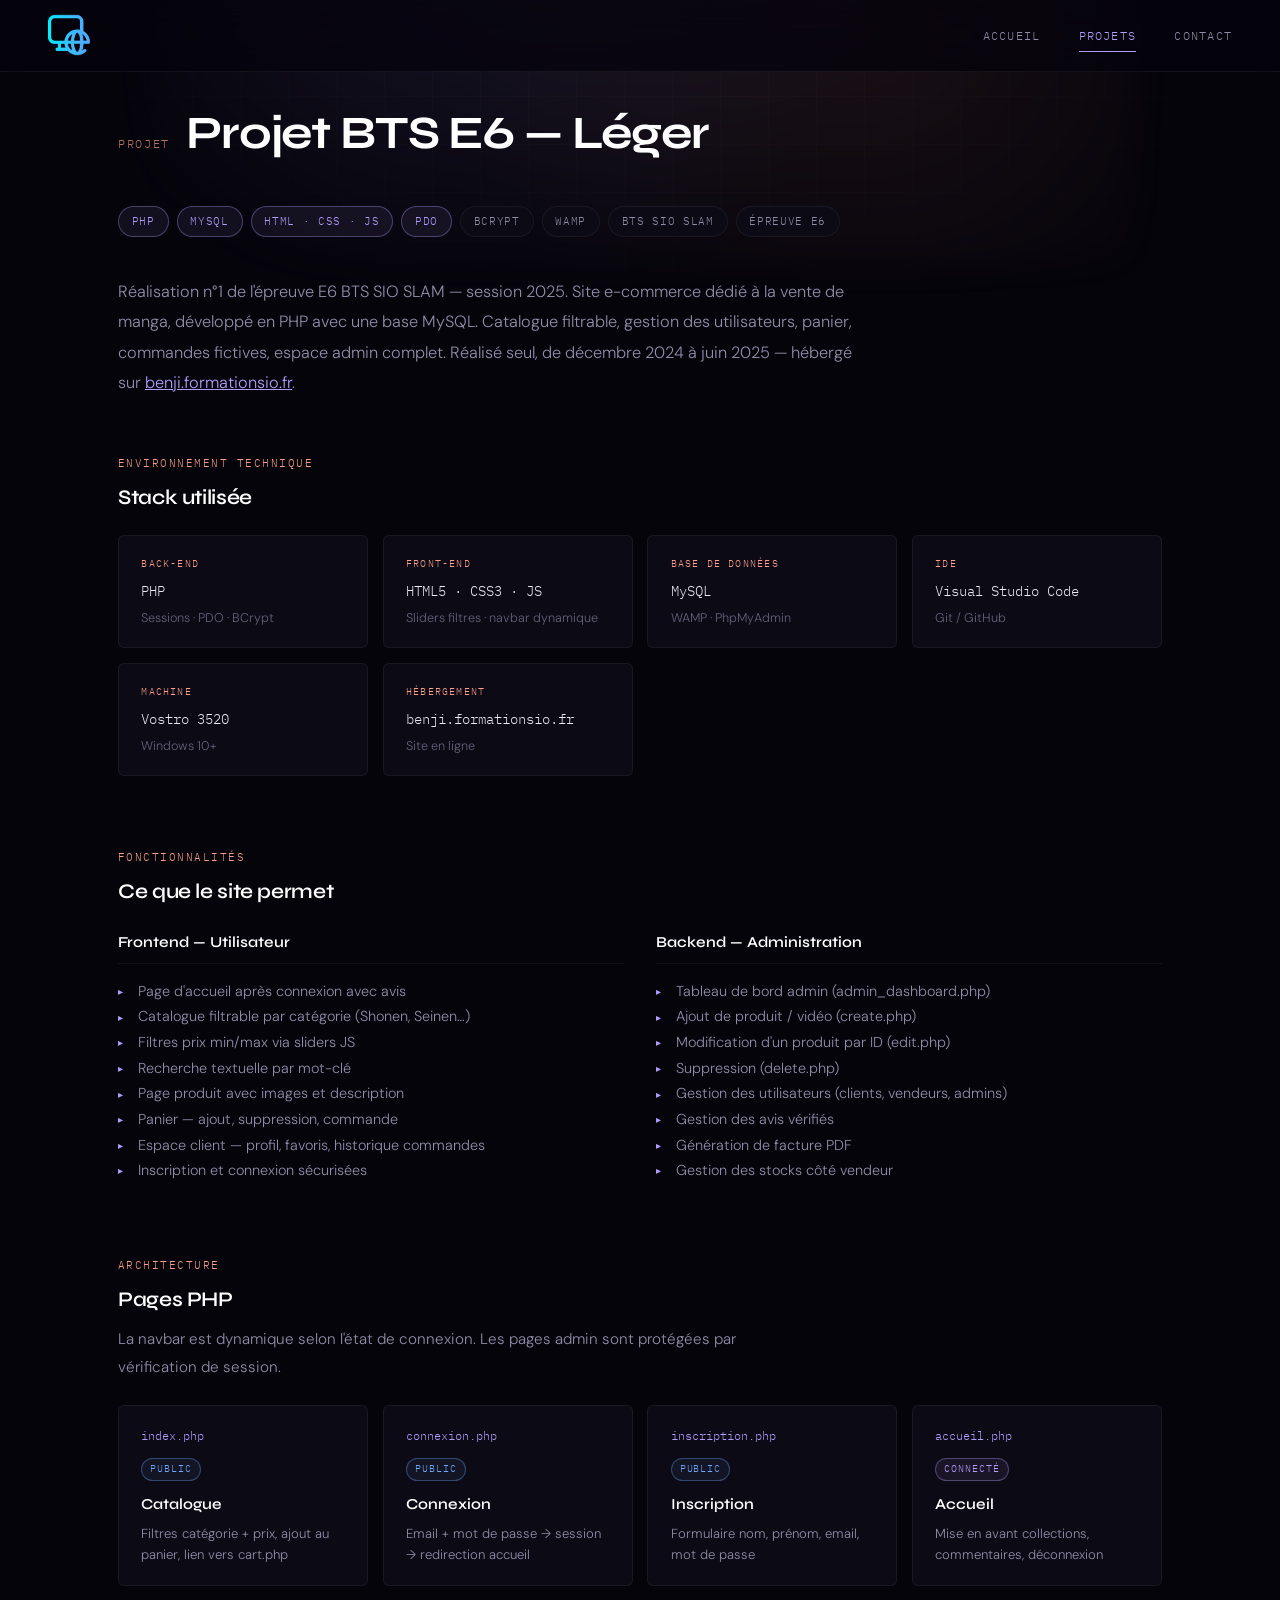
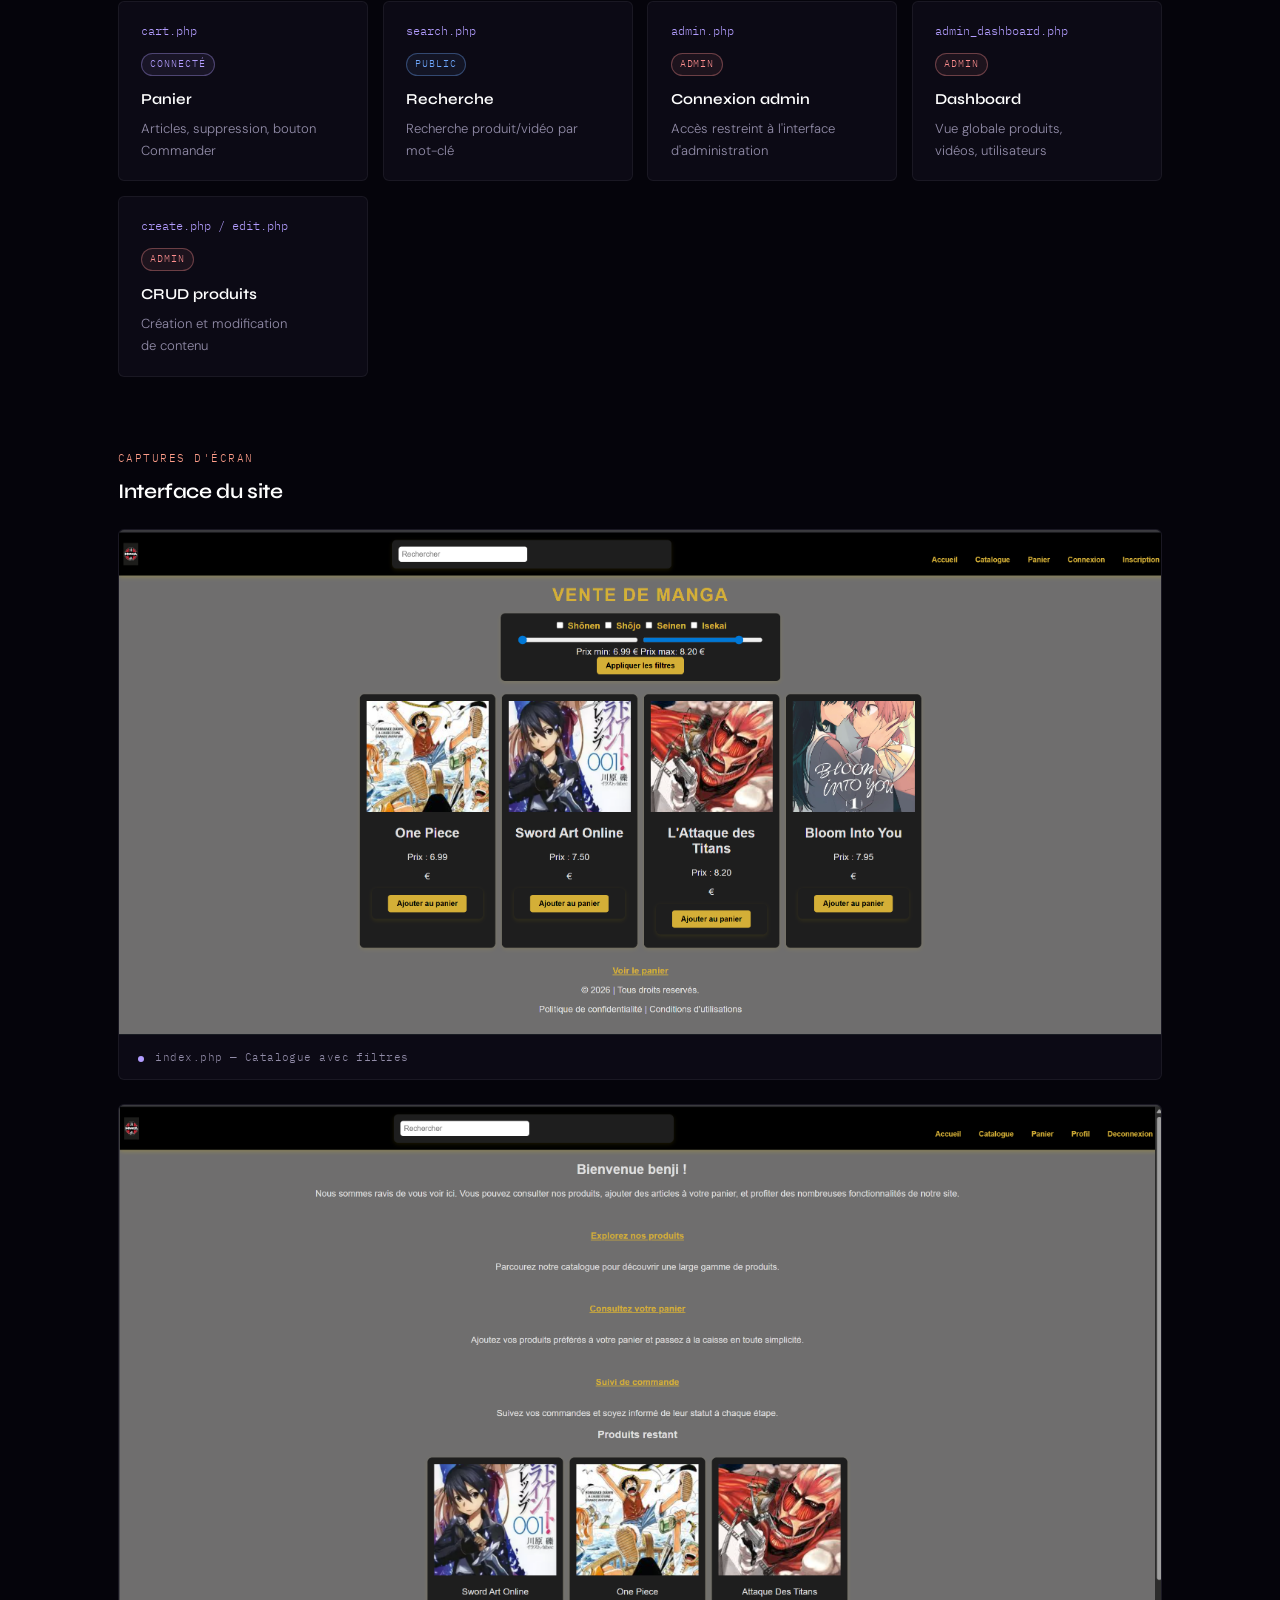
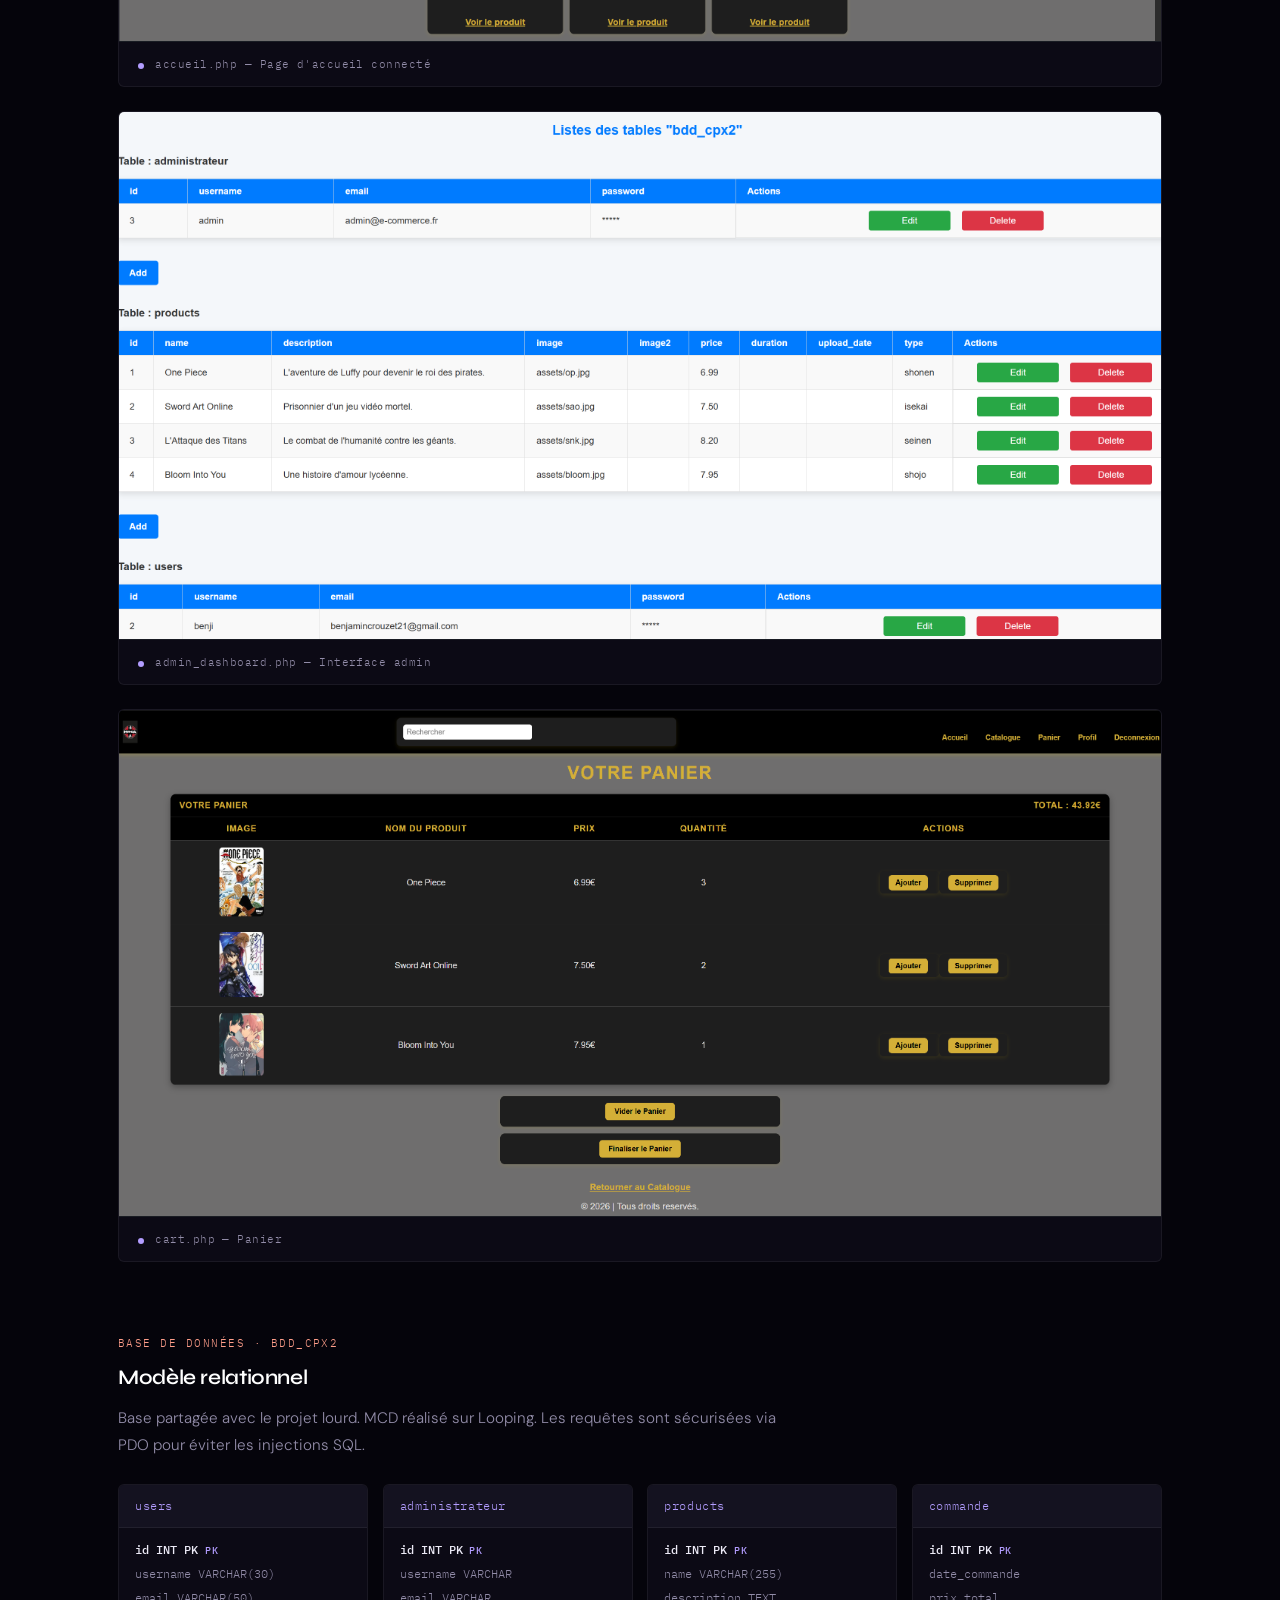
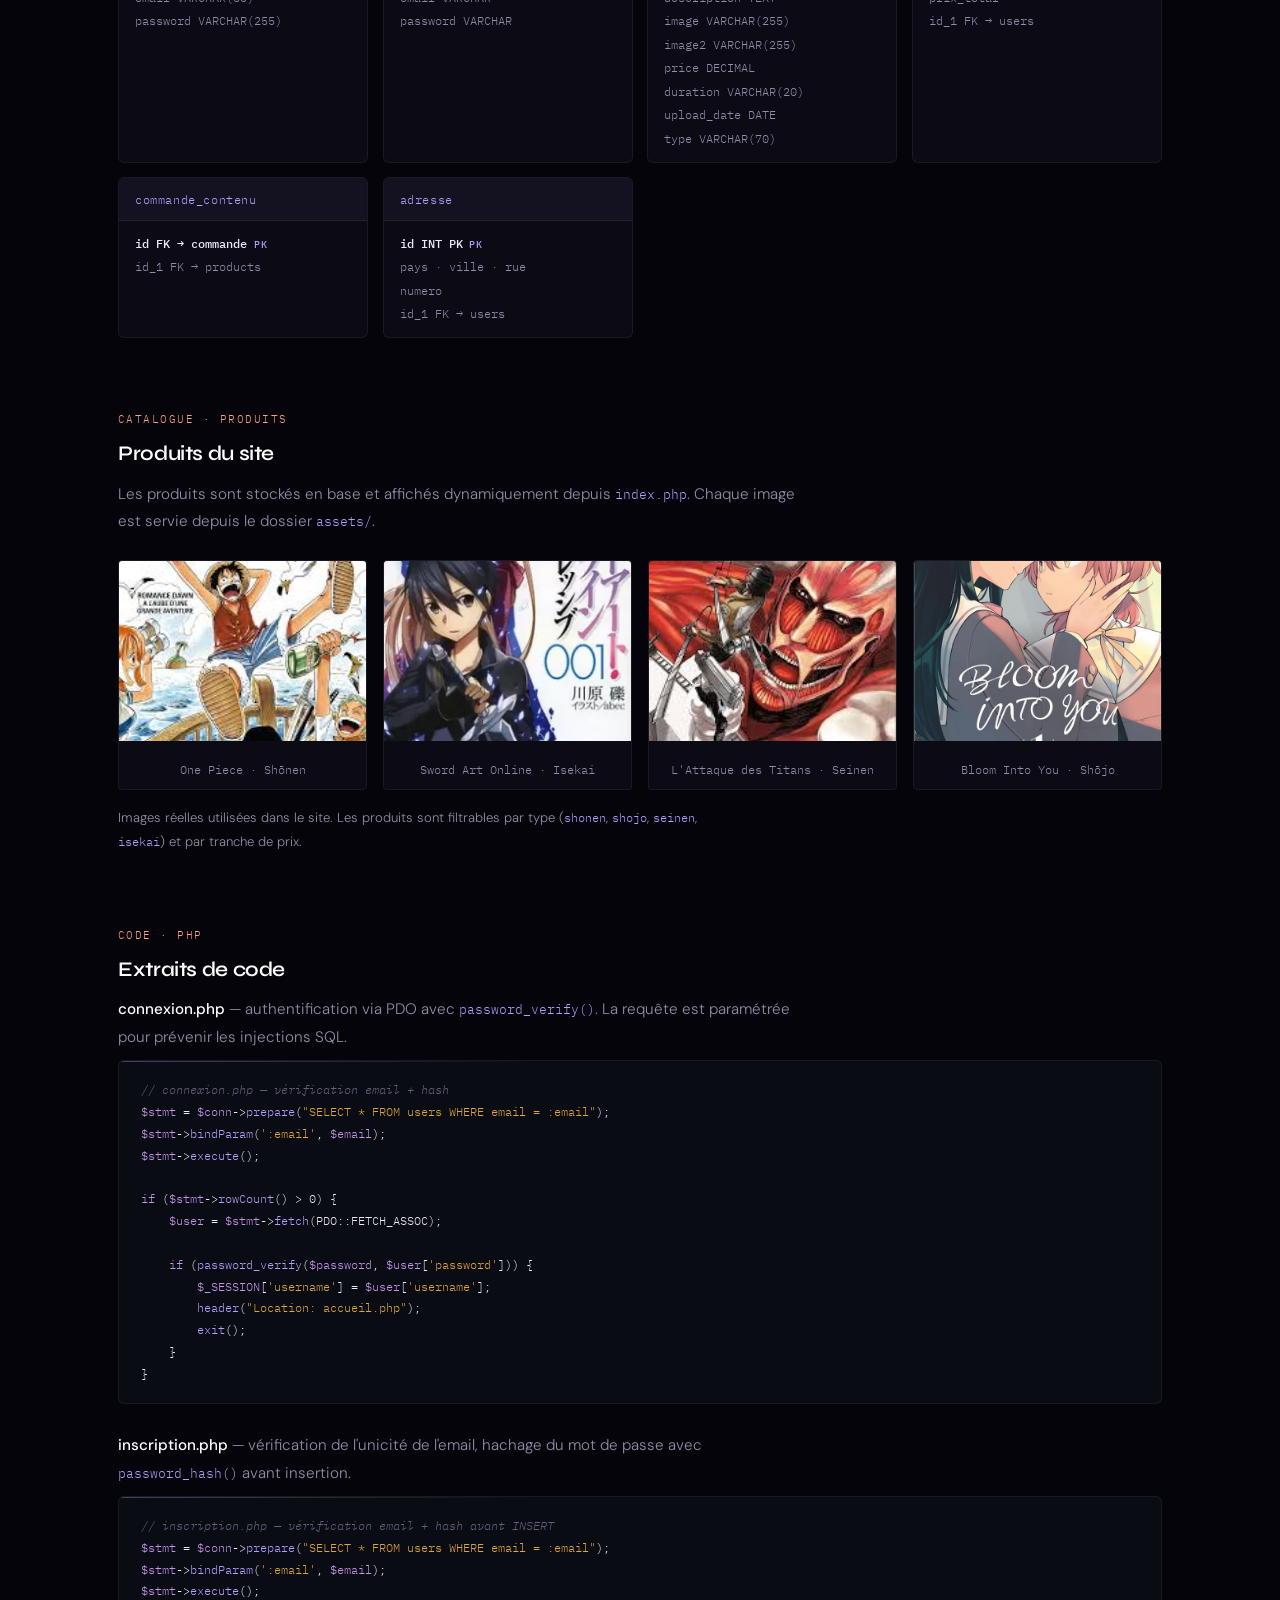
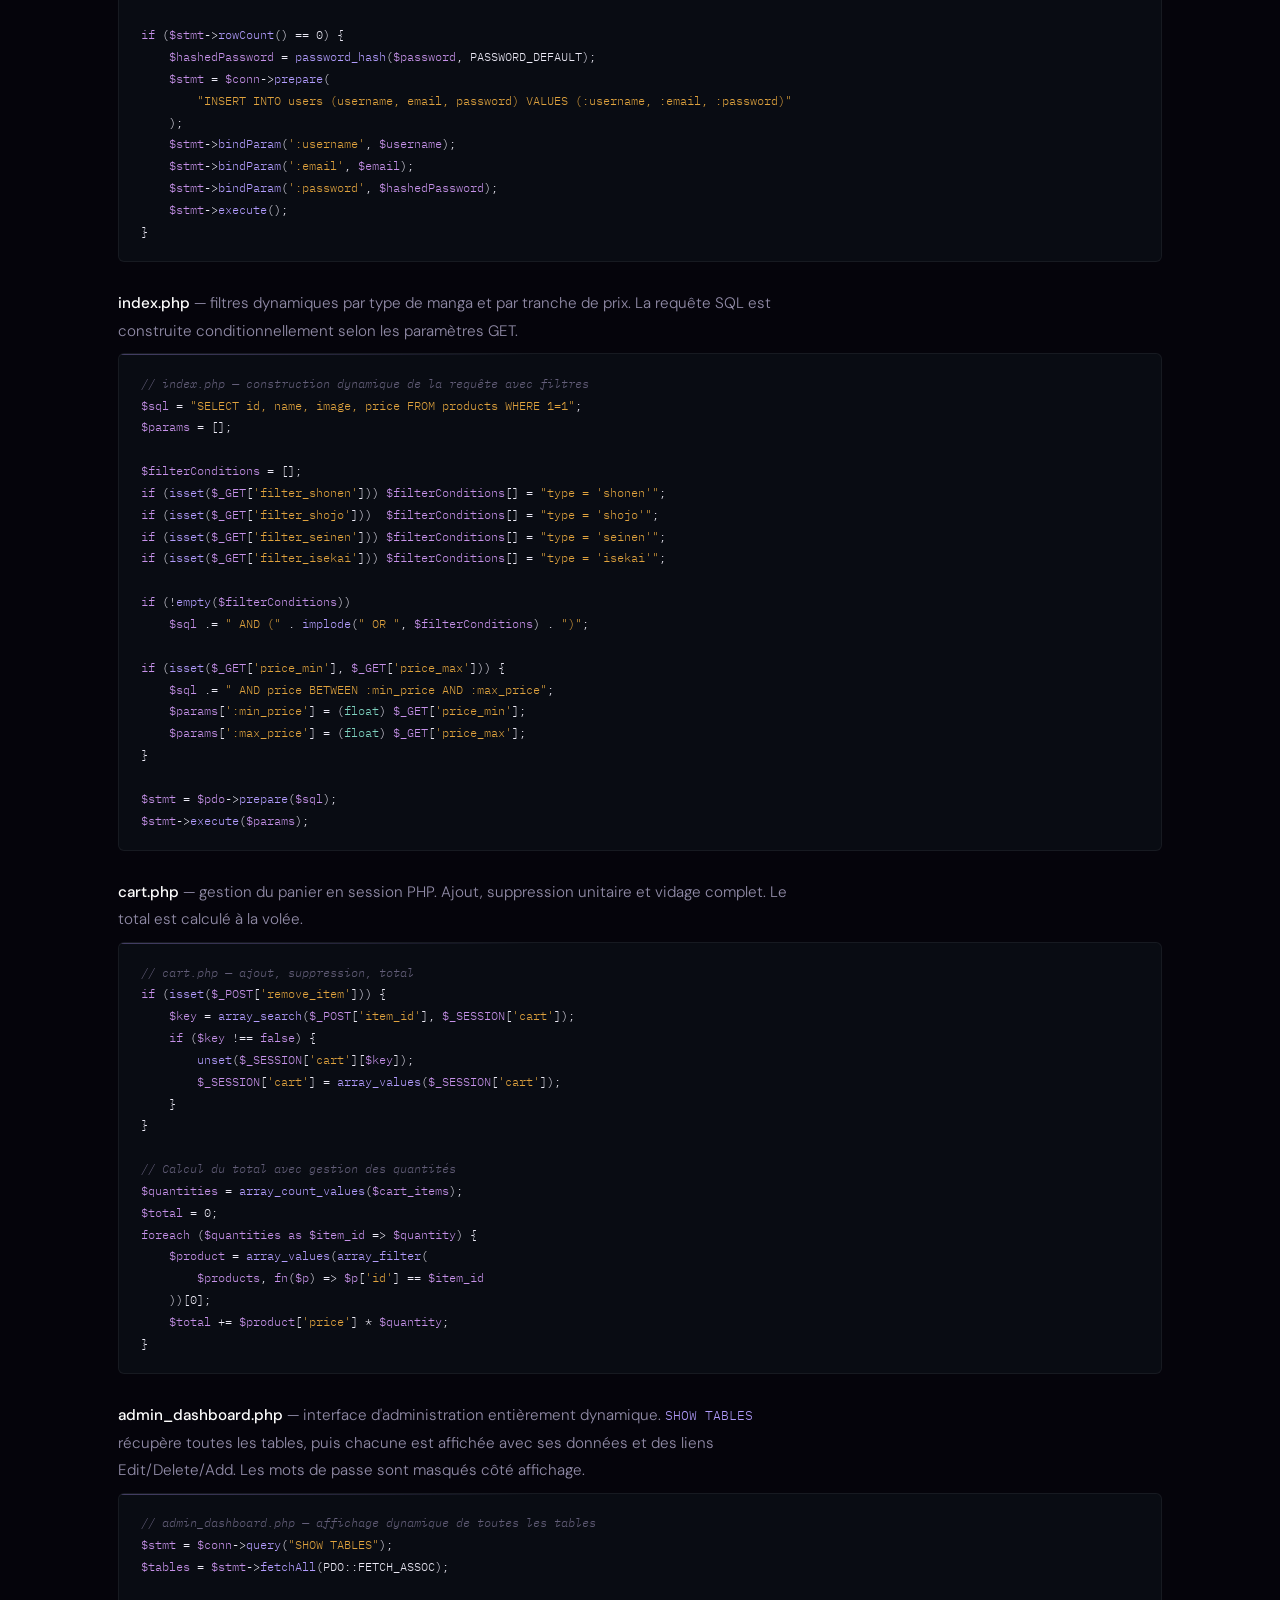
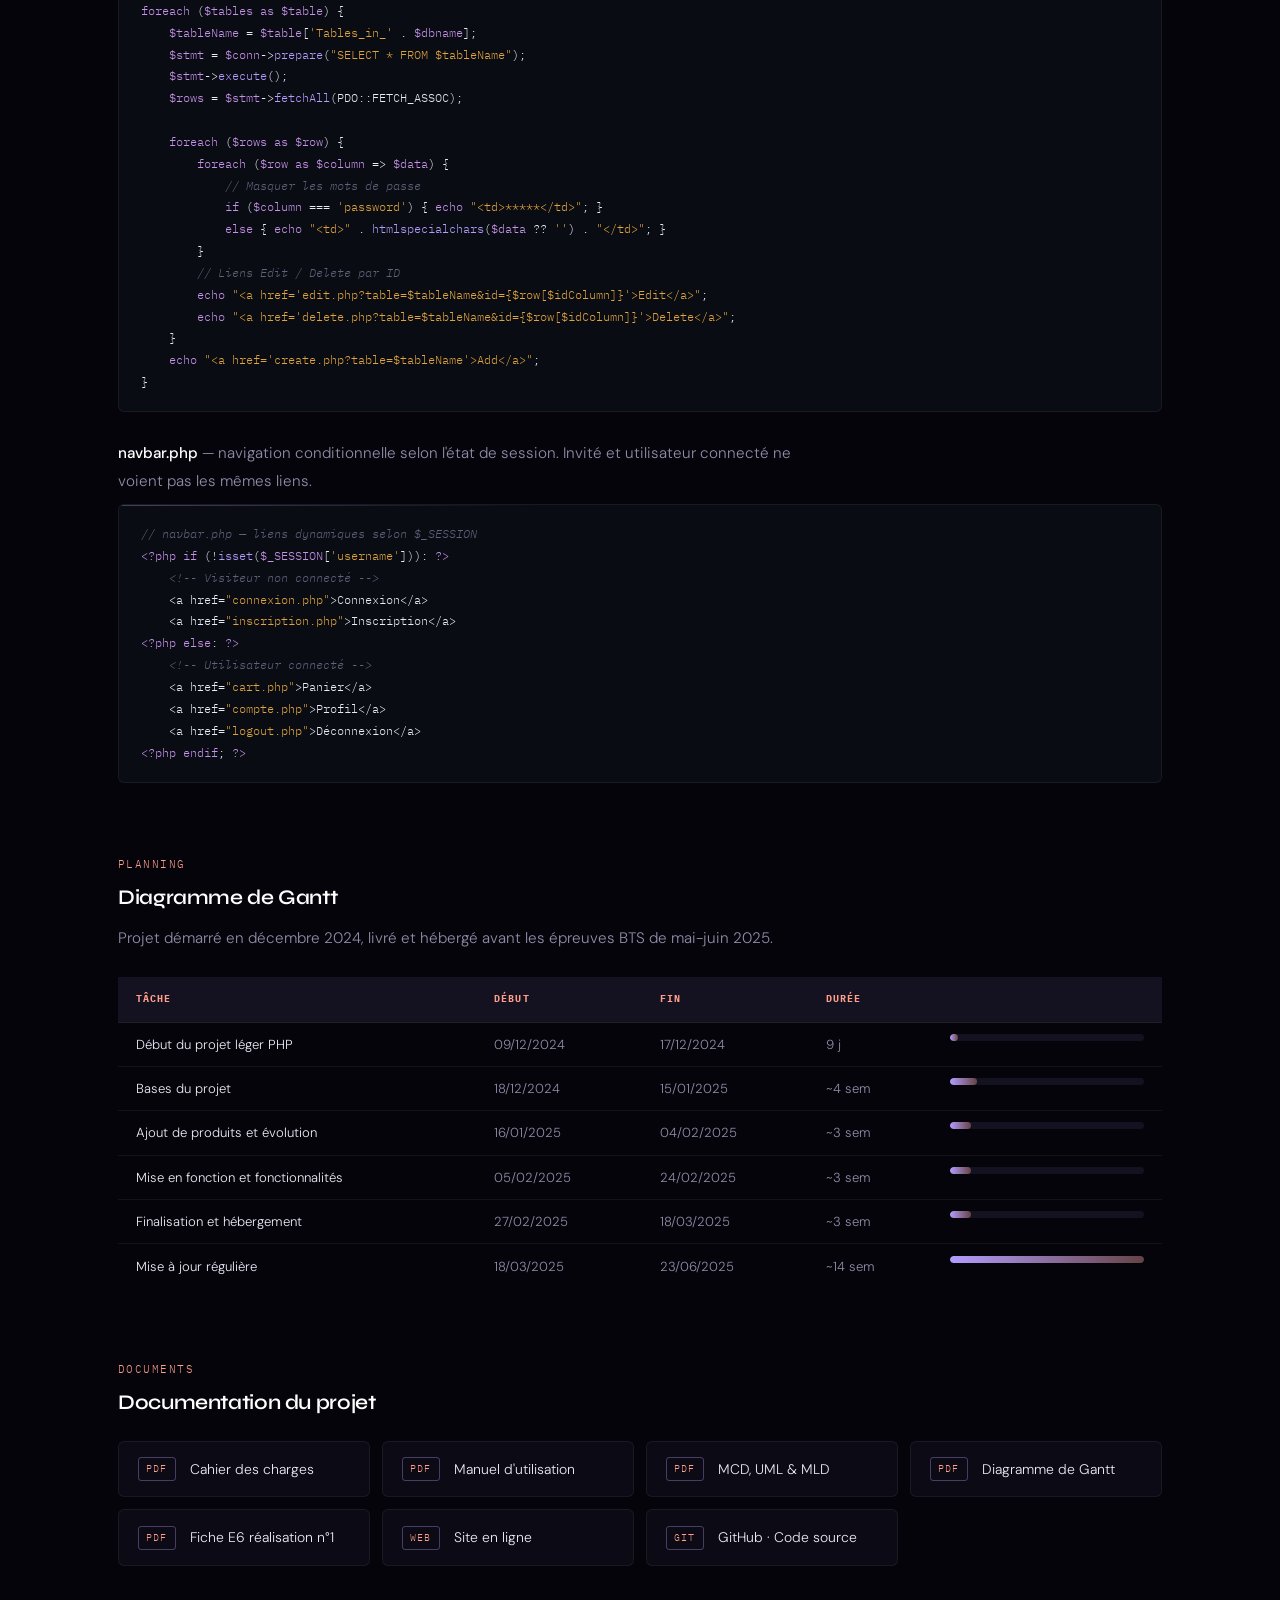
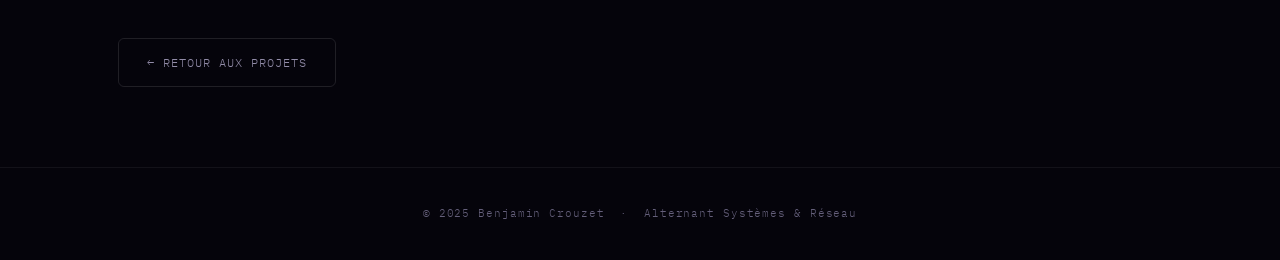
<file: portfolio/Projets/Projet_BTS_E6_leger.html>
<!DOCTYPE html>
<html lang="fr">
<head>
  <meta charset="UTF-8">
  <meta name="viewport" content="width=device-width, initial-scale=1.0">
  <title>Benjamin Crouzet — Projet BTS E6 Léger</title>
  <link rel="stylesheet" href="../style.css">
</head>
<body>

<nav>
  <a href="../index.html" class="nav-logo"><img src="../Assets/logo.png" alt="Logo Benjamin Crouzet"></a>
  <ul class="nav-links">
    <li><a href="../index.html">accueil</a></li>
    <li><a href="../projets.html">projets</a></li>
    <li><a href="../contact.html">contact</a></li>
  </ul>
</nav>

<main class="page">

  <!-- ── EN-TÊTE ── -->
  <div class="section-header reveal">
    <span class="section-num">projet</span>
    <h2>Projet BTS E6 — Léger</h2>
  </div>

  <div class="tags reveal">
    <span class="tag accent">PHP</span>
    <span class="tag accent">MySQL</span>
    <span class="tag accent">HTML · CSS · JS</span>
    <span class="tag accent">PDO</span>
    <span class="tag">BCrypt</span>
    <span class="tag">WAMP</span>
    <span class="tag">BTS SIO SLAM</span>
    <span class="tag">Épreuve E6</span>
  </div>

  <p class="project-intro reveal">
    Réalisation n°1 de l'épreuve E6 BTS SIO SLAM — session 2025.
    Site e-commerce dédié à la vente de manga, développé en PHP avec une base MySQL.
    Catalogue filtrable, gestion des utilisateurs, panier, commandes fictives, espace admin complet.
    Réalisé seul, de décembre 2024 à juin 2025 — hébergé sur
    <a href="https://benji.formationsio.fr" target="_blank" style="color:var(--accent);">benji.formationsio.fr</a>.
  </p>

  <!-- ──────────────────────────────────────────
       STACK
  ────────────────────────────────────────── -->
  <div class="section-block reveal">
    <div class="block-label">Environnement technique</div>
    <h3>Stack utilisée</h3>

    <div class="stack-grid">
      <div class="stack-card">
        <div class="sc-label">Back-end</div>
        <div class="sc-value">PHP</div>
        <p>Sessions · PDO · BCrypt</p>
      </div>
      <div class="stack-card">
        <div class="sc-label">Front-end</div>
        <div class="sc-value">HTML5 · CSS3 · JS</div>
        <p>Sliders filtres · navbar dynamique</p>
      </div>
      <div class="stack-card">
        <div class="sc-label">Base de données</div>
        <div class="sc-value">MySQL</div>
        <p>WAMP · PhpMyAdmin</p>
      </div>
      <div class="stack-card">
        <div class="sc-label">IDE</div>
        <div class="sc-value">Visual Studio Code</div>
        <p>Git / GitHub</p>
      </div>
      <div class="stack-card">
        <div class="sc-label">Machine</div>
        <div class="sc-value">Vostro 3520</div>
        <p>Windows 10+</p>
      </div>
      <div class="stack-card">
        <div class="sc-label">Hébergement</div>
        <div class="sc-value">benji.formationsio.fr</div>
        <p>Site en ligne</p>
      </div>
    </div>
  </div>

  <!-- ──────────────────────────────────────────
       FONCTIONNALITÉS
  ────────────────────────────────────────── -->
  <div class="section-block reveal">
    <div class="block-label">Fonctionnalités</div>
    <h3>Ce que le site permet</h3>

    <div class="features-cols">
      <div class="features-col">
        <h4>Frontend — Utilisateur</h4>
        <ul>
          <li>Page d'accueil après connexion avec avis</li>
          <li>Catalogue filtrable par catégorie (Shonen, Seinen…)</li>
          <li>Filtres prix min/max via sliders JS</li>
          <li>Recherche textuelle par mot-clé</li>
          <li>Page produit avec images et description</li>
          <li>Panier — ajout, suppression, commande</li>
          <li>Espace client — profil, favoris, historique commandes</li>
          <li>Inscription et connexion sécurisées</li>
        </ul>
      </div>
      <div class="features-col">
        <h4>Backend — Administration</h4>
        <ul>
          <li>Tableau de bord admin (admin_dashboard.php)</li>
          <li>Ajout de produit / vidéo (create.php)</li>
          <li>Modification d'un produit par ID (edit.php)</li>
          <li>Suppression (delete.php)</li>
          <li>Gestion des utilisateurs (clients, vendeurs, admins)</li>
          <li>Gestion des avis vérifiés</li>
          <li>Génération de facture PDF</li>
          <li>Gestion des stocks côté vendeur</li>
        </ul>
      </div>
    </div>
  </div>

  <!-- ──────────────────────────────────────────
       PAGES DU SITE
  ────────────────────────────────────────── -->
  <div class="section-block reveal">
    <div class="block-label">Architecture</div>
    <h3>Pages PHP</h3>
    <p>La navbar est dynamique selon l'état de connexion. Les pages admin sont protégées par vérification de session.</p>

    <div class="pages-grid">
      <div class="page-card">
        <div class="pc-file">index.php</div>
        <span class="pc-access pub">public</span>
        <h4>Catalogue</h4>
        <p>Filtres catégorie + prix, ajout au panier, lien vers cart.php</p>
      </div>
      <div class="page-card">
        <div class="pc-file">connexion.php</div>
        <span class="pc-access pub">public</span>
        <h4>Connexion</h4>
        <p>Email + mot de passe → session → redirection accueil</p>
      </div>
      <div class="page-card">
        <div class="pc-file">inscription.php</div>
        <span class="pc-access pub">public</span>
        <h4>Inscription</h4>
        <p>Formulaire nom, prénom, email, mot de passe</p>
      </div>
      <div class="page-card">
        <div class="pc-file">accueil.php</div>
        <span class="pc-access user">connecté</span>
        <h4>Accueil</h4>
        <p>Mise en avant collections, commentaires, déconnexion</p>
      </div>
      <div class="page-card">
        <div class="pc-file">cart.php</div>
        <span class="pc-access user">connecté</span>
        <h4>Panier</h4>
        <p>Articles, suppression, bouton Commander</p>
      </div>
      <div class="page-card">
        <div class="pc-file">search.php</div>
        <span class="pc-access pub">public</span>
        <h4>Recherche</h4>
        <p>Recherche produit/vidéo par mot-clé</p>
      </div>
      <div class="page-card">
        <div class="pc-file">admin.php</div>
        <span class="pc-access admin">admin</span>
        <h4>Connexion admin</h4>
        <p>Accès restreint à l'interface d'administration</p>
      </div>
      <div class="page-card">
        <div class="pc-file">admin_dashboard.php</div>
        <span class="pc-access admin">admin</span>
        <h4>Dashboard</h4>
        <p>Vue globale produits, vidéos, utilisateurs</p>
      </div>
      <div class="page-card">
        <div class="pc-file">create.php / edit.php</div>
        <span class="pc-access admin">admin</span>
        <h4>CRUD produits</h4>
        <p>Création et modification de contenu</p>
      </div>
    </div>
  </div>

  <!-- ──────────────────────────────────────────
       SCREENSHOTS — À COMPLÉTER
  ────────────────────────────────────────── -->
  <div class="section-block reveal">
    <div class="block-label">Captures d'écran</div>
    <h3>Interface du site</h3>

    <div class="screenshot-block">
         <img src="../Assets/E6_leger/catalogue.png" alt="Description">
         <div class="screenshot-caption">index.php — Catalogue avec filtres</div>
    </div>

    <div class="screenshot-block">
         <img src="../Assets/E6_leger/accueil.png" alt="Description">
         <div class="screenshot-caption">accueil.php — Page d'accueil connecté</div>
    </div>

    <div class="screenshot-block">
         <img src="../Assets/E6_leger/admin.png" alt="Description">
         <div class="screenshot-caption">admin_dashboard.php — Interface admin</div>
    </div>

    <div class="screenshot-block">
         <img src="../Assets/E6_leger/panier.png" alt="Description">
         <div class="screenshot-caption">cart.php — Panier</div>
    </div>

  </div>

  <!-- ──────────────────────────────────────────
       BASE DE DONNÉES
  ────────────────────────────────────────── -->
  <div class="section-block reveal">
    <div class="block-label">Base de données · bdd_cpx2</div>
    <h3>Modèle relationnel</h3>
    <p>Base partagée avec le projet lourd. MCD réalisé sur Looping.
    Les requêtes sont sécurisées via PDO pour éviter les injections SQL.</p>

    <div class="db-grid">
      <div class="db-table-card">
        <div class="dt-header">users</div>
        <ul>
          <li class="pk">id INT PK</li>
          <li>username VARCHAR(30)</li>
          <li>email VARCHAR(50)</li>
          <li>password VARCHAR(255)</li>
        </ul>
      </div>
      <div class="db-table-card">
        <div class="dt-header">administrateur</div>
        <ul>
          <li class="pk">id INT PK</li>
          <li>username VARCHAR</li>
          <li>email VARCHAR</li>
          <li>password VARCHAR</li>
        </ul>
      </div>
      <div class="db-table-card">
        <div class="dt-header">products</div>
        <ul>
          <li class="pk">id INT PK</li>
          <li>name VARCHAR(255)</li>
          <li>description TEXT</li>
          <li>image VARCHAR(255)</li>
          <li>image2 VARCHAR(255)</li>
          <li>price DECIMAL</li>
          <li>duration VARCHAR(20)</li>
          <li>upload_date DATE</li>
          <li>type VARCHAR(70)</li>
        </ul>
      </div>
      <div class="db-table-card">
        <div class="dt-header">commande</div>
        <ul>
          <li class="pk">id INT PK</li>
          <li>date_commande</li>
          <li>prix_total</li>
          <li>id_1 FK → users</li>
        </ul>
      </div>
      <div class="db-table-card">
        <div class="dt-header">commande_contenu</div>
        <ul>
          <li class="pk">id FK → commande</li>
          <li>id_1 FK → products</li>
        </ul>
      </div>
      <div class="db-table-card">
        <div class="dt-header">adresse</div>
        <ul>
          <li class="pk">id INT PK</li>
          <li>pays · ville · rue</li>
          <li>numero</li>
          <li>id_1 FK → users</li>
        </ul>
      </div>
    </div>
  </div>

  <!-- ──────────────────────────────────────────
       CATALOGUE — PRODUITS RÉELS
  ────────────────────────────────────────── -->
  <div class="section-block reveal">
    <div class="block-label">Catalogue · produits</div>
    <h3>Produits du site</h3>
    <p>Les produits sont stockés en base et affichés dynamiquement depuis
    <code style="color:var(--accent);font-family:var(--mono)">index.php</code>.
    Chaque image est servie depuis le dossier <code style="color:var(--accent);font-family:var(--mono)">assets/</code>.</p>

    <div style="display:grid;grid-template-columns:repeat(auto-fit,minmax(140px,1fr));gap:1rem;margin-top:1.5rem;">

      <div style="background:var(--bg2);border:1px solid var(--border);border-radius:4px;overflow:hidden;text-align:center;">
        <img src="../Assets/E6_leger/op.jpg" alt="One Piece" style="width:100%;height:180px;object-fit:cover;">
        <div style="padding:0.6rem;font-family:var(--mono);font-size:0.72rem;color:var(--muted);">One Piece · Shōnen</div>
      </div>

      <div style="background:var(--bg2);border:1px solid var(--border);border-radius:4px;overflow:hidden;text-align:center;">
        <img src="../Assets/E6_leger/sao.jpg" alt="Sword Art Online" style="width:100%;height:180px;object-fit:cover;">
        <div style="padding:0.6rem;font-family:var(--mono);font-size:0.72rem;color:var(--muted);">Sword Art Online · Isekai</div>
      </div>

      <div style="background:var(--bg2);border:1px solid var(--border);border-radius:4px;overflow:hidden;text-align:center;">
        <img src="../Assets/E6_leger/snk.jpg" alt="L'Attaque des Titans" style="width:100%;height:180px;object-fit:cover;">
        <div style="padding:0.6rem;font-family:var(--mono);font-size:0.72rem;color:var(--muted);">L'Attaque des Titans · Seinen</div>
      </div>

      <div style="background:var(--bg2);border:1px solid var(--border);border-radius:4px;overflow:hidden;text-align:center;">
        <img src="../Assets/E6_leger/bloom.jpg" alt="Bloom Into You" style="width:100%;height:180px;object-fit:cover;">
        <div style="padding:0.6rem;font-family:var(--mono);font-size:0.72rem;color:var(--muted);">Bloom Into You · Shōjo</div>
      </div>

    </div>
    <p style="margin-top:1rem;font-size:0.82rem;">
      Images réelles utilisées dans le site. Les produits sont filtrables par type
      (<code style="color:var(--accent);font-family:var(--mono)">shonen</code>,
      <code style="color:var(--accent);font-family:var(--mono)">shojo</code>,
      <code style="color:var(--accent);font-family:var(--mono)">seinen</code>,
      <code style="color:var(--accent);font-family:var(--mono)">isekai</code>) et par tranche de prix.
    </p>
  </div>

  <!-- ──────────────────────────────────────────
       CODE — EXTRAITS
  ────────────────────────────────────────── -->
  <div class="section-block reveal">
    <div class="block-label">Code · PHP</div>
    <h3>Extraits de code</h3>

    <!-- 1. CONNEXION -->
    <p style="margin-bottom:0.5rem;">
      <strong style="color:#fff;">connexion.php</strong> — authentification via PDO avec
      <code style="color:var(--accent);font-family:var(--mono)">password_verify()</code>.
      La requête est paramétrée pour prévenir les injections SQL.
    </p>
    <div class="code-block">
<pre><span class="cm">// connexion.php — vérification email + hash</span>
<span class="kw">$stmt</span> = <span class="kw">$conn</span>-><span class="fn">prepare</span>(<span class="str">"SELECT * FROM users WHERE email = :email"</span>);
<span class="kw">$stmt</span>-><span class="fn">bindParam</span>(<span class="str">':email'</span>, <span class="kw">$email</span>);
<span class="kw">$stmt</span>-><span class="fn">execute</span>();

<span class="kw">if</span> (<span class="kw">$stmt</span>-><span class="fn">rowCount</span>() > 0) {
    <span class="kw">$user</span> = <span class="kw">$stmt</span>-><span class="fn">fetch</span>(PDO::FETCH_ASSOC);

    <span class="kw">if</span> (<span class="fn">password_verify</span>(<span class="kw">$password</span>, <span class="kw">$user</span>[<span class="str">'password'</span>])) {
        <span class="kw">$_SESSION</span>[<span class="str">'username'</span>] = <span class="kw">$user</span>[<span class="str">'username'</span>];
        <span class="fn">header</span>(<span class="str">"Location: accueil.php"</span>);
        <span class="fn">exit</span>();
    }
}</pre>
    </div>

    <!-- 2. INSCRIPTION -->
    <p style="margin-top:1.75rem;margin-bottom:0.5rem;">
      <strong style="color:#fff;">inscription.php</strong> — vérification de l'unicité de l'email,
      hachage du mot de passe avec
      <code style="color:var(--accent);font-family:var(--mono)">password_hash()</code> avant insertion.
    </p>
    <div class="code-block">
<pre><span class="cm">// inscription.php — vérification email + hash avant INSERT</span>
<span class="kw">$stmt</span> = <span class="kw">$conn</span>-><span class="fn">prepare</span>(<span class="str">"SELECT * FROM users WHERE email = :email"</span>);
<span class="kw">$stmt</span>-><span class="fn">bindParam</span>(<span class="str">':email'</span>, <span class="kw">$email</span>);
<span class="kw">$stmt</span>-><span class="fn">execute</span>();

<span class="kw">if</span> (<span class="kw">$stmt</span>-><span class="fn">rowCount</span>() == 0) {
    <span class="kw">$hashedPassword</span> = <span class="fn">password_hash</span>(<span class="kw">$password</span>, PASSWORD_DEFAULT);
    <span class="kw">$stmt</span> = <span class="kw">$conn</span>-><span class="fn">prepare</span>(
        <span class="str">"INSERT INTO users (username, email, password) VALUES (:username, :email, :password)"</span>
    );
    <span class="kw">$stmt</span>-><span class="fn">bindParam</span>(<span class="str">':username'</span>, <span class="kw">$username</span>);
    <span class="kw">$stmt</span>-><span class="fn">bindParam</span>(<span class="str">':email'</span>, <span class="kw">$email</span>);
    <span class="kw">$stmt</span>-><span class="fn">bindParam</span>(<span class="str">':password'</span>, <span class="kw">$hashedPassword</span>);
    <span class="kw">$stmt</span>-><span class="fn">execute</span>();
}</pre>
    </div>

    <!-- 3. FILTRES INDEX -->
    <p style="margin-top:1.75rem;margin-bottom:0.5rem;">
      <strong style="color:#fff;">index.php</strong> — filtres dynamiques par type de manga et par tranche de prix.
      La requête SQL est construite conditionnellement selon les paramètres GET.
    </p>
    <div class="code-block">
<pre><span class="cm">// index.php — construction dynamique de la requête avec filtres</span>
<span class="kw">$sql</span> = <span class="str">"SELECT id, name, image, price FROM products WHERE 1=1"</span>;
<span class="kw">$params</span> = [];

<span class="kw">$filterConditions</span> = [];
<span class="kw">if</span> (<span class="fn">isset</span>(<span class="kw">$_GET</span>[<span class="str">'filter_shonen'</span>])) <span class="kw">$filterConditions</span>[] = <span class="str">"type = 'shonen'"</span>;
<span class="kw">if</span> (<span class="fn">isset</span>(<span class="kw">$_GET</span>[<span class="str">'filter_shojo'</span>]))  <span class="kw">$filterConditions</span>[] = <span class="str">"type = 'shojo'"</span>;
<span class="kw">if</span> (<span class="fn">isset</span>(<span class="kw">$_GET</span>[<span class="str">'filter_seinen'</span>])) <span class="kw">$filterConditions</span>[] = <span class="str">"type = 'seinen'"</span>;
<span class="kw">if</span> (<span class="fn">isset</span>(<span class="kw">$_GET</span>[<span class="str">'filter_isekai'</span>])) <span class="kw">$filterConditions</span>[] = <span class="str">"type = 'isekai'"</span>;

<span class="kw">if</span> (!<span class="fn">empty</span>(<span class="kw">$filterConditions</span>))
    <span class="kw">$sql</span> .= <span class="str">" AND ("</span> . <span class="fn">implode</span>(<span class="str">" OR "</span>, <span class="kw">$filterConditions</span>) . <span class="str">")"</span>;

<span class="kw">if</span> (<span class="fn">isset</span>(<span class="kw">$_GET</span>[<span class="str">'price_min'</span>], <span class="kw">$_GET</span>[<span class="str">'price_max'</span>])) {
    <span class="kw">$sql</span> .= <span class="str">" AND price BETWEEN :min_price AND :max_price"</span>;
    <span class="kw">$params</span>[<span class="str">':min_price'</span>] = (<span class="type">float</span>) <span class="kw">$_GET</span>[<span class="str">'price_min'</span>];
    <span class="kw">$params</span>[<span class="str">':max_price'</span>] = (<span class="type">float</span>) <span class="kw">$_GET</span>[<span class="str">'price_max'</span>];
}

<span class="kw">$stmt</span> = <span class="kw">$pdo</span>-><span class="fn">prepare</span>(<span class="kw">$sql</span>);
<span class="kw">$stmt</span>-><span class="fn">execute</span>(<span class="kw">$params</span>);</pre>
    </div>

    <!-- 4. PANIER SESSION -->
    <p style="margin-top:1.75rem;margin-bottom:0.5rem;">
      <strong style="color:#fff;">cart.php</strong> — gestion du panier en session PHP.
      Ajout, suppression unitaire et vidage complet. Le total est calculé à la volée.
    </p>
    <div class="code-block">
<pre><span class="cm">// cart.php — ajout, suppression, total</span>
<span class="kw">if</span> (<span class="fn">isset</span>(<span class="kw">$_POST</span>[<span class="str">'remove_item'</span>])) {
    <span class="kw">$key</span> = <span class="fn">array_search</span>(<span class="kw">$_POST</span>[<span class="str">'item_id'</span>], <span class="kw">$_SESSION</span>[<span class="str">'cart'</span>]);
    <span class="kw">if</span> (<span class="kw">$key</span> !== <span class="kw">false</span>) {
        <span class="fn">unset</span>(<span class="kw">$_SESSION</span>[<span class="str">'cart'</span>][<span class="kw">$key</span>]);
        <span class="kw">$_SESSION</span>[<span class="str">'cart'</span>] = <span class="fn">array_values</span>(<span class="kw">$_SESSION</span>[<span class="str">'cart'</span>]);
    }
}

<span class="cm">// Calcul du total avec gestion des quantités</span>
<span class="kw">$quantities</span> = <span class="fn">array_count_values</span>(<span class="kw">$cart_items</span>);
<span class="kw">$total</span> = 0;
<span class="kw">foreach</span> (<span class="kw">$quantities</span> <span class="kw">as</span> <span class="kw">$item_id</span> => <span class="kw">$quantity</span>) {
    <span class="kw">$product</span> = <span class="fn">array_values</span>(<span class="fn">array_filter</span>(
        <span class="kw">$products</span>, <span class="kw">fn</span>(<span class="kw">$p</span>) => <span class="kw">$p</span>[<span class="str">'id'</span>] == <span class="kw">$item_id</span>
    ))[0];
    <span class="kw">$total</span> += <span class="kw">$product</span>[<span class="str">'price'</span>] * <span class="kw">$quantity</span>;
}</pre>
    </div>

    <!-- 5. ADMIN DASHBOARD -->
    <p style="margin-top:1.75rem;margin-bottom:0.5rem;">
      <strong style="color:#fff;">admin_dashboard.php</strong> — interface d'administration entièrement dynamique.
      <code style="color:var(--accent);font-family:var(--mono)">SHOW TABLES</code> récupère toutes les tables,
      puis chacune est affichée avec ses données et des liens Edit/Delete/Add.
      Les mots de passe sont masqués côté affichage.
    </p>
    <div class="code-block">
<pre><span class="cm">// admin_dashboard.php — affichage dynamique de toutes les tables</span>
<span class="kw">$stmt</span> = <span class="kw">$conn</span>-><span class="fn">query</span>(<span class="str">"SHOW TABLES"</span>);
<span class="kw">$tables</span> = <span class="kw">$stmt</span>-><span class="fn">fetchAll</span>(PDO::FETCH_ASSOC);

<span class="kw">foreach</span> (<span class="kw">$tables</span> <span class="kw">as</span> <span class="kw">$table</span>) {
    <span class="kw">$tableName</span> = <span class="kw">$table</span>[<span class="str">'Tables_in_'</span> . <span class="kw">$dbname</span>];
    <span class="kw">$stmt</span> = <span class="kw">$conn</span>-><span class="fn">prepare</span>(<span class="str">"SELECT * FROM $tableName"</span>);
    <span class="kw">$stmt</span>-><span class="fn">execute</span>();
    <span class="kw">$rows</span> = <span class="kw">$stmt</span>-><span class="fn">fetchAll</span>(PDO::FETCH_ASSOC);

    <span class="kw">foreach</span> (<span class="kw">$rows</span> <span class="kw">as</span> <span class="kw">$row</span>) {
        <span class="kw">foreach</span> (<span class="kw">$row</span> <span class="kw">as</span> <span class="kw">$column</span> => <span class="kw">$data</span>) {
            <span class="cm">// Masquer les mots de passe</span>
            <span class="kw">if</span> (<span class="kw">$column</span> === <span class="str">'password'</span>) { <span class="kw">echo</span> <span class="str">"&lt;td&gt;*****&lt;/td&gt;"</span>; }
            <span class="kw">else</span> { <span class="kw">echo</span> <span class="str">"&lt;td&gt;"</span> . <span class="fn">htmlspecialchars</span>(<span class="kw">$data</span> ?? <span class="str">''</span>) . <span class="str">"&lt;/td&gt;"</span>; }
        }
        <span class="cm">// Liens Edit / Delete par ID</span>
        <span class="kw">echo</span> <span class="str">"&lt;a href='edit.php?table=$tableName&amp;id={$row[$idColumn]}'&gt;Edit&lt;/a&gt;"</span>;
        <span class="kw">echo</span> <span class="str">"&lt;a href='delete.php?table=$tableName&amp;id={$row[$idColumn]}'&gt;Delete&lt;/a&gt;"</span>;
    }
    <span class="kw">echo</span> <span class="str">"&lt;a href='create.php?table=$tableName'&gt;Add&lt;/a&gt;"</span>;
}</pre>
    </div>

    <!-- 6. NAVBAR DYNAMIQUE -->
    <p style="margin-top:1.75rem;margin-bottom:0.5rem;">
      <strong style="color:#fff;">navbar.php</strong> — navigation conditionnelle selon l'état de session.
      Invité et utilisateur connecté ne voient pas les mêmes liens.
    </p>
    <div class="code-block">
<pre><span class="cm">// navbar.php — liens dynamiques selon $_SESSION</span>
<span class="kw">&lt;?php</span> <span class="kw">if</span> (!<span class="fn">isset</span>(<span class="kw">$_SESSION</span>[<span class="str">'username'</span>])): <span class="kw">?&gt;</span>
    <span class="cm">&lt;!-- Visiteur non connecté --&gt;</span>
    &lt;a href=<span class="str">"connexion.php"</span>&gt;Connexion&lt;/a&gt;
    &lt;a href=<span class="str">"inscription.php"</span>&gt;Inscription&lt;/a&gt;
<span class="kw">&lt;?php</span> <span class="kw">else</span>: <span class="kw">?&gt;</span>
    <span class="cm">&lt;!-- Utilisateur connecté --&gt;</span>
    &lt;a href=<span class="str">"cart.php"</span>&gt;Panier&lt;/a&gt;
    &lt;a href=<span class="str">"compte.php"</span>&gt;Profil&lt;/a&gt;
    &lt;a href=<span class="str">"logout.php"</span>&gt;Déconnexion&lt;/a&gt;
<span class="kw">&lt;?php</span> <span class="kw">endif</span>; <span class="kw">?&gt;</span></pre>
    </div>

  </div>

  <!-- ──────────────────────────────────────────
       GANTT
  ────────────────────────────────────────── -->
  <div class="section-block reveal">
    <div class="block-label">Planning</div>
    <h3>Diagramme de Gantt</h3>
    <p>Projet démarré en décembre 2024, livré et hébergé avant les épreuves BTS de mai-juin 2025.</p>

    <table class="gantt-table">
      <thead>
        <tr>
          <th>Tâche</th>
          <th>Début</th>
          <th>Fin</th>
          <th>Durée</th>
          <th></th>
        </tr>
      </thead>
      <tbody>
        <tr>
          <td style="color:var(--text);">Début du projet léger PHP</td>
          <td>09/12/2024</td>
          <td>17/12/2024</td>
          <td>9 j</td>
          <td><div class="gantt-bar-wrap"><div class="gantt-bar" style="width:4%"></div></div></td>
        </tr>
        <tr>
          <td style="color:var(--text);">Bases du projet</td>
          <td>18/12/2024</td>
          <td>15/01/2025</td>
          <td>~4 sem</td>
          <td><div class="gantt-bar-wrap"><div class="gantt-bar" style="width:14%"></div></div></td>
        </tr>
        <tr>
          <td style="color:var(--text);">Ajout de produits et évolution</td>
          <td>16/01/2025</td>
          <td>04/02/2025</td>
          <td>~3 sem</td>
          <td><div class="gantt-bar-wrap"><div class="gantt-bar" style="width:11%"></div></div></td>
        </tr>
        <tr>
          <td style="color:var(--text);">Mise en fonction et fonctionnalités</td>
          <td>05/02/2025</td>
          <td>24/02/2025</td>
          <td>~3 sem</td>
          <td><div class="gantt-bar-wrap"><div class="gantt-bar" style="width:11%"></div></div></td>
        </tr>
        <tr>
          <td style="color:var(--text);">Finalisation et hébergement</td>
          <td>27/02/2025</td>
          <td>18/03/2025</td>
          <td>~3 sem</td>
          <td><div class="gantt-bar-wrap"><div class="gantt-bar" style="width:11%"></div></div></td>
        </tr>
        <tr>
          <td style="color:var(--text);">Mise à jour régulière</td>
          <td>18/03/2025</td>
          <td>23/06/2025</td>
          <td>~14 sem</td>
          <td><div class="gantt-bar-wrap"><div class="gantt-bar" style="width:100%"></div></div></td>
        </tr>
      </tbody>
    </table>
  </div>

  <!-- ──────────────────────────────────────────
       DOCUMENTS
  ────────────────────────────────────────── -->
  <div class="section-block reveal">
    <div class="block-label">Documents</div>
    <h3>Documentation du projet</h3>

    <!-- PDFs à placer dans Assets/E6_leger/ -->
    <div class="docs-grid">
      <a href="../Assets/E6_leger/Cahier_Des_Charges_PPLERGER.pdf" class="doc-link" target="_blank">
        <span class="dl-icon">PDF</span>
        Cahier des charges
      </a>
      <a href="../Assets/E6_leger/Manuel_Utilisation_PPLEGER.pdf" class="doc-link" target="_blank">
        <span class="dl-icon">PDF</span>
        Manuel d'utilisation
      </a>
      <a href="../Assets/E6_leger/MCD_UML_et_MLD.pdf" class="doc-link" target="_blank">
        <span class="dl-icon">PDF</span>
        MCD, UML &amp; MLD
      </a>
      <a href="../Assets/E6_leger/PPLEGER_diagrame_gantts.pdf" class="doc-link" target="_blank">
        <span class="dl-icon">PDF</span>
        Diagramme de Gantt
      </a>
      <a href="../Assets/E6_leger/SLAM-Fiche-presentation-situation_Leger_.pdf" class="doc-link" target="_blank">
        <span class="dl-icon">PDF</span>
        Fiche E6 réalisation n°1
      </a>
      <a href="https://benji.formationsio.fr" class="doc-link" target="_blank">
        <span class="dl-icon">WEB</span>
        Site en ligne
      </a>
      <a href="https://github.com/benjamincrouzet?tab=repositories" class="doc-link" target="_blank">
        <span class="dl-icon">GIT</span>
        GitHub · Code source
      </a>
    </div>
  </div>

  <div class="reveal" style="margin-top:2rem;">
    <a href="../projets.html" class="btn btn-ghost">← Retour aux projets</a>
  </div>

</main>

<footer>
  &copy; 2025 Benjamin Crouzet &nbsp;·&nbsp; Alternant Systèmes &amp; Réseau
</footer>

<script src="../script.js"></script>
</body>
</html>
</file>
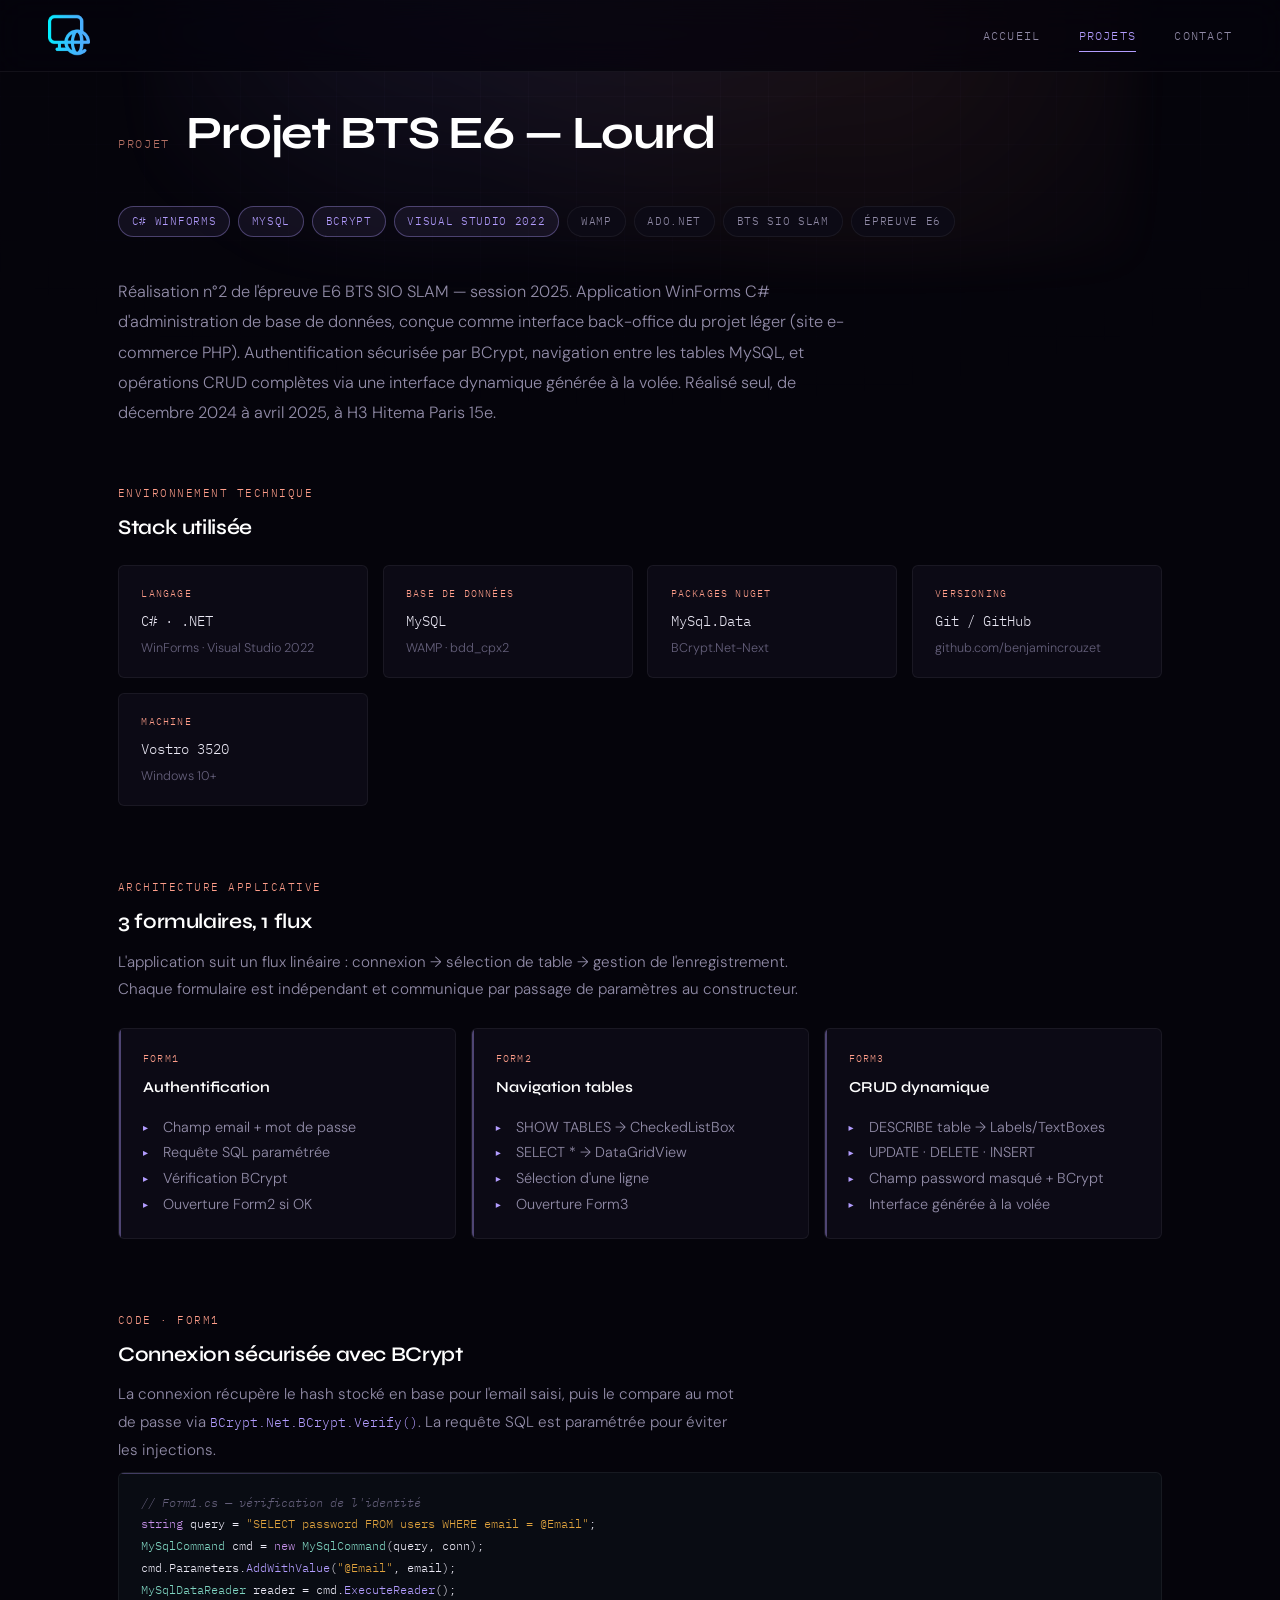
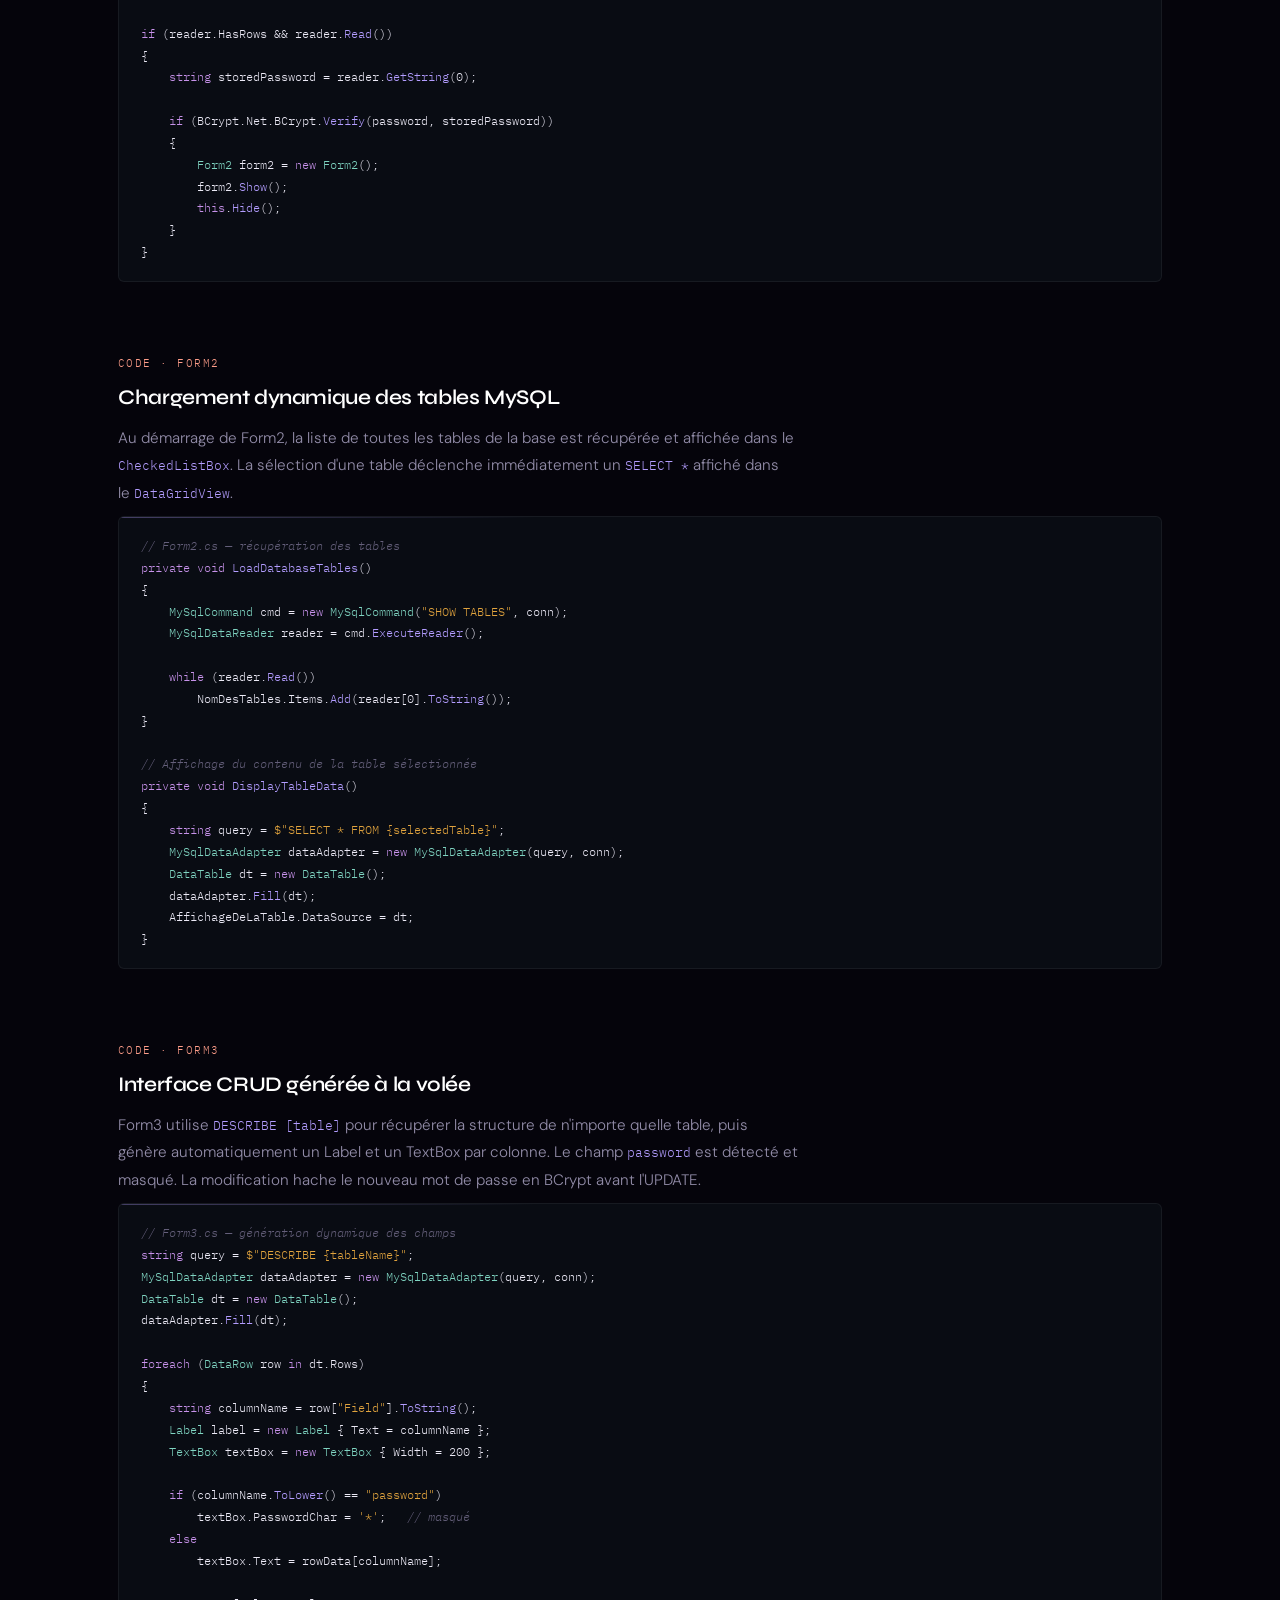
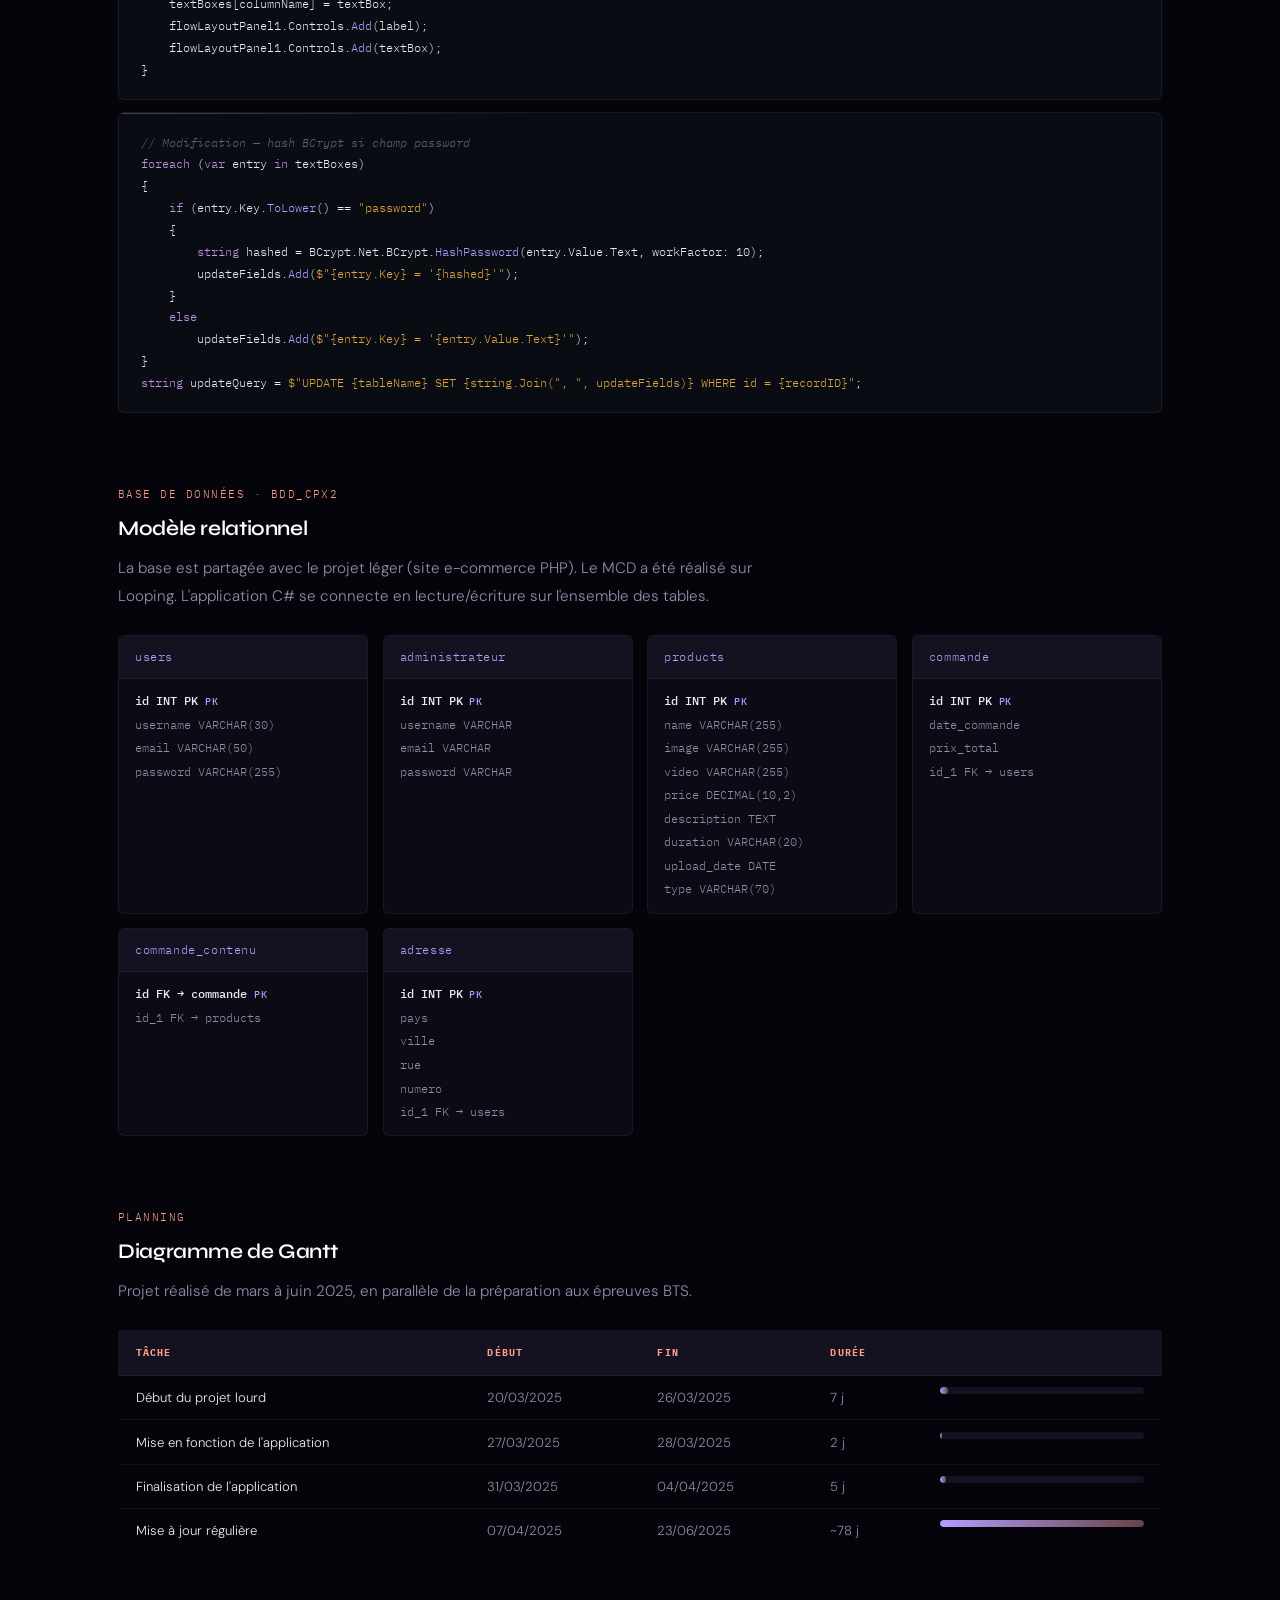
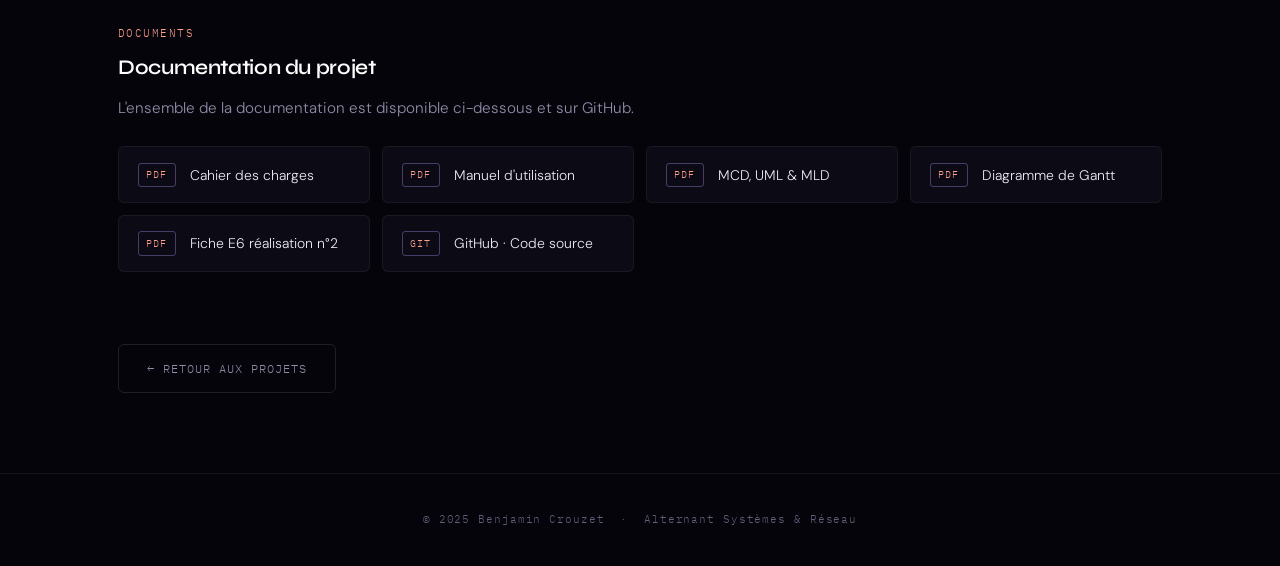
<file: portfolio/Projets/Projet_BTS_E6_lourd.html>
<!DOCTYPE html>
<html lang="fr">
<head>
  <meta charset="UTF-8">
  <meta name="viewport" content="width=device-width, initial-scale=1.0">
  <title>Benjamin Crouzet — Projet BTS E6 Lourd</title>
  <link rel="stylesheet" href="../style.css">
</head>
<body>

<nav>
  <a href="../index.html" class="nav-logo"><img src="../Assets/logo.png" alt="Logo Benjamin Crouzet"></a>
  <ul class="nav-links">
    <li><a href="../index.html">accueil</a></li>
    <li><a href="../projets.html">projets</a></li>
    <li><a href="../contact.html">contact</a></li>
  </ul>
</nav>

<main class="page">

  <!-- ── EN-TÊTE ── -->
  <div class="section-header reveal">
    <span class="section-num">projet</span>
    <h2>Projet BTS E6 — Lourd</h2>
  </div>

  <div class="tags reveal">
    <span class="tag accent">C# WinForms</span>
    <span class="tag accent">MySQL</span>
    <span class="tag accent">BCrypt</span>
    <span class="tag accent">Visual Studio 2022</span>
    <span class="tag">WAMP</span>
    <span class="tag">ADO.NET</span>
    <span class="tag">BTS SIO SLAM</span>
    <span class="tag">Épreuve E6</span>
  </div>

  <p class="project-intro reveal">
    Réalisation n°2 de l'épreuve E6 BTS SIO SLAM — session 2025.
    Application WinForms C# d'administration de base de données, conçue comme interface back-office
    du projet léger (site e-commerce PHP). Authentification sécurisée par BCrypt, navigation entre
    les tables MySQL, et opérations CRUD complètes via une interface dynamique générée à la volée.
    Réalisé seul, de décembre 2024 à avril 2025, à H3 Hitema Paris 15e.
  </p>

  <!-- ──────────────────────────────────────────
       STACK TECHNIQUE
  ────────────────────────────────────────── -->
  <div class="section-block reveal">
    <div class="block-label">Environnement technique</div>
    <h3>Stack utilisée</h3>

    <div class="stack-grid">
      <div class="stack-card">
        <div class="sc-label">Langage</div>
        <div class="sc-value">C# · .NET</div>
        <p>WinForms · Visual Studio 2022</p>
      </div>
      <div class="stack-card">
        <div class="sc-label">Base de données</div>
        <div class="sc-value">MySQL</div>
        <p>WAMP · bdd_cpx2</p>
      </div>
      <div class="stack-card">
        <div class="sc-label">Packages NuGet</div>
        <div class="sc-value">MySql.Data</div>
        <p>BCrypt.Net-Next</p>
      </div>
      <div class="stack-card">
        <div class="sc-label">Versioning</div>
        <div class="sc-value">Git / GitHub</div>
        <p>github.com/benjamincrouzet</p>
      </div>
      <div class="stack-card">
        <div class="sc-label">Machine</div>
        <div class="sc-value">Vostro 3520</div>
        <p>Windows 10+</p>
      </div>
    </div>
  </div>

  <!-- ──────────────────────────────────────────
       ARCHITECTURE — 3 FORMULAIRES
  ────────────────────────────────────────── -->
  <div class="section-block reveal">
    <div class="block-label">Architecture applicative</div>
    <h3>3 formulaires, 1 flux</h3>
    <p>L'application suit un flux linéaire : connexion → sélection de table → gestion de l'enregistrement.
    Chaque formulaire est indépendant et communique par passage de paramètres au constructeur.</p>

    <div class="forms-grid">
      <div class="form-card">
        <div class="fc-num">Form1</div>
        <h4>Authentification</h4>
        <ul>
          <li>Champ email + mot de passe</li>
          <li>Requête SQL paramétrée</li>
          <li>Vérification BCrypt</li>
          <li>Ouverture Form2 si OK</li>
        </ul>
      </div>
      <div class="form-card">
        <div class="fc-num">Form2</div>
        <h4>Navigation tables</h4>
        <ul>
          <li>SHOW TABLES → CheckedListBox</li>
          <li>SELECT * → DataGridView</li>
          <li>Sélection d'une ligne</li>
          <li>Ouverture Form3</li>
        </ul>
      </div>
      <div class="form-card">
        <div class="fc-num">Form3</div>
        <h4>CRUD dynamique</h4>
        <ul>
          <li>DESCRIBE table → Labels/TextBoxes</li>
          <li>UPDATE · DELETE · INSERT</li>
          <li>Champ password masqué + BCrypt</li>
          <li>Interface générée à la volée</li>
        </ul>
      </div>
    </div>
  </div>

  <!-- ──────────────────────────────────────────
       CODE — FORM1 : AUTHENTIFICATION
  ────────────────────────────────────────── -->
  <div class="section-block reveal">
    <div class="block-label">Code · Form1</div>
    <h3>Connexion sécurisée avec BCrypt</h3>
    <p>La connexion récupère le hash stocké en base pour l'email saisi, puis le compare
    au mot de passe via <code style="color:var(--accent);font-family:var(--mono)">BCrypt.Net.BCrypt.Verify()</code>.
    La requête SQL est paramétrée pour éviter les injections.</p>

    <div class="code-block">
<pre><span class="cm">// Form1.cs — vérification de l'identité</span>
<span class="kw">string</span> query = <span class="str">"SELECT password FROM users WHERE email = @Email"</span>;
<span class="type">MySqlCommand</span> cmd = <span class="kw">new</span> <span class="type">MySqlCommand</span>(query, conn);
cmd.Parameters.<span class="fn">AddWithValue</span>(<span class="str">"@Email"</span>, email);
<span class="type">MySqlDataReader</span> reader = cmd.<span class="fn">ExecuteReader</span>();

<span class="kw">if</span> (reader.HasRows && reader.<span class="fn">Read</span>())
{
    <span class="kw">string</span> storedPassword = reader.<span class="fn">GetString</span>(0);

    <span class="kw">if</span> (BCrypt.Net.BCrypt.<span class="fn">Verify</span>(password, storedPassword))
    {
        <span class="type">Form2</span> form2 = <span class="kw">new</span> <span class="type">Form2</span>();
        form2.<span class="fn">Show</span>();
        <span class="kw">this</span>.<span class="fn">Hide</span>();
    }
}</pre>
    </div>
  </div>

  <!-- ──────────────────────────────────────────
       CODE — FORM2 : CHARGEMENT DES TABLES
  ────────────────────────────────────────── -->
  <div class="section-block reveal">
    <div class="block-label">Code · Form2</div>
    <h3>Chargement dynamique des tables MySQL</h3>
    <p>Au démarrage de Form2, la liste de toutes les tables de la base est récupérée et
    affichée dans le <code style="color:var(--accent);font-family:var(--mono)">CheckedListBox</code>.
    La sélection d'une table déclenche immédiatement un <code style="color:var(--accent);font-family:var(--mono)">SELECT *</code>
    affiché dans le <code style="color:var(--accent);font-family:var(--mono)">DataGridView</code>.</p>

    <div class="code-block">
<pre><span class="cm">// Form2.cs — récupération des tables</span>
<span class="kw">private void</span> <span class="fn">LoadDatabaseTables</span>()
{
    <span class="type">MySqlCommand</span> cmd = <span class="kw">new</span> <span class="type">MySqlCommand</span>(<span class="str">"SHOW TABLES"</span>, conn);
    <span class="type">MySqlDataReader</span> reader = cmd.<span class="fn">ExecuteReader</span>();

    <span class="kw">while</span> (reader.<span class="fn">Read</span>())
        NomDesTables.Items.<span class="fn">Add</span>(reader[0].<span class="fn">ToString</span>());
}

<span class="cm">// Affichage du contenu de la table sélectionnée</span>
<span class="kw">private void</span> <span class="fn">DisplayTableData</span>()
{
    <span class="kw">string</span> query = <span class="str">$"SELECT * FROM {selectedTable}"</span>;
    <span class="type">MySqlDataAdapter</span> dataAdapter = <span class="kw">new</span> <span class="type">MySqlDataAdapter</span>(query, conn);
    <span class="type">DataTable</span> dt = <span class="kw">new</span> <span class="type">DataTable</span>();
    dataAdapter.<span class="fn">Fill</span>(dt);
    AffichageDeLaTable.DataSource = dt;
}</pre>
    </div>
  </div>

  <!-- ──────────────────────────────────────────
       CODE — FORM3 : CRUD DYNAMIQUE
  ────────────────────────────────────────── -->
  <div class="section-block reveal">
    <div class="block-label">Code · Form3</div>
    <h3>Interface CRUD générée à la volée</h3>
    <p>Form3 utilise <code style="color:var(--accent);font-family:var(--mono)">DESCRIBE [table]</code>
    pour récupérer la structure de n'importe quelle table, puis génère automatiquement un Label et un
    TextBox par colonne. Le champ <code style="color:var(--accent);font-family:var(--mono)">password</code>
    est détecté et masqué. La modification hache le nouveau mot de passe en BCrypt avant l'UPDATE.</p>

    <div class="code-block">
<pre><span class="cm">// Form3.cs — génération dynamique des champs</span>
<span class="kw">string</span> query = <span class="str">$"DESCRIBE {tableName}"</span>;
<span class="type">MySqlDataAdapter</span> dataAdapter = <span class="kw">new</span> <span class="type">MySqlDataAdapter</span>(query, conn);
<span class="type">DataTable</span> dt = <span class="kw">new</span> <span class="type">DataTable</span>();
dataAdapter.<span class="fn">Fill</span>(dt);

<span class="kw">foreach</span> (<span class="type">DataRow</span> row <span class="kw">in</span> dt.Rows)
{
    <span class="kw">string</span> columnName = row[<span class="str">"Field"</span>].<span class="fn">ToString</span>();
    <span class="type">Label</span> label = <span class="kw">new</span> <span class="type">Label</span> { Text = columnName };
    <span class="type">TextBox</span> textBox = <span class="kw">new</span> <span class="type">TextBox</span> { Width = 200 };

    <span class="kw">if</span> (columnName.<span class="fn">ToLower</span>() == <span class="str">"password"</span>)
        textBox.PasswordChar = <span class="str">'*'</span>;   <span class="cm">// masqué</span>
    <span class="kw">else</span>
        textBox.Text = rowData[columnName];

    textBoxes[columnName] = textBox;
    flowLayoutPanel1.Controls.<span class="fn">Add</span>(label);
    flowLayoutPanel1.Controls.<span class="fn">Add</span>(textBox);
}</pre>
    </div>

    <div class="code-block" style="margin-top:0.75rem;">
<pre><span class="cm">// Modification — hash BCrypt si champ password</span>
<span class="kw">foreach</span> (<span class="kw">var</span> entry <span class="kw">in</span> textBoxes)
{
    <span class="kw">if</span> (entry.Key.<span class="fn">ToLower</span>() == <span class="str">"password"</span>)
    {
        <span class="kw">string</span> hashed = BCrypt.Net.BCrypt.<span class="fn">HashPassword</span>(entry.Value.Text, workFactor: 10);
        updateFields.<span class="fn">Add</span>(<span class="str">$"{entry.Key} = '{hashed}'"</span>);
    }
    <span class="kw">else</span>
        updateFields.<span class="fn">Add</span>(<span class="str">$"{entry.Key} = '{entry.Value.Text}'"</span>);
}
<span class="kw">string</span> updateQuery = <span class="str">$"UPDATE {tableName} SET {string.Join(", ", updateFields)} WHERE id = {recordID}"</span>;</pre>
    </div>
  </div>

  <!-- ──────────────────────────────────────────
       BASE DE DONNÉES
  ────────────────────────────────────────── -->
  <div class="section-block reveal">
    <div class="block-label">Base de données · bdd_cpx2</div>
    <h3>Modèle relationnel</h3>
    <p>La base est partagée avec le projet léger (site e-commerce PHP). Le MCD a été réalisé
    sur Looping. L'application C# se connecte en lecture/écriture sur l'ensemble des tables.</p>

    <div class="db-grid">
      <div class="db-table-card">
        <div class="dt-header">users</div>
        <ul>
          <li class="pk">id INT PK</li>
          <li>username VARCHAR(30)</li>
          <li>email VARCHAR(50)</li>
          <li>password VARCHAR(255)</li>
        </ul>
      </div>
      <div class="db-table-card">
        <div class="dt-header">administrateur</div>
        <ul>
          <li class="pk">id INT PK</li>
          <li>username VARCHAR</li>
          <li>email VARCHAR</li>
          <li>password VARCHAR</li>
        </ul>
      </div>
      <div class="db-table-card">
        <div class="dt-header">products</div>
        <ul>
          <li class="pk">id INT PK</li>
          <li>name VARCHAR(255)</li>
          <li>image VARCHAR(255)</li>
          <li>video VARCHAR(255)</li>
          <li>price DECIMAL(10,2)</li>
          <li>description TEXT</li>
          <li>duration VARCHAR(20)</li>
          <li>upload_date DATE</li>
          <li>type VARCHAR(70)</li>
        </ul>
      </div>
      <div class="db-table-card">
        <div class="dt-header">commande</div>
        <ul>
          <li class="pk">id INT PK</li>
          <li>date_commande</li>
          <li>prix_total</li>
          <li>id_1 FK → users</li>
        </ul>
      </div>
      <div class="db-table-card">
        <div class="dt-header">commande_contenu</div>
        <ul>
          <li class="pk">id FK → commande</li>
          <li>id_1 FK → products</li>
        </ul>
      </div>
      <div class="db-table-card">
        <div class="dt-header">adresse</div>
        <ul>
          <li class="pk">id INT PK</li>
          <li>pays</li>
          <li>ville</li>
          <li>rue</li>
          <li>numero</li>
          <li>id_1 FK → users</li>
        </ul>
      </div>
    </div>
  </div>

  <!-- ──────────────────────────────────────────
       PLANNING
  ────────────────────────────────────────── -->
  <div class="section-block reveal">
    <div class="block-label">Planning</div>
    <h3>Diagramme de Gantt</h3>
    <p>Projet réalisé de mars à juin 2025, en parallèle de la préparation aux épreuves BTS.</p>

    <table class="gantt-table">
      <thead>
        <tr>
          <th>Tâche</th>
          <th>Début</th>
          <th>Fin</th>
          <th>Durée</th>
          <th></th>
        </tr>
      </thead>
      <tbody>
        <tr>
          <td style="color:var(--text);">Début du projet lourd</td>
          <td>20/03/2025</td>
          <td>26/03/2025</td>
          <td>7 j</td>
          <td><div class="gantt-bar-wrap"><div class="gantt-bar" style="width:4%"></div></div></td>
        </tr>
        <tr>
          <td style="color:var(--text);">Mise en fonction de l'application</td>
          <td>27/03/2025</td>
          <td>28/03/2025</td>
          <td>2 j</td>
          <td><div class="gantt-bar-wrap"><div class="gantt-bar" style="width:1%"></div></div></td>
        </tr>
        <tr>
          <td style="color:var(--text);">Finalisation de l'application</td>
          <td>31/03/2025</td>
          <td>04/04/2025</td>
          <td>5 j</td>
          <td><div class="gantt-bar-wrap"><div class="gantt-bar" style="width:3%"></div></div></td>
        </tr>
        <tr>
          <td style="color:var(--text);">Mise à jour régulière</td>
          <td>07/04/2025</td>
          <td>23/06/2025</td>
          <td>~78 j</td>
          <td><div class="gantt-bar-wrap"><div class="gantt-bar" style="width:100%"></div></div></td>
        </tr>
      </tbody>
    </table>
  </div>

  <!-- ──────────────────────────────────────────
       DOCUMENTS
  ────────────────────────────────────────── -->
  <div class="section-block reveal">
    <div class="block-label">Documents</div>
    <h3>Documentation du projet</h3>
    <p>L'ensemble de la documentation est disponible ci-dessous et sur GitHub.</p>

    <!-- Mettre les PDFs dans Assets/E6_lourd/ et adapter les href si besoin -->
    <div class="docs-grid">
      <a href="../Assets/E6_lourd/Cahier_Des_Charges_PPLOURD.pdf" class="doc-link" target="_blank">
        <span class="dl-icon">PDF</span>
        Cahier des charges
      </a>
      <a href="../Assets/E6_lourd/Manuel_d_utilisation_PPLOURD.pdf" class="doc-link" target="_blank">
        <span class="dl-icon">PDF</span>
        Manuel d'utilisation
      </a>
      <a href="../Assets/E6_lourd/MCD_UML_et_MLD.pdf" class="doc-link" target="_blank">
        <span class="dl-icon">PDF</span>
        MCD, UML &amp; MLD
      </a>
      <a href="../Assets/E6_lourd/PPLOURD_diagrame_gantts.pdf" class="doc-link" target="_blank">
        <span class="dl-icon">PDF</span>
        Diagramme de Gantt
      </a>
      <a href="../Assets/E6_lourd/SLAM-Fiche-presentation-situation-2_Lourd_.pdf" class="doc-link" target="_blank">
        <span class="dl-icon">PDF</span>
        Fiche E6 réalisation n°2
      </a>
      <a href="https://github.com/benjamincrouzet?tab=repositories" class="doc-link" target="_blank">
        <span class="dl-icon">GIT</span>
        GitHub · Code source
      </a>
    </div>
  </div>

  <div class="reveal" style="margin-top:2rem;">
    <a href="../projets.html" class="btn btn-ghost">← Retour aux projets</a>
  </div>

</main>

<footer>
  &copy; 2025 Benjamin Crouzet &nbsp;·&nbsp; Alternant Systèmes &amp; Réseau
</footer>

<script src="../script.js"></script>
</body>
</html>
</file>
<file: portfolio/style.css>
/* ═══════════════════════════════════════════════════════════════
   BENJAMIN CROUZET — PORTFOLIO
   Feuille de style unique. Toutes les pages s'appuient dessus,
   aucune page n'a besoin de son propre bloc <style>.

   SOMMAIRE
   01. Jetons de design (couleurs, typo, espacements)
   02. Base et réinitialisation
   03. Navigation
   04. Mise en page
   05. Titres et texte
   06. Boutons
   07. Étiquettes (tags)
   08. Page accueil — héro et parcours
   09. Page projets — grille de cartes
   10. Pages projet — blocs de contenu
   11. Captures d'écran
   12. Tableaux et listes
   13. Blocs de code
   14. Grilles spécifiques (stack, pages, base de données, Gantt…)
   15. Page contact
   16. Pied de page
   17. Animations
   18. Responsive
   19. Impression
═══════════════════════════════════════════════════════════════ */

@import url('https://fonts.googleapis.com/css2?family=Syne:wght@400;500;600;700;800&family=IBM+Plex+Mono:wght@400;500;600&family=DM+Sans:wght@300;400;500;600&display=swap');

/* ─────────────────────────────────────────
   01. JETONS DE DESIGN
   Modifier une valeur ici la change partout.
───────────────────────────────────────── */
:root {
  /* Fonds — du plus sombre au plus clair */
  --bg:        #05040b;
  --bg2:       #0c0a15;
  --bg3:       #141220;
  --bg-raised: #191627;
  --nav-bg:    rgba(5,4,11,0.74);   /* même teinte que --bg, translucide */

  /* Bordures */
  --border:        rgba(255,255,255,0.06);
  --border-strong: rgba(255,255,255,0.11);

  /* ── ACCENT ──────────────────────────────────────────────
     Une seule ligne à changer pour reteinter tout le site :
     --accent-rgb. Toutes les transparences en dérivent.
     --accent-2 sert aux touches secondaires (dégradés, jauges).
  ─────────────────────────────────────────────────────────── */
  --accent-rgb:   179, 157, 255;
  --accent-2-rgb: 255, 158, 138;

  --accent:        rgb(var(--accent-rgb));
  --accent-soft:   rgba(var(--accent-rgb), 0.35);
  --accent-dim:    rgba(var(--accent-rgb), 0.08);
  --accent-glow:   rgba(var(--accent-rgb), 0.18);
  --accent-line:   rgba(var(--accent-rgb), 0.022);

  /* Teinte des micro-libellés en petites capitales monospace.
     Vaut l'accent principal par défaut ; la décliner sur l'accent
     secondaire donne un rendu bicolore. */
  --accent-label:  var(--accent-2);

  --accent-2:      rgb(var(--accent-2-rgb));
  --accent-2-soft: rgba(var(--accent-2-rgb), 0.35);
  --accent-2-dim:  rgba(var(--accent-2-rgb), 0.08);

  /* Accent tertiaire — réservé aux avertissements */
  --warn: #e0a33e;
  --warn-dim: rgba(224,163,62,0.07);

  /* Texte */
  --text:   #eceaf6;
  --bright: #ffffff;
  --muted:  #928ca8;
  --faint:  #645f7a;

  /* Typographie */
  --mono:    'IBM Plex Mono', ui-monospace, monospace;
  --sans:    'DM Sans', system-ui, sans-serif;
  --display: 'Syne', var(--sans);

  /* Rayons */
  --r-sm: 3px;
  --r-md: 6px;
  --r-lg: 10px;

  /* Ombres */
  --shadow-sm: 0 1px 2px rgba(0,0,0,0.4);
  --shadow-md: 0 8px 24px -12px rgba(0,0,0,0.7);
  --shadow-lg: 0 24px 60px -24px rgba(0,0,0,0.85);

  /* Transitions */
  --t-fast: 0.18s cubic-bezier(0.4, 0, 0.2, 1);
  --t-base: 0.28s cubic-bezier(0.4, 0, 0.2, 1);

  /* Largeur de contenu */
  --w-page: 1140px;
  --w-text: 68ch;
}

/* ─────────────────────────────────────────
   02. BASE
───────────────────────────────────────── */
*, *::before, *::after { box-sizing: border-box; margin: 0; padding: 0; }

html {
  scroll-behavior: smooth;
  scroll-padding-top: 6rem;
  -webkit-text-size-adjust: 100%;
}

body {
  background: var(--bg);
  color: var(--text);
  font-family: var(--sans);
  font-weight: 300;
  font-size: 16px;
  line-height: 1.75;
  min-height: 100vh;
  overflow-x: hidden;
  -webkit-font-smoothing: antialiased;
  -moz-osx-font-smoothing: grayscale;
}

/* Texture de fond : grille fine + halo bicolore diffus en haut */
body::before {
  content: '';
  position: fixed;
  inset: 0;
  background-image:
    linear-gradient(var(--accent-line) 1px, transparent 1px),
    linear-gradient(90deg, var(--accent-line) 1px, transparent 1px);
  background-size: 48px 48px;
  mask-image: radial-gradient(ellipse 90% 60% at 50% 0%, #000 20%, transparent 80%);
  -webkit-mask-image: radial-gradient(ellipse 90% 60% at 50% 0%, #000 20%, transparent 80%);
  pointer-events: none;
  z-index: 0;
}

body::after {
  content: '';
  position: fixed;
  top: -30vh;
  left: 50%;
  width: 90vw;
  max-width: 1000px;
  height: 60vh;
  transform: translateX(-50%);
  background:
    radial-gradient(ellipse 60% 100% at 32% 40%, var(--accent-glow), transparent 70%),
    radial-gradient(ellipse 60% 100% at 72% 55%, rgba(var(--accent-2-rgb), 0.14), transparent 70%);
  opacity: 0.6;
  filter: blur(20px);
  pointer-events: none;
  z-index: 0;
}

::selection { background: var(--accent); color: var(--bg); }

/* Barre de défilement */
::-webkit-scrollbar { width: 10px; height: 10px; }
::-webkit-scrollbar-track { background: var(--bg); }
::-webkit-scrollbar-thumb {
  background: var(--bg3);
  border-radius: 10px;
  border: 2px solid var(--bg);
}
::-webkit-scrollbar-thumb:hover { background: var(--border-strong); }

/* Accessibilité — anneau de focus visible au clavier */
:focus-visible {
  outline: 2px solid var(--accent);
  outline-offset: 3px;
  border-radius: var(--r-sm);
}

a { color: inherit; }

code {
  font-family: var(--mono);
  font-size: 0.88em;
  color: var(--accent);
  word-break: break-word;
}

/* ─────────────────────────────────────────
   03. NAVIGATION
───────────────────────────────────────── */
nav {
  position: fixed;
  top: 0; left: 0; right: 0;
  z-index: 100;
  display: flex;
  align-items: center;
  justify-content: space-between;
  gap: 1.5rem;
  padding: 0.9rem clamp(1.25rem, 4vw, 3rem);
  background: var(--nav-bg);
  backdrop-filter: blur(16px) saturate(140%);
  -webkit-backdrop-filter: blur(16px) saturate(140%);
  border-bottom: 1px solid var(--border);
}

.nav-logo {
  display: inline-flex;
  align-items: center;
  font-family: var(--mono);
  font-size: 0.85rem;
  color: var(--accent);
  letter-spacing: 0.08em;
  text-decoration: none;
  border-radius: var(--r-md);
  transition: opacity var(--t-fast);
}

.nav-logo:hover { opacity: 0.75; }

/* Le logo est la seule image de la nav — les images de contenu
   sont dimensionnées par leur propre conteneur. */
.nav-logo img {
  width: 42px;
  height: auto;
  display: block;
  border-radius: var(--r-md);
}

.nav-links {
  display: flex;
  gap: clamp(1rem, 3vw, 2.5rem);
  list-style: none;
}

.nav-links a {
  position: relative;
  display: inline-block;
  padding: 0.35rem 0;
  font-family: var(--mono);
  font-size: 0.76rem;
  color: var(--muted);
  text-decoration: none;
  letter-spacing: 0.1em;
  text-transform: uppercase;
  transition: color var(--t-fast);
}

/* Soulignement animé */
.nav-links a::after {
  content: '';
  position: absolute;
  left: 0; bottom: 0;
  width: 100%;
  height: 1px;
  background: var(--accent);
  transform: scaleX(0);
  transform-origin: right;
  transition: transform var(--t-base);
}

.nav-links a:hover,
.nav-links a.active { color: var(--accent); }

.nav-links a:hover::after,
.nav-links a.active::after {
  transform: scaleX(1);
  transform-origin: left;
}

/* ─────────────────────────────────────────
   04. MISE EN PAGE
───────────────────────────────────────── */
.page {
  position: relative;
  z-index: 1;
  max-width: var(--w-page);
  margin: 0 auto;
  padding: clamp(6rem, 12vh, 8rem) clamp(1.25rem, 4vw, 3rem) 5rem;
}

/* ─────────────────────────────────────────
   05. TITRES ET TEXTE
───────────────────────────────────────── */
.section-header {
  display: flex;
  align-items: baseline;
  gap: 1rem;
  margin-bottom: 3rem;
}

.section-num {
  font-family: var(--mono);
  font-size: 0.75rem;
  color: var(--accent-label);
  opacity: 0.7;
  letter-spacing: 0.14em;
  text-transform: uppercase;
  flex-shrink: 0;
}

h2 {
  font-family: var(--display);
  font-size: clamp(1.9rem, 4.2vw, 2.9rem);
  font-weight: 700;
  color: var(--bright);
  letter-spacing: -0.025em;
  line-height: 1.08;
  text-wrap: balance;
}

/* Chapeau d'une page projet */
.project-intro {
  max-width: var(--w-text);
  color: var(--muted);
  font-size: 1.02rem;
  line-height: 1.85;
  margin-bottom: 3.5rem;
  text-wrap: pretty;
}

.project-intro strong { color: var(--text); font-weight: 500; }

.project-meta { margin-bottom: 1.5rem; }

.project-meta .project-type {
  font-family: var(--mono);
  font-size: 0.68rem;
  color: var(--accent-label);
  letter-spacing: 0.12em;
  text-transform: uppercase;
}

/* ─────────────────────────────────────────
   06. BOUTONS
───────────────────────────────────────── */
.btn {
  display: inline-flex;
  align-items: center;
  gap: 0.5rem;
  padding: 0.8rem 1.75rem;
  font-family: var(--mono);
  font-size: 0.78rem;
  letter-spacing: 0.08em;
  text-transform: uppercase;
  text-decoration: none;
  border-radius: var(--r-md);
  border: 1px solid transparent;
  transition: all var(--t-base);
  cursor: pointer;
  white-space: nowrap;
}

.btn-primary {
  background: var(--accent);
  color: var(--bg);
  border-color: var(--accent);
  font-weight: 500;
  box-shadow: 0 0 0 0 var(--accent-glow);
}

.btn-primary:hover {
  background: transparent;
  color: var(--accent);
  box-shadow: 0 0 28px -4px var(--accent-glow);
  transform: translateY(-1px);
}

.btn-ghost {
  background: transparent;
  color: var(--muted);
  border-color: var(--border-strong);
}

.btn-ghost:hover {
  border-color: var(--accent-soft);
  color: var(--accent);
  background: var(--accent-dim);
  transform: translateY(-1px);
}

/* ─────────────────────────────────────────
   07. ÉTIQUETTES
───────────────────────────────────────── */
.tags {
  display: flex;
  flex-wrap: wrap;
  gap: 0.5rem;
  margin-bottom: 2.5rem;
}

.tag {
  font-family: var(--mono);
  font-size: 0.7rem;
  padding: 0.3rem 0.8rem;
  border: 1px solid var(--border);
  border-radius: 100px;
  color: var(--muted);
  letter-spacing: 0.06em;
  text-transform: uppercase;
  background: var(--bg2);
  transition: border-color var(--t-fast), color var(--t-fast), background var(--t-fast);
}

.tag:hover {
  border-color: var(--accent-soft);
  color: var(--accent);
}

.tag.accent {
  border-color: var(--accent-soft);
  color: var(--accent);
  background: var(--accent-dim);
}

/* ─────────────────────────────────────────
   08. PAGE ACCUEIL
───────────────────────────────────────── */
#accueil {
  min-height: 100vh;
  display: flex;
  flex-direction: column;
  justify-content: center;
  padding-top: 8rem;
}

.hero-label {
  display: inline-flex;
  align-items: center;
  gap: 0.75rem;
  font-family: var(--mono);
  font-size: 0.72rem;
  color: var(--accent-label);
  letter-spacing: 0.16em;
  text-transform: uppercase;
  margin-bottom: 1.75rem;
}

/* Pastille clignotante « disponible » */
.hero-label::before {
  content: '';
  width: 7px;
  height: 7px;
  border-radius: 50%;
  background: var(--accent);
  box-shadow: 0 0 0 0 var(--accent);
  animation: pulse 2.4s infinite;
  flex-shrink: 0;
}

@keyframes pulse {
  0%   { box-shadow: 0 0 0 0 rgba(var(--accent-rgb), 0.5); }
  70%  { box-shadow: 0 0 0 9px rgba(var(--accent-rgb), 0); }
  100% { box-shadow: 0 0 0 0 rgba(var(--accent-rgb), 0); }
}

h1 {
  font-family: var(--display);
  font-size: clamp(2.9rem, 8vw, 6rem);
  font-weight: 800;
  line-height: 1.02;
  letter-spacing: -0.035em;
  color: var(--bright);
  margin-bottom: 0.6rem;
  background: linear-gradient(160deg, #ffffff 25%, #b9c2d6 100%);
  -webkit-background-clip: text;
  background-clip: text;
  -webkit-text-fill-color: transparent;
}

.hero-sub {
  font-family: var(--display);
  font-size: clamp(1.35rem, 3vw, 2.3rem);
  font-weight: 400;
  color: var(--muted);
  letter-spacing: -0.01em;
  margin-bottom: 1.75rem;
}

.hero-sub span { color: var(--accent); font-weight: 600; }

.hero-bio {
  max-width: 58ch;
  font-size: 1.05rem;
  color: var(--muted);
  line-height: 1.85;
  margin-bottom: 2.5rem;
  text-wrap: pretty;
}

.hero-cta { display: flex; gap: 0.9rem; flex-wrap: wrap; }

/* ── Parcours ── */
.xp-block {
  display: flex;
  gap: 2rem;
  padding: 1.9rem 1rem 1.9rem 0;
  border-bottom: 1px solid var(--border);
  align-items: flex-start;
  border-radius: var(--r-md);
  transition: background var(--t-base);
}

.xp-block:last-child { border-bottom: none; }
.xp-block:hover { background: rgba(255,255,255,0.015); }

.xp-date {
  font-family: var(--mono);
  font-size: 0.73rem;
  color: var(--accent-label);
  min-width: 116px;
  padding-top: 0.35rem;
  letter-spacing: 0.05em;
  flex-shrink: 0;
}

.xp-content h3 {
  font-family: var(--display);
  font-size: 1.05rem;
  font-weight: 600;
  color: var(--bright);
  margin-bottom: 0.2rem;
  letter-spacing: -0.01em;
}

.xp-org {
  font-size: 0.84rem;
  color: var(--accent);
  margin-bottom: 0.5rem;
}

.xp-content p {
  font-size: 0.9rem;
  color: var(--muted);
  line-height: 1.75;
  max-width: 62ch;
}

/* ─────────────────────────────────────────
   09. PAGE PROJETS — GRILLE
───────────────────────────────────────── */
.projects-grid {
  display: grid;
  grid-template-columns: repeat(auto-fill, minmax(320px, 1fr));
  gap: 1.25rem;
}

.project-card {
  display: flex;
  flex-direction: column;
  background: linear-gradient(165deg, var(--bg2), var(--bg));
  border: 1px solid var(--border);
  border-radius: var(--r-lg);
  padding: 1.75rem;
  position: relative;
  overflow: hidden;
  transition: border-color var(--t-base), transform var(--t-base), box-shadow var(--t-base);
}

/* Liseré coloré à gauche, révélé au survol */
.project-card::before {
  content: '';
  position: absolute;
  top: 0; left: 0;
  width: 2px;
  height: 100%;
  background: linear-gradient(180deg, var(--accent), transparent);
  opacity: 0;
  transition: opacity var(--t-base);
}

.project-card:hover {
  border-color: var(--accent-soft);
  transform: translateY(-3px);
  box-shadow: var(--shadow-md);
}

.project-card:hover::before { opacity: 1; }

.project-type {
  font-family: var(--mono);
  font-size: 0.66rem;
  color: var(--accent-label);
  letter-spacing: 0.13em;
  text-transform: uppercase;
  margin-bottom: 0.7rem;
}

.project-card h3 {
  font-family: var(--display);
  font-size: 1.18rem;
  font-weight: 600;
  color: var(--bright);
  margin-bottom: 0.6rem;
  letter-spacing: -0.015em;
  line-height: 1.3;
}

.project-card p {
  font-size: 0.89rem;
  color: var(--muted);
  line-height: 1.72;
  margin-bottom: 1.25rem;
}

.project-stack {
  display: flex;
  flex-wrap: wrap;
  gap: 0.35rem;
  margin-top: auto;
}

.stack-tag {
  font-family: var(--mono);
  font-size: 0.63rem;
  padding: 0.18rem 0.55rem;
  background: var(--bg3);
  border: 1px solid var(--border);
  border-radius: var(--r-sm);
  color: var(--faint);
  letter-spacing: 0.05em;
  transition: color var(--t-fast), border-color var(--t-fast);
}

.project-card:hover .stack-tag { color: var(--muted); }

.project-link {
  display: inline-flex;
  align-items: center;
  gap: 0.4rem;
  font-family: var(--mono);
  font-size: 0.71rem;
  color: var(--accent);
  text-decoration: none;
  letter-spacing: 0.06em;
  margin-top: 1.15rem;
  opacity: 0.8;
  transition: opacity var(--t-fast), gap var(--t-fast);
}

.project-card:hover .project-link { opacity: 1; gap: 0.7rem; }

/* Toute la carte devient cliquable si elle contient un .project-link */
.project-card:has(.project-link) { cursor: pointer; }

/* ─────────────────────────────────────────
   10. PAGES PROJET — BLOCS DE CONTENU
───────────────────────────────────────── */
.section-block {
  margin-bottom: 4.5rem;
  scroll-margin-top: 6rem;
}

.block-label {
  font-family: var(--mono);
  font-size: 0.66rem;
  color: var(--accent-label);
  letter-spacing: 0.14em;
  text-transform: uppercase;
  margin-bottom: 0.7rem;
}

.section-block h3 {
  font-family: var(--display);
  font-size: 1.3rem;
  font-weight: 600;
  color: var(--bright);
  margin-bottom: 0.85rem;
  letter-spacing: -0.018em;
  line-height: 1.3;
}

.section-block h4 {
  font-family: var(--display);
  font-size: 0.95rem;
  font-weight: 600;
  color: var(--text);
  margin-bottom: 0.5rem;
}

.section-block p {
  color: var(--muted);
  font-size: 0.95rem;
  line-height: 1.82;
  max-width: var(--w-text);
  text-wrap: pretty;
}

.section-block p + p { margin-top: 1rem; }
.section-block p strong { color: var(--text); font-weight: 500; }

/* ── Encadré ── */
.callout {
  margin-top: 1.5rem;
  border: 1px solid var(--border);
  border-left: 2px solid var(--accent);
  background: linear-gradient(100deg, var(--accent-dim), var(--bg2) 45%);
  padding: 1.35rem 1.6rem;
  border-radius: 0 var(--r-md) var(--r-md) 0;
  max-width: 780px;
}

.callout .co-label {
  font-family: var(--mono);
  font-size: 0.64rem;
  color: var(--accent-label);
  text-transform: uppercase;
  letter-spacing: 0.12em;
  margin-bottom: 0.55rem;
}

.callout p {
  font-size: 0.91rem;
  color: var(--muted);
  line-height: 1.82;
  max-width: none;
}

.callout p + p { margin-top: 0.85rem; }
.callout p strong { color: var(--text); font-weight: 500; }

.callout.warn { border-left-color: var(--warn); }
.callout.warn .co-label { color: var(--warn); }
.callout.warn { background: linear-gradient(100deg, var(--warn-dim), var(--bg2) 45%); }

/* ── Grille de cartes d'infos ── */
.infra-grid,
.stack-grid {
  display: grid;
  grid-template-columns: repeat(auto-fit, minmax(210px, 1fr));
  gap: 0.9rem;
  margin-top: 1.5rem;
}

.infra-card,
.stack-card {
  background: var(--bg2);
  border: 1px solid var(--border);
  border-radius: var(--r-md);
  padding: 1.2rem 1.4rem;
  transition: border-color var(--t-base), transform var(--t-base);
}

.infra-card:hover,
.stack-card:hover {
  border-color: var(--border-strong);
  transform: translateY(-2px);
}

.infra-card .ic-label,
.stack-card .sc-label {
  font-family: var(--mono);
  font-size: 0.63rem;
  color: var(--accent-label);
  text-transform: uppercase;
  letter-spacing: 0.12em;
  margin-bottom: 0.4rem;
}

.infra-card .ic-value,
.stack-card .sc-value {
  font-family: var(--mono);
  font-size: 0.86rem;
  color: var(--text);
  word-break: break-word;
}

.infra-card p,
.stack-card p {
  font-size: 0.79rem;
  color: var(--faint);
  margin-top: 0.3rem;
  line-height: 1.6;
}

/* ─────────────────────────────────────────
   11. CAPTURES D'ÉCRAN
───────────────────────────────────────── */
.screenshot-block {
  margin-top: 1.5rem;
  background: var(--bg2);
  border: 1px solid var(--border);
  border-radius: var(--r-md);
  overflow: hidden;
  transition: border-color var(--t-base), box-shadow var(--t-base);
}

.screenshot-block:hover {
  border-color: var(--border-strong);
  box-shadow: var(--shadow-md);
}

.screenshot-block img {
  width: 100%;
  height: auto;
  display: block;
  border-bottom: 1px solid var(--border);
  cursor: zoom-in;
  background: #0b0e15;
}

.screenshot-caption {
  padding: 0.8rem 1.2rem;
  font-family: var(--mono);
  font-size: 0.7rem;
  color: var(--muted);
  letter-spacing: 0.04em;
  display: flex;
  align-items: flex-start;
  gap: 0.7rem;
  line-height: 1.65;
}

.screenshot-caption::before {
  content: '';
  width: 6px;
  height: 6px;
  border-radius: 50%;
  background: var(--accent);
  flex-shrink: 0;
  margin-top: 0.5rem;
}

.screenshots-row {
  display: grid;
  grid-template-columns: 1fr 1fr;
  gap: 1rem;
  margin-top: 1.5rem;
  align-items: start;
}

.screenshot-placeholder {
  margin-top: 1.5rem;
  border: 1px dashed var(--border-strong);
  border-radius: var(--r-md);
  padding: 3rem 1.5rem;
  text-align: center;
  font-family: var(--mono);
  font-size: 0.75rem;
  color: var(--faint);
  background: var(--bg2);
}

/* Visionneuse plein écran (activée par script.js) */
.lightbox {
  position: fixed;
  inset: 0;
  z-index: 200;
  display: flex;
  align-items: center;
  justify-content: center;
  padding: 3vmin;
  background: rgba(4,6,11,0.94);
  backdrop-filter: blur(6px);
  -webkit-backdrop-filter: blur(6px);
  opacity: 0;
  pointer-events: none;
  transition: opacity var(--t-base);
  cursor: zoom-out;
}

.lightbox.open { opacity: 1; pointer-events: auto; }

.lightbox img {
  max-width: 100%;
  max-height: 100%;
  border-radius: var(--r-md);
  border: 1px solid var(--border-strong);
  box-shadow: var(--shadow-lg);
}

.lightbox .lb-close {
  position: absolute;
  top: 1.5rem;
  right: 1.75rem;
  font-family: var(--mono);
  font-size: 0.75rem;
  letter-spacing: 0.12em;
  text-transform: uppercase;
  color: var(--muted);
  background: none;
  border: 1px solid var(--border-strong);
  border-radius: var(--r-md);
  padding: 0.5rem 1rem;
  cursor: pointer;
  transition: color var(--t-fast), border-color var(--t-fast);
}

.lightbox .lb-close:hover { color: var(--accent); border-color: var(--accent-soft); }

/* ─────────────────────────────────────────
   12. TABLEAUX ET LISTES
───────────────────────────────────────── */
.table-wrap {
  margin-top: 1.5rem;
  overflow-x: auto;
  border: 1px solid var(--border);
  border-radius: var(--r-md);
  background: var(--bg2);
}

table.data,
.gantt-table {
  width: 100%;
  border-collapse: collapse;
  font-size: 0.82rem;
}

table.data th,
.gantt-table th {
  font-family: var(--mono);
  font-size: 0.63rem;
  text-transform: uppercase;
  letter-spacing: 0.12em;
  color: var(--accent-label);
  text-align: left;
  padding: 0.85rem 1.1rem;
  border-bottom: 1px solid var(--border-strong);
  white-space: nowrap;
  background: var(--bg3);
}

table.data td,
.gantt-table td {
  padding: 0.7rem 1.1rem;
  color: var(--muted);
  border-bottom: 1px solid var(--border);
  vertical-align: top;
  line-height: 1.6;
}

table.data tr:last-child td,
.gantt-table tr:last-child td { border-bottom: none; }

table.data tbody tr { transition: background var(--t-fast); }
table.data tbody tr:hover { background: rgba(255,255,255,0.02); }

table.data td.mono {
  font-family: var(--mono);
  color: var(--text);
  white-space: nowrap;
}

/* Diagramme de Gantt simplifié */
.gantt-table { margin-top: 1.5rem; }

.gantt-bar-wrap {
  background: var(--bg3);
  border-radius: 100px;
  height: 7px;
  overflow: hidden;
  min-width: 120px;
}

.gantt-bar {
  height: 100%;
  background: linear-gradient(90deg, var(--accent), var(--accent-2-soft));
  border-radius: 100px;
}

/* Liste à puces discrètes */
ul.clean,
.features-col ul,
.form-card ul {
  list-style: none;
  margin-top: 0.9rem;
  max-width: var(--w-text);
}

ul.clean li,
.features-col ul li,
.form-card ul li {
  color: var(--muted);
  font-size: 0.9rem;
  line-height: 1.78;
  padding-left: 1.25rem;
  position: relative;
}

ul.clean li::before,
.features-col ul li::before,
.form-card ul li::before {
  content: '▸';
  position: absolute;
  left: 0;
  color: var(--accent);
  font-size: 0.7em;
  top: 0.42em;
}

ul.clean li strong { color: var(--text); font-weight: 500; }

/* ─────────────────────────────────────────
   13. BLOCS DE CODE
───────────────────────────────────────── */
.code-label {
  font-family: var(--mono);
  font-size: 0.66rem;
  color: var(--faint);
  letter-spacing: 0.1em;
  text-transform: uppercase;
  margin: 1.5rem 0 0.5rem;
}

.code-block {
  background: #090c13;
  border: 1px solid var(--border);
  border-radius: var(--r-md);
  padding: 1.15rem 1.35rem;
  overflow-x: auto;
  margin-top: 0.5rem;
  position: relative;
}

/* Trois pastilles façon fenêtre de terminal */
.code-block::before {
  content: '';
  position: absolute;
  top: 0; left: 0; right: 0;
  height: 1px;
  background: linear-gradient(90deg, var(--accent-soft), transparent 40%);
}

.code-block pre {
  font-family: var(--mono);
  font-size: 0.78rem;
  line-height: 1.75;
  color: var(--text);
  white-space: pre;
}

/* Coloration syntaxique — noms conservés depuis les pages existantes */
.code-block .comment,
.code-block .cm { color: var(--faint); font-style: italic; }
.code-block .cmd,
.code-block .fn { color: var(--accent); }
.code-block .param,
.code-block .ac { color: #6fa8ff; }
.code-block .string,
.code-block .str { color: var(--warn); }
.code-block .kw   { color: #c792ea; }
.code-block .type { color: #7fd4c1; }

/* ─────────────────────────────────────────
   14. GRILLES SPÉCIFIQUES
───────────────────────────────────────── */

/* Pages d'une application */
.pages-grid {
  display: grid;
  grid-template-columns: repeat(auto-fit, minmax(250px, 1fr));
  gap: 0.9rem;
  margin-top: 1.5rem;
}

.page-card {
  background: var(--bg2);
  border: 1px solid var(--border);
  border-radius: var(--r-md);
  padding: 1.2rem 1.4rem;
  transition: border-color var(--t-base), transform var(--t-base);
}

.page-card:hover { border-color: var(--border-strong); transform: translateY(-2px); }

.page-card .pc-file {
  font-family: var(--mono);
  font-size: 0.72rem;
  color: var(--accent);
  margin-bottom: 0.45rem;
  word-break: break-all;
}

.page-card .pc-access {
  display: inline-block;
  font-family: var(--mono);
  font-size: 0.6rem;
  letter-spacing: 0.1em;
  text-transform: uppercase;
  padding: 0.14rem 0.5rem;
  border-radius: 100px;
  margin-bottom: 0.6rem;
  border: 1px solid var(--border-strong);
  color: var(--faint);
}

.page-card .pc-access.admin { color: #ff8f8f; border-color: rgba(255,143,143,0.35); background: rgba(255,143,143,0.07); }
.page-card .pc-access.user  { color: var(--accent); border-color: var(--accent-soft); background: var(--accent-dim); }
.page-card .pc-access.pub   { color: #6fa8ff; border-color: rgba(111,168,255,0.35); background: rgba(111,168,255,0.07); }

.page-card h4 {
  font-family: var(--display);
  font-size: 0.95rem;
  font-weight: 600;
  color: var(--bright);
  margin-bottom: 0.35rem;
}

.page-card p { font-size: 0.82rem; color: var(--muted); line-height: 1.65; }

/* Fonctionnalités en colonnes */
.features-cols {
  display: grid;
  grid-template-columns: repeat(auto-fit, minmax(260px, 1fr));
  gap: 2rem;
  margin-top: 1.5rem;
}

.features-col h4 {
  font-family: var(--display);
  font-size: 0.95rem;
  font-weight: 600;
  color: var(--bright);
  margin-bottom: 0.3rem;
  padding-bottom: 0.5rem;
  border-bottom: 1px solid var(--border);
}

/* Modèle de données */
.db-grid {
  display: grid;
  grid-template-columns: repeat(auto-fit, minmax(215px, 1fr));
  gap: 0.9rem;
  margin-top: 1.5rem;
}

.db-table-card {
  background: var(--bg2);
  border: 1px solid var(--border);
  border-radius: var(--r-md);
  overflow: hidden;
  transition: border-color var(--t-base);
}

.db-table-card:hover { border-color: var(--border-strong); }

.db-table-card .dt-header {
  background: var(--bg3);
  padding: 0.65rem 1rem;
  font-family: var(--mono);
  font-size: 0.75rem;
  color: var(--accent);
  border-bottom: 1px solid var(--border);
  letter-spacing: 0.05em;
}

.db-table-card ul { list-style: none; padding: 0.7rem 1rem; margin: 0; }

.db-table-card ul li {
  font-family: var(--mono);
  font-size: 0.72rem;
  color: var(--muted);
  padding: 0.16rem 0;
  padding-left: 0;
  line-height: 1.6;
}

.db-table-card ul li::before { content: none; }
.db-table-card ul li.pk { color: var(--text); font-weight: 500; }
.db-table-card ul li.pk::after {
  content: ' PK';
  font-size: 0.85em;
  color: var(--accent);
  letter-spacing: 0.08em;
}

/* Formulaires / étapes numérotées */
.forms-grid {
  display: grid;
  grid-template-columns: repeat(auto-fit, minmax(250px, 1fr));
  gap: 0.9rem;
  margin-top: 1.5rem;
}

.form-card {
  background: var(--bg2);
  border: 1px solid var(--border);
  border-radius: var(--r-md);
  padding: 1.3rem 1.5rem;
  position: relative;
  overflow: hidden;
  transition: border-color var(--t-base), transform var(--t-base);
}

.form-card::before {
  content: '';
  position: absolute;
  top: 0; left: 0;
  width: 2px;
  height: 100%;
  background: var(--accent);
  opacity: 0.4;
}

.form-card:hover { border-color: var(--border-strong); transform: translateY(-2px); }

.form-card .fc-num {
  font-family: var(--mono);
  font-size: 0.63rem;
  color: var(--accent-label);
  letter-spacing: 0.12em;
  text-transform: uppercase;
  margin-bottom: 0.4rem;
}

.form-card h4 {
  font-family: var(--display);
  font-size: 0.95rem;
  font-weight: 600;
  color: var(--bright);
  margin-bottom: 0.3rem;
}

/* Documents téléchargeables */
.docs-grid {
  display: grid;
  grid-template-columns: repeat(auto-fit, minmax(250px, 1fr));
  gap: 0.75rem;
  margin-top: 1.5rem;
}

.doc-link {
  display: flex;
  align-items: center;
  gap: 0.9rem;
  padding: 0.95rem 1.2rem;
  background: var(--bg2);
  border: 1px solid var(--border);
  border-radius: var(--r-md);
  text-decoration: none;
  color: var(--text);
  font-size: 0.87rem;
  transition: border-color var(--t-base), color var(--t-base), transform var(--t-base);
}

.doc-link:hover {
  border-color: var(--accent-soft);
  color: var(--accent);
  transform: translateX(3px);
}

.doc-link .dl-icon {
  font-family: var(--mono);
  font-size: 0.62rem;
  color: var(--accent-label);
  letter-spacing: 0.1em;
  text-transform: uppercase;
  border: 1px solid var(--accent-soft);
  border-radius: var(--r-sm);
  padding: 0.15rem 0.45rem;
  flex-shrink: 0;
}

/* ─────────────────────────────────────────
   15. PAGE CONTACT
───────────────────────────────────────── */
.contact-grid {
  display: grid;
  grid-template-columns: 1.05fr 0.95fr;
  gap: 2.5rem;
  align-items: start;
}

.contact-text p {
  color: var(--muted);
  font-size: 1rem;
  line-height: 1.85;
  margin-bottom: 2rem;
  max-width: 52ch;
}

.contact-links { display: flex; flex-direction: column; gap: 0.7rem; }

.contact-item {
  display: flex;
  align-items: center;
  gap: 1rem;
  text-decoration: none;
  color: var(--text);
  font-size: 0.89rem;
  padding: 0.9rem 1.2rem;
  border: 1px solid var(--border);
  border-radius: var(--r-md);
  background: var(--bg2);
  transition: border-color var(--t-base), color var(--t-base), transform var(--t-base);
  word-break: break-word;
}

a.contact-item:hover {
  border-color: var(--accent-soft);
  color: var(--accent);
  transform: translateX(3px);
}

.ci-icon {
  font-family: var(--mono);
  font-size: 0.64rem;
  color: var(--accent-label);
  min-width: 62px;
  letter-spacing: 0.1em;
  text-transform: uppercase;
  flex-shrink: 0;
}

.contact-aside {
  background: linear-gradient(165deg, var(--bg2), var(--bg));
  border: 1px solid var(--border);
  border-radius: var(--r-lg);
  padding: 1.9rem;
}

.contact-aside h3,
.lang-block h3 {
  font-family: var(--display);
  font-size: 0.98rem;
  font-weight: 600;
  color: var(--bright);
  margin-bottom: 1.2rem;
  letter-spacing: -0.01em;
}

.skill-list { display: flex; flex-direction: column; gap: 0.8rem; }

.skill-item {
  display: flex;
  justify-content: space-between;
  align-items: center;
  gap: 1rem;
  font-family: var(--mono);
  font-size: 0.74rem;
  color: var(--muted);
  letter-spacing: 0.04em;
}

.skill-bar {
  width: 110px;
  height: 3px;
  background: var(--bg3);
  border-radius: 100px;
  overflow: hidden;
  flex-shrink: 0;
}

.skill-fill {
  height: 100%;
  background: linear-gradient(90deg, var(--accent-2), var(--accent));
  border-radius: 100px;
}

.lang-block {
  margin-top: 1.6rem;
  padding-top: 1.6rem;
  border-top: 1px solid var(--border);
}

/* ─────────────────────────────────────────
   16. PIED DE PAGE
───────────────────────────────────────── */
footer {
  position: relative;
  z-index: 1;
  text-align: center;
  padding: 2.25rem 1.5rem;
  border-top: 1px solid var(--border);
  font-family: var(--mono);
  font-size: 0.7rem;
  color: var(--faint);
  letter-spacing: 0.08em;
}

footer a { color: var(--muted); text-decoration: none; transition: color var(--t-fast); }
footer a:hover { color: var(--accent); }

/* ─────────────────────────────────────────
   17. ANIMATIONS
───────────────────────────────────────── */
.reveal {
  opacity: 0;
  transform: translateY(18px);
  transition: opacity 0.65s ease, transform 0.65s cubic-bezier(0.16, 1, 0.3, 1);
}

.reveal.visible { opacity: 1; transform: none; }

@media (prefers-reduced-motion: reduce) {
  html { scroll-behavior: auto; }
  *, *::before, *::after {
    animation-duration: 0.01ms !important;
    animation-iteration-count: 1 !important;
    transition-duration: 0.01ms !important;
  }
  .reveal { opacity: 1; transform: none; }
}

/* ─────────────────────────────────────────
   18. RESPONSIVE
───────────────────────────────────────── */
@media (max-width: 900px) {
  .contact-grid { grid-template-columns: 1fr; gap: 2rem; }
}

@media (max-width: 750px) {
  .screenshots-row { grid-template-columns: 1fr; }
  .features-cols { gap: 1.5rem; }
}

@media (max-width: 700px) {
  body { font-size: 15px; }
  nav { padding: 0.75rem 1.25rem; }
  .nav-logo img { width: 36px; }
  .nav-links { gap: 1.1rem; }
  .nav-links a { font-size: 0.7rem; letter-spacing: 0.06em; }
  #accueil { padding-top: 6.5rem; min-height: auto; }
  .xp-block { flex-direction: column; gap: 0.4rem; padding: 1.5rem 0; }
  .xp-date { min-width: auto; padding-top: 0; }
  .section-header { gap: 0.75rem; margin-bottom: 2.25rem; }
  .section-block { margin-bottom: 3.25rem; }
  .projects-grid { grid-template-columns: 1fr; }
  .hero-cta .btn { flex: 1 1 auto; justify-content: center; }
  .contact-item { flex-wrap: wrap; gap: 0.4rem 1rem; }
}

@media (max-width: 420px) {
  .skill-item { flex-direction: column; align-items: flex-start; gap: 0.35rem; }
  .skill-bar { width: 100%; }
}

/* ─────────────────────────────────────────
   19. IMPRESSION
───────────────────────────────────────── */
@media print {
  body { background: #fff; color: #111; }
  body::before, body::after, nav, .lightbox { display: none !important; }
  .page { padding: 0; max-width: none; }
  .reveal { opacity: 1 !important; transform: none !important; }
  h1, h2, h3, h4 { color: #000; -webkit-text-fill-color: #000; }
  .section-block p, .project-intro, .callout p { color: #333; }
  .screenshot-block, .infra-card, .callout, .table-wrap { break-inside: avoid; }
}
</file>
